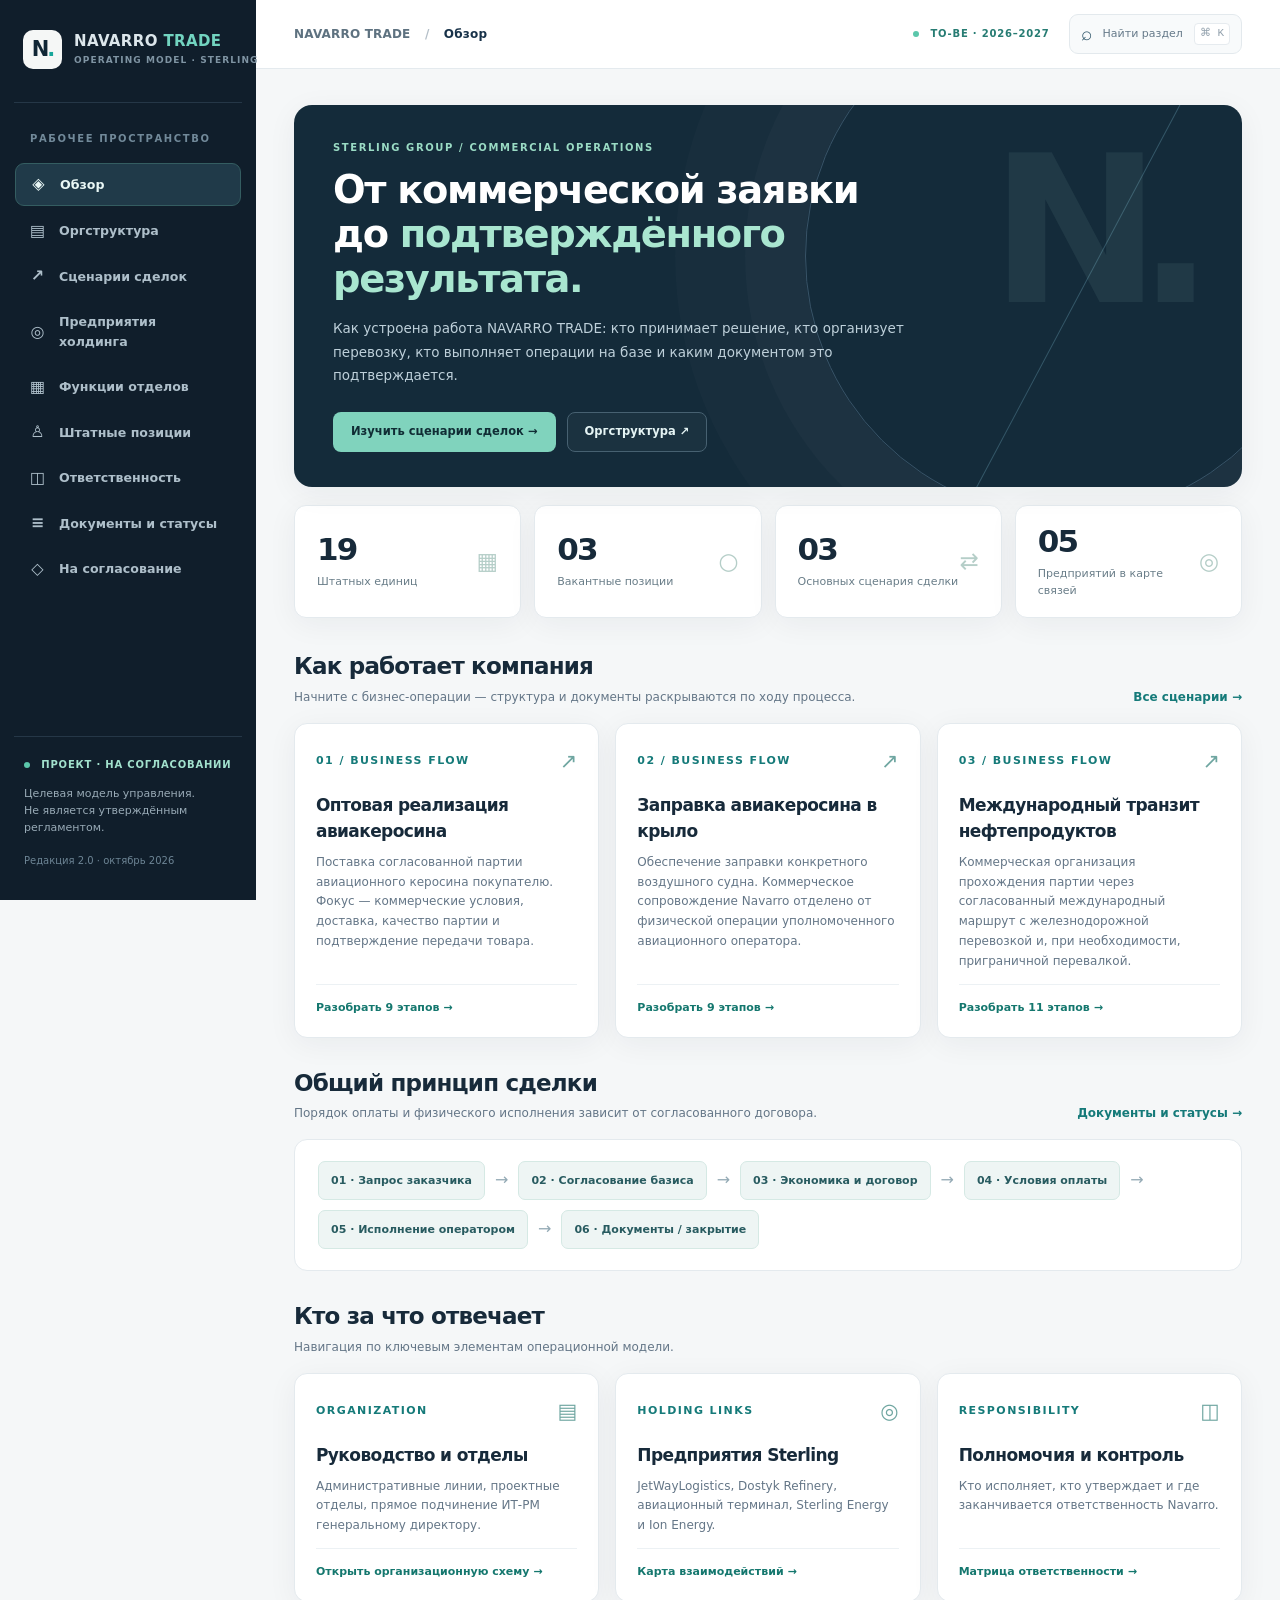
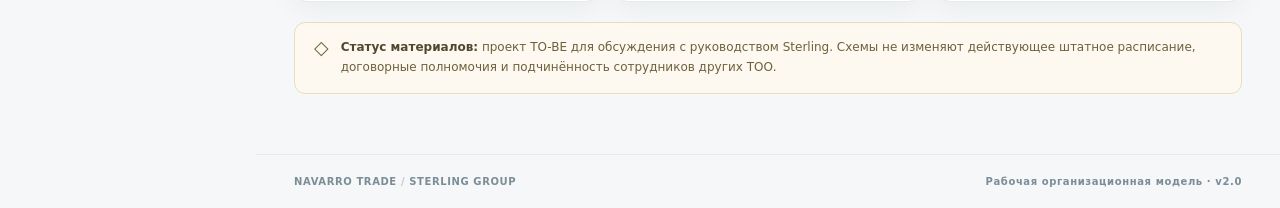
<file: index.html>
<!doctype html>
<html lang="ru">
<head>
<meta charset="utf-8"><meta name="viewport" content="width=device-width,initial-scale=1">
<meta name="theme-color" content="#101e2b"><meta name="description" content="NAVARRO TRADE — проект операционной модели: оргструктура, реальные сценарии сделок, межфирменные процессы и ответственность.">
<title>NAVARRO TRADE — Operating Model</title>
<link rel="icon" href="assets/favicon.svg" type="image/svg+xml">
<link rel="stylesheet" href="assets/style.css?v=20261020-org21">
</head>
<body>
<div class="app" id="app">
 <aside class="sidebar" id="sidebar">
   <a class="brand" href="#/"><span class="brand-icon">N<span>.</span></span><span class="brand-lockup">NAVARRO <strong>TRADE</strong><small>OPERATING MODEL · STERLING</small></span></a>
   <div class="nav-label">РАБОЧЕЕ ПРОСТРАНСТВО</div>
   <nav id="nav" aria-label="Разделы сайта"></nav>
   <div class="sidebar-foot"><div class="side-label"><i></i> ПРОЕКТ · НА СОГЛАСОВАНИИ</div><p>Целевая модель управления.<br>Не является утверждённым регламентом.</p><small>Редакция 2.0 · октябрь 2026</small></div>
 </aside>
 <div class="sidebar-shade" id="sidebar-shade" hidden></div>
 <div class="main-wrap">
   <header class="topbar">
     <div class="top-left"><button id="menu-toggle" class="icon-btn only-mobile" aria-label="Открыть меню">☰</button><span class="breadcrumb">NAVARRO TRADE <span class="crumb-sep">/</span> <span id="crumb">Обзор</span></span></div>
     <div class="top-right"><span class="draft-tag"><span class="draft-dot"></span> TO-BE · 2026–2027</span><button class="search-trigger" id="search-toggle" aria-label="Поиск по сайту"><span class="search-icon">⌕</span><span>Найти раздел</span><kbd>⌘ K</kbd></button></div>
   </header>
   <main id="page" tabindex="-1"></main>
   <footer class="footer"><span>NAVARRO TRADE <span class="muted">/</span> STERLING GROUP</span><span>Рабочая организационная модель · <strong>v2.0</strong></span></footer>
 </div>
</div>
<div class="search-modal" id="search-modal" hidden><div class="search-box" role="dialog" aria-modal="true" aria-label="Поиск"><div class="search-head"><span>⌕</span><input id="search-input" type="search" placeholder="Поиск по отделам, процессам, компаниям…" autocomplete="off"><button id="search-close" aria-label="Закрыть поиск">ESC</button></div><div id="search-results" class="search-results"></div><div class="search-bottom">Enter — открыть первый результат · Esc — закрыть</div></div></div>
<script src="assets/data.js"></script><script src="assets/app.js?v=20261020-org21"></script>
</body>
</html>
</file>
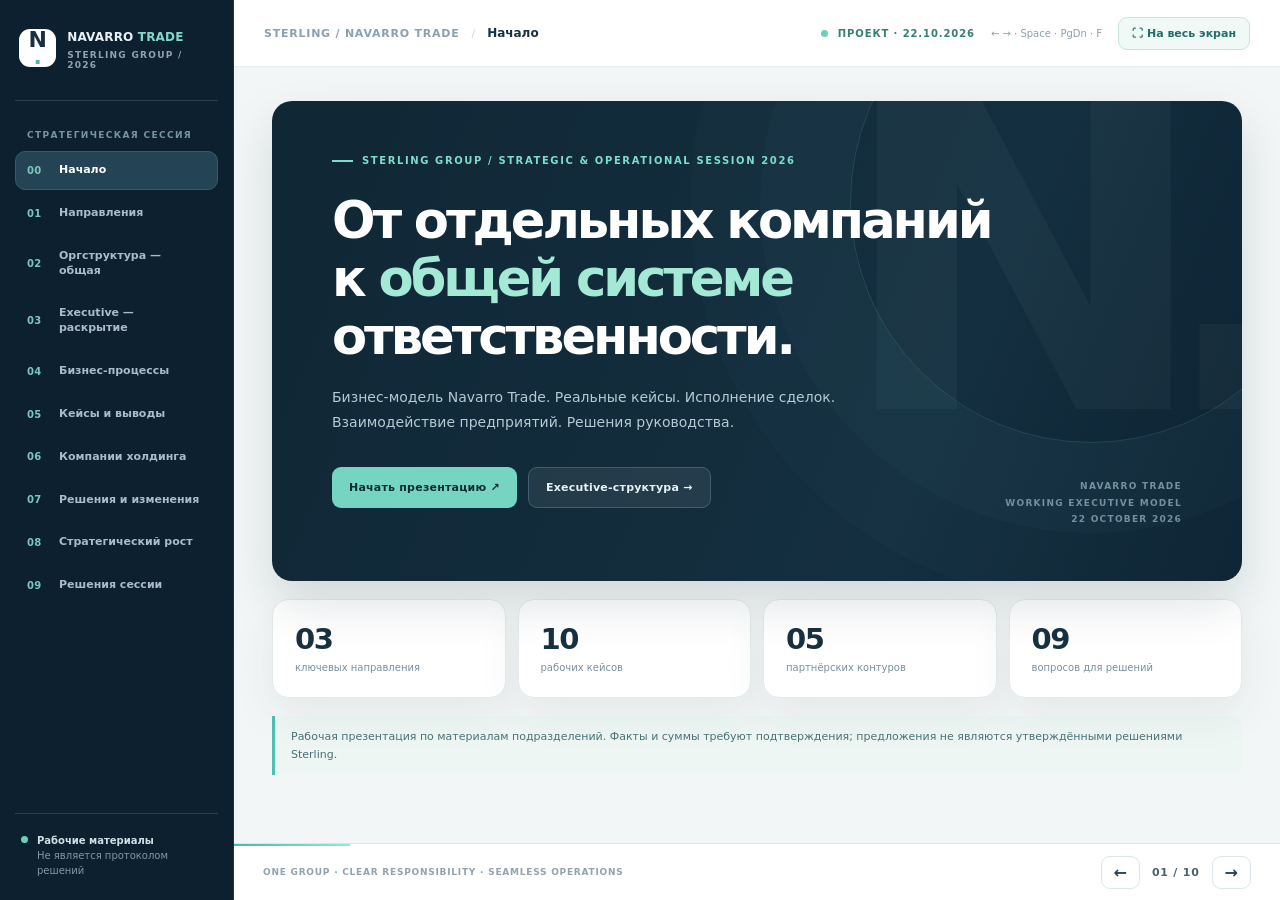
<file: session-v5/index.html>
<!doctype html>
<html lang="ru">
<head>
  <meta charset="utf-8">
  <meta name="viewport" content="width=device-width, initial-scale=1">
  <meta name="theme-color" content="#102333">
  <meta name="description" content="NAVARRO TRADE — интерактивная презентация к стратегической и операционной сессии Sterling Group. Рабочий проект.">
  <title>NAVARRO TRADE / Sterling Strategy Session · v5.0</title>
  <link rel="icon" href="assets/favicon.svg" type="image/svg+xml">
  <link rel="stylesheet" href="assets/style.css?v=5.0">
</head>
<body>
  <div class="shell">
    <aside class="side" id="side">
      <div class="brand"><span class="logo">N<span>·</span></span><span><b>NAVARRO <em>TRADE</em></b><small>STERLING GROUP / 2026</small></span></div>
      <div class="sidecaption">СТРАТЕГИЧЕСКАЯ СЕССИЯ</div>
      <nav class="sidenav" id="sidenav" aria-label="Разделы презентации"></nav>
      <div class="sidefooter"><div class="live-dot"></div><span>Рабочие материалы<br><small>Не является протоколом решений</small></span></div>
    </aside>
    <main class="work">
      <header class="top">
        <div class="top-title"><button id="mobile-nav" class="mobile-nav" aria-label="Открыть меню">☰</button><span class="path">STERLING / NAVARRO TRADE</span><span class="bar">/</span><b id="chapter">Обзор</b></div>
        <div class="top-right"><span class="top-status"><i></i> ПРОЕКТ · 22.10.2026</span><span class="keyhint">← → · Space · PgDn · F</span><button id="fullscreen" class="full-button" type="button" aria-label="Полноэкранный режим" aria-pressed="false">⛶  На весь экран</button></div>
      </header>
      <div id="page" class="page"></div>
      <footer class="footbar"><span class="footmark">ONE GROUP <i>·</i> CLEAR RESPONSIBILITY <i>·</i> SEAMLESS OPERATIONS</span><div class="stepbar"><button id="prev" aria-label="Предыдущий раздел">←</button><span id="count">01 / 10</span><button id="next" aria-label="Следующий раздел">→</button></div></footer>
    </main>
  </div>
  <!-- v5.0: enlarged case-inspection window, independent from bottom slide navigation -->
  <div class="detail-zoom" id="detail-zoom" role="dialog" aria-modal="true" aria-label="Подробный разбор" hidden>
    <div class="detail-backdrop" data-detail-close></div>
    <section class="detail-window" aria-labelledby="detail-title">
      <div class="detail-tools"><span class="focus-mark">N. / EXECUTIVE INSIGHTS</span><span class="focus-hint">РАЗБОР НА ОДНОМ ЭКРАНЕ</span><button type="button" class="detail-close" data-detail-close aria-label="Закрыть подробности">✕ <span>К схеме</span></button></div>
      <div class="detail-mainhead"><div class="detail-kicker" id="detail-topic"></div><h2 id="detail-title"></h2><p id="detail-subtitle"></p></div>
      <div class="detail-content"><div class="detail-columns"></div></div>
      <div class="detail-source" hidden></div>
      <div class="detail-bottom"><span>STERLING GROUP / NAVARRO TRADE · РАБОЧИЕ МАТЕРИАЛЫ</span><span>Esc — вернуться к слайду</span></div>
    </section>
  </div>
  <div class="toast" id="toast" role="status"></div>
  <script src="assets/data.js?v=5.0"></script>
  <script src="assets/app.js?v=5.0"></script>
</body>
</html>
</file>
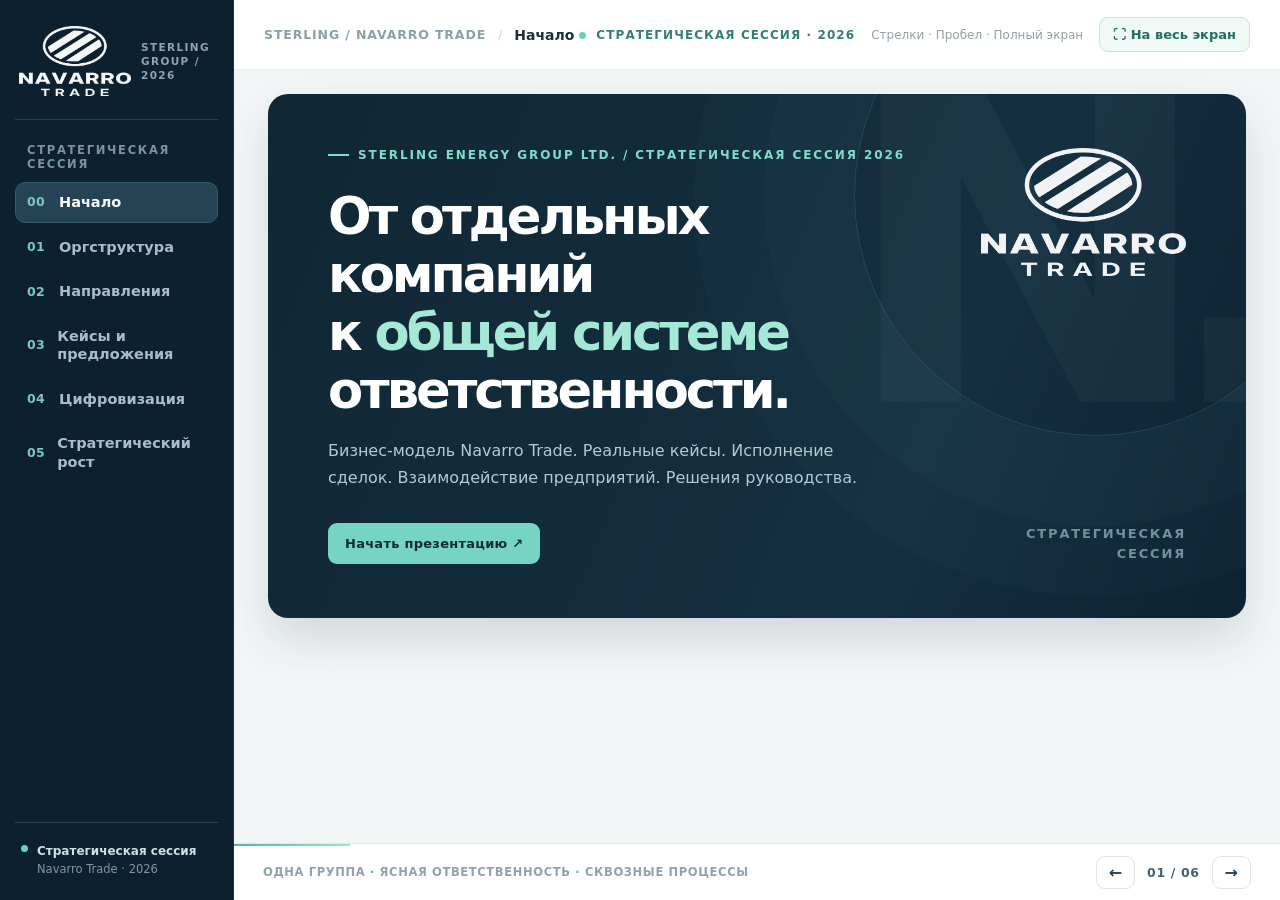
<file: session-v6/index.html>
<!doctype html>
<html lang="ru">
<head>
  <meta charset="utf-8">
  <meta name="viewport" content="width=device-width, initial-scale=1">
  <meta name="theme-color" content="#102333">
  <meta name="description" content="NAVARRO TRADE — интерактивная презентация к стратегической и операционной сессии Sterling Group.">
  <title>NAVARRO TRADE / Стратегическая сессия Sterling · v6.9</title>
  <link rel="icon" href="assets/favicon.svg" type="image/svg+xml">
  <link rel="stylesheet" href="assets/style.css?v=6.9-session70">
</head>
<body>
  <div class="shell">
    <aside class="side" id="side">
      <div class="brand"><img class="brand-logo" src="../session/assets/navarro-logo.png" alt="NAVARRO TRADE"><span><small>STERLING GROUP / 2026</small></span></div>
      <div class="sidecaption">СТРАТЕГИЧЕСКАЯ СЕССИЯ</div>
      <nav class="sidenav" id="sidenav" aria-label="Разделы презентации"></nav>
      <div class="sidefooter"><div class="live-dot"></div><span>Стратегическая сессия<br><small>Navarro Trade · 2026</small></span></div>
    </aside>
    <main class="work">
      <header class="top">
        <div class="top-title"><button id="mobile-nav" class="mobile-nav" aria-label="Открыть меню">☰</button><span class="path">STERLING / NAVARRO TRADE</span><span class="bar">/</span><b id="chapter">Обзор</b></div>
        <div class="top-right"><span class="top-status"><i></i> СТРАТЕГИЧЕСКАЯ СЕССИЯ · 2026</span><span class="keyhint">Стрелки · Пробел · Полный экран</span><button id="fullscreen" class="full-button" type="button" aria-label="Полноэкранный режим" aria-pressed="false">⛶  На весь экран</button></div>
      </header>
      <div id="page" class="page"></div>
      <footer class="footbar"><span class="footmark">ОДНА ГРУППА <i>·</i> ЯСНАЯ ОТВЕТСТВЕННОСТЬ <i>·</i> СКВОЗНЫЕ ПРОЦЕССЫ</span><div class="stepbar"><button id="prev" aria-label="Предыдущий раздел">←</button><span id="count">01 / 06</span><button id="next" aria-label="Следующий раздел">→</button></div></footer>
    </main>
  </div>
  <!-- v6.1: full-height modal layouts with presentation-scale typography -->
  <div class="detail-zoom" id="detail-zoom" role="dialog" aria-modal="true" aria-label="Подробный разбор" hidden>
    <div class="detail-backdrop" data-detail-close></div>
    <section class="detail-window" aria-labelledby="detail-title">
      <div class="detail-tools"><span class="focus-mark">N. / УПРАВЛЕНЧЕСКИЙ РАЗБОР</span><span class="focus-hint">РАЗБОР НА ОДНОМ ЭКРАНЕ</span><button type="button" class="detail-close" data-detail-close aria-label="Закрыть подробности">✕ <span>К схеме</span></button></div>
      <div class="detail-mainhead"><div class="detail-kicker" id="detail-topic"></div><h2 id="detail-title"></h2><p id="detail-subtitle"></p></div>
      <div class="detail-content"><div class="detail-columns"></div></div>
      <div class="detail-source" hidden></div>
      <div class="detail-bottom"><span>STERLING GROUP / NAVARRO TRADE</span><span>КЕЙС · ПОСЛЕДСТВИЯ · РЕШЕНИЕ · ОТВЕТСТВЕННЫЙ</span></div>
    </section>
  </div>
  <div class="toast" id="toast" role="status"></div>
  <script src="assets/data.js?v=6.9-session70"></script>
  <script src="assets/app.js?v=6.9-session70"></script>
</body>
</html>
</file>
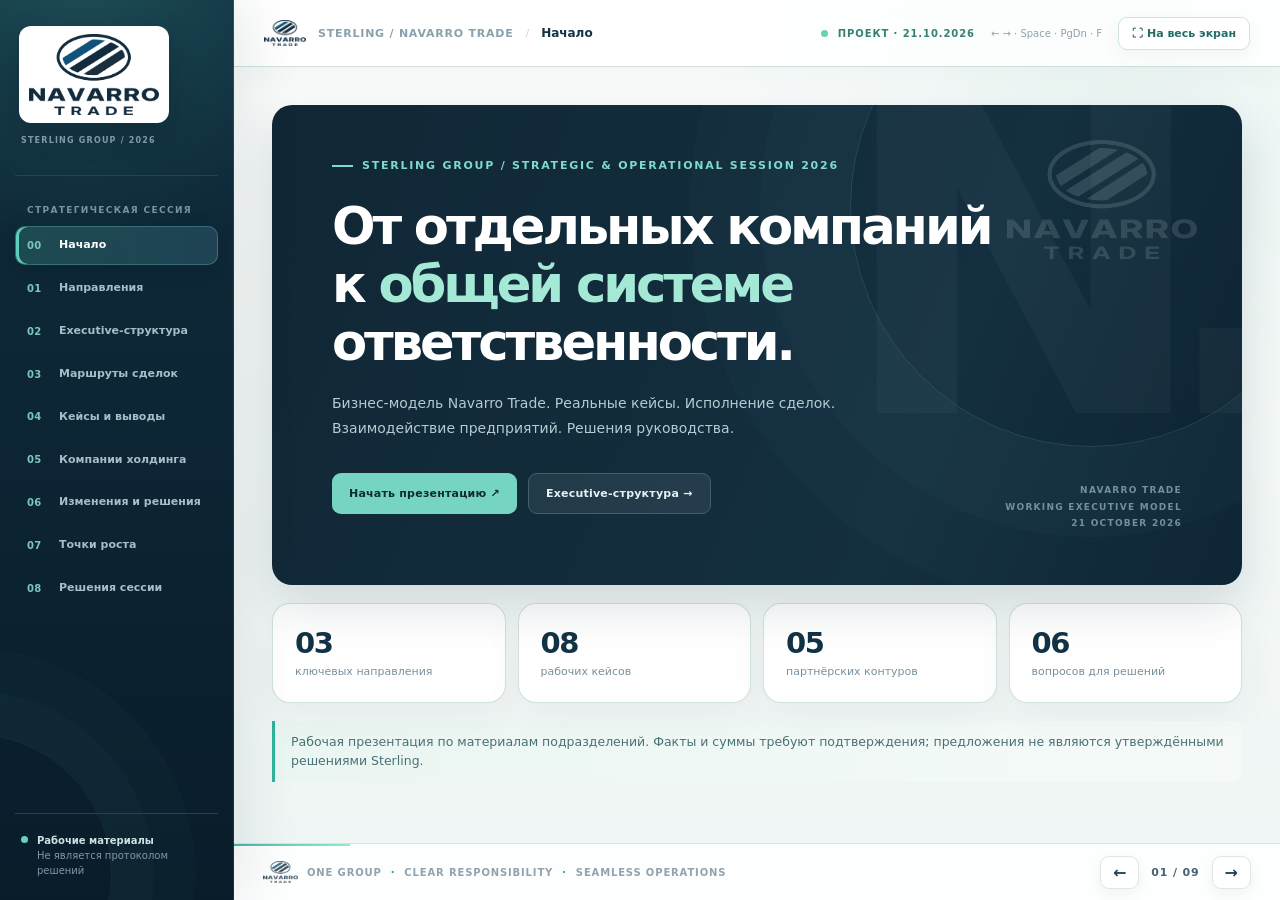
<file: session/index.html>
<!doctype html>
<html lang="ru">
<head>
  <meta charset="utf-8">
  <meta name="viewport" content="width=device-width, initial-scale=1">
  <meta name="theme-color" content="#102333">
  <meta name="description" content="NAVARRO TRADE — интерактивная презентация к стратегической и операционной сессии Sterling Group. Рабочий проект.">
  <title>NAVARRO TRADE / Sterling Strategy Session · v4.7</title>
  <link rel="icon" href="assets/favicon.svg" type="image/svg+xml">
  <link rel="stylesheet" href="assets/style.css?v=4.7">
</head>
<body>
  <div class="shell">
    <aside class="side" id="side">
      <div class="brand"><img class="brand-logo" src="assets/navarro-logo.png" alt="NAVARRO TRADE"><small>STERLING GROUP / 2026</small></div>
      <div class="sidecaption">СТРАТЕГИЧЕСКАЯ СЕССИЯ</div>
      <nav class="sidenav" id="sidenav" aria-label="Разделы презентации"></nav>
      <div class="sidefooter"><div class="live-dot"></div><span>Рабочие материалы<br><small>Не является протоколом решений</small></span></div>
    </aside>
    <main class="work">
      <header class="top">
        <div class="top-title"><button id="mobile-nav" class="mobile-nav" aria-label="Открыть меню" aria-expanded="false">☰</button><img class="top-logo" src="assets/navarro-logo.png" alt=""><span class="path">STERLING / NAVARRO TRADE</span><span class="bar">/</span><b id="chapter">Обзор</b></div>
        <div class="top-right"><span class="top-status"><i></i> ПРОЕКТ · 21.10.2026</span><span class="keyhint">← → · Space · PgDn · F</span><button id="fullscreen" class="full-button" type="button" aria-label="Полноэкранный режим" aria-pressed="false">⛶  На весь экран</button></div>
      </header>
      <div id="page" class="page"></div>
      <footer class="footbar"><span class="footmark"><img class="foot-logo" src="assets/navarro-logo.png" alt="">ONE GROUP <i>·</i> CLEAR RESPONSIBILITY <i>·</i> SEAMLESS OPERATIONS</span><div class="stepbar"><button id="prev" aria-label="Предыдущий раздел">←</button><span id="count">01 / 09</span><button id="next" aria-label="Следующий раздел">→</button></div></footer>
    </main>
  </div>
  <!-- v4.3: accessible executive insight window, independent from bottom slide navigation -->
  <div class="detail-zoom" id="detail-zoom" hidden>
    <div class="detail-backdrop" data-detail-close></div>
    <section class="detail-window" role="dialog" aria-modal="true" aria-labelledby="detail-title" aria-describedby="detail-subtitle" tabindex="-1">
      <aside class="detail-rail" aria-hidden="true">
        <img class="detail-rail-logo" src="assets/navarro-logo.png" alt="">
        <span class="detail-rail-mark">N.</span>
        <span class="detail-rail-line"></span>
        <span class="detail-rail-context" id="detail-context-mark">INSIGHT</span>
      </aside>
      <div class="detail-stage">
        <div class="detail-tools"><span class="focus-mark"><i></i> EXECUTIVE INSIGHT</span><span class="focus-hint">РАЗБОР КЕЙСА</span><button type="button" class="detail-close" data-detail-close aria-label="Закрыть подробный разбор"><span aria-hidden="true">←</span><span>Вернуться к схеме</span></button></div>
        <div class="detail-mainhead"><div class="detail-meta"><div class="detail-kicker" id="detail-topic"></div><span class="detail-metric" id="detail-metric" hidden></span></div><h2 id="detail-title"></h2><p id="detail-subtitle"></p></div>
        <div class="detail-content"><div class="detail-columns"></div></div>
        <div class="detail-source" hidden></div>
        <div class="detail-bottom"><span>STERLING GROUP / NAVARRO TRADE · РАБОЧИЕ МАТЕРИАЛЫ</span><span>Esc — закрыть · Tab — навигация</span></div>
      </div>
    </section>
  </div>
  <div class="toast" id="toast" role="status"></div>
  <script src="assets/data.js?v=4.7"></script>
  <script src="assets/app.js?v=4.7"></script>
</body>
</html>
</file>
<file: assets/style.css>
:root{--ink:#172a3a;--muted:#647687;--paper:#f5f7f8;--white:#fff;--nav:#101e2b;--nav2:#192c3d;--line:#e4eaee;--aqua:#157a79;--mint:#bde9dc;--sun:#edba73;--blue:#39799f;--rad:14px;--shadow:0 6px 30px rgba(22,39,50,.055);font-family:Inter,ui-sans-serif,system-ui,-apple-system,'Segoe UI',Arial,sans-serif;font-synthesis:none;color:var(--ink);background:var(--paper)}*{box-sizing:border-box}html{scroll-behavior:smooth}body{margin:0;font-size:14px;line-height:1.55}a{color:inherit;text-decoration:none}button,input,select{font:inherit}button{cursor:pointer}button:focus-visible,a:focus-visible,input:focus-visible{outline:3px solid #74d1ca;outline-offset:2px}h1,h2,h3,h4,p{margin-top:0}h1,h2,h3{letter-spacing:-.035em}h1{font-size:clamp(28px,3vw,41px);line-height:1.18;margin-bottom:16px;font-weight:750}h2{font-size:23px;line-height:1.3}h3{font-size:17px}.app{display:flex;min-height:100vh}.sidebar{width:256px;flex:0 0 256px;background:var(--nav);color:#dce6eb;height:100vh;position:sticky;top:0;display:flex;flex-direction:column;padding:25px 14px;z-index:40}.brand{display:flex;gap:12px;align-items:center;padding:5px 9px 33px;border-bottom:1px solid #253747}.brand-icon{background:#f5f7f6;color:#102635;width:39px;height:39px;border-radius:10px;display:flex;align-items:center;justify-content:center;font-size:21px;font-weight:900;letter-spacing:-.1em;flex-shrink:0}.brand-icon span{color:#18a69a}.brand-lockup{font-size:15px;font-weight:780;white-space:nowrap;line-height:1.1;letter-spacing:.025em}.brand-lockup strong{color:#72d4c0}.brand-lockup small{display:block;color:#7f94a3;font-size:9px;letter-spacing:.12em;margin-top:6px;font-weight:600}.nav-label{padding:28px 16px 12px;color:#718999;font-size:10px;letter-spacing:.16em;font-weight:750}.nav-item{display:flex;align-items:center;gap:12px;color:#aebfca;padding:11px 13px;margin:4px 1px;border-radius:9px;transition:.2s;font-size:12.6px;font-weight:570}.nav-item:hover{background:#1a3042;color:#fff}.nav-item.active{background:#203a49;color:#e9f7f5;border:1px solid #345d61}.nav-icon{width:19px;text-align:center;font-size:16px;line-height:1}.sidebar-foot{margin-top:auto;border-top:1px solid #253747;padding:20px 10px 4px}.side-label{font-size:10px;letter-spacing:.08em;font-weight:760;color:#a2e1cd}.side-label i,.draft-dot{display:inline-block;width:6px;height:6px;border-radius:50%;background:#5bc7ab;margin-right:7px}.sidebar-foot p{font-size:11px;color:#98aab6;margin:13px 0}.sidebar-foot small{color:#6d8595;font-size:10px}.main-wrap{min-width:0;flex:1;display:flex;flex-direction:column}.topbar{height:69px;background:rgba(255,255,255,.96);border-bottom:1px solid var(--line);display:flex;justify-content:space-between;align-items:center;padding:0 38px;position:sticky;top:0;z-index:25;backdrop-filter:blur(12px)}.breadcrumb{font-size:12px;font-weight:650;letter-spacing:.016em;color:#5e7280}.crumb-sep{margin:0 10px;color:#b4bfc8}#crumb{color:#183249}.top-right{display:flex;gap:19px;align-items:center}.draft-tag{font-size:10px;font-weight:760;letter-spacing:.08em;color:#277c73;white-space:nowrap}.search-trigger{border:1px solid #e3e9ed;background:#f8fafb;color:#657989;padding:8px 11px;display:flex;align-items:center;gap:11px;border-radius:9px;font-size:11px}.search-icon{font-size:19px;line-height:1;color:#31576b}.search-trigger kbd{color:#91a0ac;background:white;border:1px solid #e6ebef;padding:1px 5px;border-radius:4px}.only-mobile{display:none}.icon-btn{border:0;background:transparent;font-size:21px}#page{padding:36px 38px 60px;max-width:1620px;width:100%;margin:0 auto;flex:1}.footer{padding:19px 38px;border-top:1px solid var(--line);color:#7c8d98;display:flex;justify-content:space-between;font-size:10px;letter-spacing:.06em;font-weight:650}.footer .muted{color:#bcc6ce}.eyebrow{font-size:10px;font-weight:780;letter-spacing:.16em;color:var(--aqua);margin-bottom:12px}.page-heading{display:flex;align-items:flex-end;justify-content:space-between;gap:20px;margin-bottom:26px}.page-heading p{max-width:770px;color:var(--muted);line-height:1.75;font-size:13px;margin-bottom:0}.page-heading h1{margin-bottom:10px}.ghost-link{color:var(--aqua);font-size:12px;font-weight:700;white-space:nowrap}.ghost-link:hover{text-decoration:underline}.hero{background:#142b3a;color:white;min-height:292px;border-radius:18px;padding:35px 39px;position:relative;overflow:hidden;display:flex;align-items:center;box-shadow:var(--shadow)}.hero:after{content:"";width:520px;height:520px;position:absolute;right:-85px;top:-110px;border:1px solid #385367;border-radius:50%;box-shadow:0 0 0 60px rgba(255,255,255,.02),0 0 0 130px rgba(255,255,255,.014);pointer-events:none}.hero:before{content:"";position:absolute;right:152px;top:-80px;width:1px;height:500px;transform:rotate(28deg);background:#345768}.hero-content{position:relative;z-index:2;max-width:660px}.hero .eyebrow{color:#9adbc4}.hero h1{font-size:clamp(31px,3vw,47px);line-height:1.16;margin-bottom:16px}.hero h1 em{font-style:normal;color:#a9e6d0}.hero p{font-size:13.5px;color:#bed0da;max-width:580px;line-height:1.75;margin-bottom:24px}.btns{display:flex;gap:11px;flex-wrap:wrap}.btn{display:inline-flex;align-items:center;gap:12px;padding:10px 17px;border:1px solid transparent;border-radius:8px;font-size:11.5px;font-weight:740;transition:.16s}.btn.primary{background:#80d3bd;color:#102d35}.btn.primary:hover{background:#a6e5d5}.btn.outline{border-color:#476171;color:#e5f4f4;background:rgba(255,255,255,.03)}.btn.outline:hover{background:#284656}.hero-mark{font-size:clamp(130px,16vw,240px);line-height:1;position:absolute;right:52px;top:24px;color:rgba(178,224,218,.08);font-weight:950;letter-spacing:-.12em;user-select:none}.stats{display:grid;grid-template-columns:repeat(4,minmax(0,1fr));gap:13px;margin:18px 0 34px}.stat{border:1px solid var(--line);background:white;padding:18px 22px;border-radius:12px;display:flex;justify-content:space-between;align-items:center;min-height:95px;box-shadow:var(--shadow)}.stat strong{font-size:31px;display:block;font-weight:780;line-height:1.1;letter-spacing:-.06em}.stat small{color:#697d88;display:block;font-size:11px;margin-top:7px}.stat i{font-style:normal;font-size:23px;color:#b5cec8}.section-label{display:flex;align-items:flex-end;justify-content:space-between;gap:14px;margin:31px 0 16px}.section-label h2{margin:0}.section-label p{color:var(--muted);font-size:12px;margin:6px 0 0}.card-grid{display:grid;gap:16px}.cols-3{grid-template-columns:repeat(3,minmax(0,1fr))}.cols-2{grid-template-columns:repeat(2,minmax(0,1fr))}.feature{background:#fff;border:1px solid var(--line);border-radius:13px;padding:21px;box-shadow:var(--shadow);transition:.18s;display:flex;flex-direction:column;min-height:195px}.feature:hover,.hoverable:hover{box-shadow:0 14px 36px rgba(18,46,61,.1);border-color:#b8d3d0;transform:translateY(-1px)}.feature-top{display:flex;align-items:center;justify-content:space-between}.feature-num{font-size:11px;font-weight:800;color:var(--aqua);letter-spacing:.13em}.feature-ico{font-size:21px;color:#6fa6a1}.feature h3{margin:15px 0 8px;font-size:17px}.feature p{font-size:12px;color:var(--muted);line-height:1.65;flex:1}.feature-footer{border-top:1px solid #ecf1f4;padding-top:14px;font-size:11px;font-weight:750;color:#14776e}.mini-process{background:#fff;border:1px solid var(--line);border-radius:13px;padding:21px 23px;display:flex;align-items:center;gap:10px;flex-wrap:wrap}.mini-pill{background:#eef5f4;border:1px solid #d5e9e4;padding:10px 12px;color:#285b60;font-weight:700;border-radius:7px;font-size:11px}.mini-arrow{color:#94aab5;font-size:16px}.muted{color:var(--muted)}.notice{display:flex;gap:12px;border:1px solid #ecdcc0;background:#fdf9f0;color:#6e603c;border-radius:11px;padding:15px 19px;font-size:12px;line-height:1.65;margin-top:20px}.notice strong{color:#51472f}.notice.blue{border-color:#d1e4ea;background:#f3f8fa;color:#476b7c}.notice .notice-symbol{font-size:19px;line-height:1}.pane{background:white;border:1px solid var(--line);border-radius:13px;padding:22px;box-shadow:var(--shadow)}.pane h3{margin-bottom:12px}.chip{display:inline-flex;border:1px solid #dce9e6;background:#f4faf8;color:#267469;border-radius:7px;padding:4px 9px;font-size:10px;letter-spacing:.02em;font-weight:750}.chip.gold{background:#fff8e9;border-color:#f0e0bc;color:#99621f}.chip.gray{background:#f4f7f9;border-color:#e0e7eb;color:#58707c}.chip.red{background:#fdf2f1;border-color:#f2d9d5;color:#a15044}.chips{display:flex;gap:7px;flex-wrap:wrap}.split{display:grid;grid-template-columns:minmax(0,1.65fr) minmax(270px,.85fr);gap:17px}.section-tabs{display:flex;gap:7px;flex-wrap:wrap;margin:0 0 19px}.tab{border:1px solid #dce6e8;background:#fff;padding:9px 13px;border-radius:8px;color:#5a7381;font-weight:690;font-size:11px}.tab:hover{border-color:#7bb9ac}.tab.active{border-color:#1b8075;color:#fff;background:#1f7e75}.metric-line{display:flex;gap:25px;align-items:center;flex-wrap:wrap;border-top:1px solid var(--line);padding-top:14px;margin-top:19px;font-size:11px;color:#64808a}.metric-line b{color:#183847}.inspector{position:sticky;top:89px;align-self:start}.inspector .subhead{color:var(--aqua);font-size:10px;letter-spacing:.14em;font-weight:800}.inspector h2{font-size:19px;margin:11px 0}.inspector p{color:#59727d;font-size:12px;line-height:1.75}.duty-list{padding:0;list-style:none;margin:16px 0}.duty-list li{position:relative;padding:8px 0 8px 22px;border-bottom:1px solid #eef2f4;font-size:12px;line-height:1.55}.duty-list li:before{position:absolute;left:1px;top:14px;content:"✓";color:#168578;font-weight:800;font-size:12px}.divider{height:1px;background:var(--line);margin:20px 0}.detail-label{font-size:10px;text-transform:uppercase;letter-spacing:.1em;color:#8ca0ac;font-weight:750;margin:17px 0 6px}.detail-val{font-size:12px;color:#345364;line-height:1.65}.org-wrap{position:relative;background:radial-gradient(#e7efee 1px, transparent 1px);background-size:19px 19px;border:1px solid var(--line);border-radius:13px;overflow:hidden;height:570px;box-shadow:var(--shadow);touch-action:none;cursor:grab}.org-wrap:active{cursor:grabbing}.org-svg{width:100%;height:100%;display:block;user-select:none}.org-toolbar{position:absolute;top:13px;left:13px;right:13px;display:flex;gap:7px;align-items:center;flex-wrap:wrap;pointer-events:none;z-index:4}.org-toolbar>*{pointer-events:auto}.org-toolbar button{background:white;border:1px solid #dce6e9;box-shadow:0 2px 9px #243c4514;color:#4c6574;border-radius:8px;padding:8px 11px;font-size:11px;font-weight:750}.org-toolbar button:hover{color:#117d75;border-color:#93c6bb}.org-toolbar .space{flex:1}.org-node{cursor:pointer}.org-node rect{fill:white;stroke:#cddde1;stroke-width:1.5}.org-node:hover rect,.org-node.selected rect{stroke:#168477;stroke-width:2.5}.org-node.level0 rect{fill:#173449;stroke:#173449}.org-node.level0 text{fill:#fff}.org-node.level1 rect{fill:#e4f2ef;stroke:#badbd3}.org-node.level1 text{fill:#22596a}.org-node.proposed rect{stroke-dasharray:5 4}.org-node tspan,.org-node text{pointer-events:none}.org-edge{fill:none;stroke:#a8bac4;stroke-width:2}.org-edge.function{stroke:#179386;stroke-dasharray:8 6;stroke-width:2.5}.org-legend{display:flex;gap:20px;flex-wrap:wrap;font-size:10.5px;color:#70818c;margin-top:10px}.legend-line{display:inline-block;vertical-align:middle;width:24px;border-top:2px solid #9bafba;margin-right:7px}.legend-line.dashed{border-top:2px dashed #168e82}.org-hint{position:absolute;bottom:12px;left:13px;background:#fffffff0;border:1px solid #edf0f1;border-radius:7px;padding:6px 10px;font-size:10px;color:#6c8490;z-index:4}.big-list{display:grid;gap:11px}.dept-item{width:100%;text-align:left;display:flex;align-items:center;gap:16px;background:#fff;border:1px solid var(--line);border-radius:10px;padding:15px 17px}.dept-item:hover,.dept-item.selected{border-color:#84c9bb;background:#f5fbf9}.dept-icon{display:flex;align-items:center;justify-content:center;background:#ecf5f2;color:#257f74;border-radius:8px;width:41px;height:41px;flex-shrink:0;font-weight:800;font-size:14px}.dept-item h3{font-size:13px;margin:0 0 3px}.dept-item p{font-size:11px;color:#7b8e9a;margin:0}.dept-item .tail{margin-left:auto;color:#89a0ab;font-size:19px}.block-top{display:flex;align-items:center;justify-content:space-between;gap:12px;margin-bottom:14px}.block-top h2{margin:0;font-size:19px}.process-top{background:#162e40;color:white;border-radius:13px;padding:26px 29px;position:relative;overflow:hidden;margin-bottom:15px}.process-top:after{content:attr(data-mark);font-size:110px;line-height:1;position:absolute;right:30px;top:12px;font-weight:900;color:#ffffff10}.process-top .eyebrow{color:#9adfce}.process-top h2{color:white;font-size:27px;margin:0 0 8px;position:relative;z-index:2}.process-top p{font-size:12.5px;color:#bcd2dd;max-width:770px;line-height:1.7;margin-bottom:0;position:relative;z-index:2}.process-facts{display:grid;grid-template-columns:repeat(2,minmax(0,1fr));gap:12px;margin-bottom:22px}.fact{background:#fff;border:1px solid var(--line);border-radius:10px;padding:16px 18px}.fact b{font-size:11px;color:#87a0aa;text-transform:uppercase;letter-spacing:.075em;display:block;margin-bottom:7px}.fact span{font-weight:600;font-size:12px;line-height:1.6}.timeline{display:grid;grid-template-columns:260px minmax(0,1fr);gap:16px}.step-nav{display:flex;flex-direction:column;gap:7px}.step-btn{position:relative;display:flex;align-items:center;gap:12px;text-align:left;padding:13px 12px;background:white;border:1px solid var(--line);border-radius:10px;color:#355566;line-height:1.4;font-size:11.5px;font-weight:690}.step-btn span{background:#edf5f2;color:#267d71;border-radius:6px;padding:5px 6px;font-size:10px;font-weight:800;min-width:30px;text-align:center}.step-btn.active{border-color:#378f84;background:#eaf5f0}.step-btn:hover{border-color:#8cc7bd}.step-detail{min-height:390px}.step-detail .step-counter{font-size:11px;color:#137969;font-weight:800;letter-spacing:.08em}.step-detail h2{font-size:25px;margin:9px 0 17px}.fieldgrid{display:grid;grid-template-columns:repeat(2,minmax(0,1fr));gap:12px;margin:22px 0}.field{background:#f5f9fa;border:1px solid #e4eff0;border-radius:9px;padding:15px}.field b{display:block;font-size:10px;color:#718995;text-transform:uppercase;letter-spacing:.08em;margin-bottom:7px}.field span{font-size:12px;color:#34576a;line-height:1.7}.nextstep{border-top:1px solid var(--line);padding-top:15px;display:flex;justify-content:space-between;align-items:center;gap:8px}.nextstep button{border:1px solid #d3e6e2;border-radius:8px;background:#eaf6f3;color:#1f776a;font-size:11px;font-weight:800;padding:9px 15px}.payment-row{background:#fff;border:1px solid #dae7e5;border-radius:11px;margin-top:19px;padding:19px}.payment-row h3{margin-bottom:7px}.payment-options{display:flex;gap:8px;flex-wrap:wrap}.payment-opt{border:1px solid #d6e4e2;background:#f7faf9;color:#3e6c69;border-radius:7px;padding:9px 12px;font-size:11px;font-weight:700}.payment-opt.active{color:white;background:#227e74;border-color:#227e74}.payment-explain{color:#4c6b75;font-size:12px;margin-top:13px}.company-layout{display:grid;grid-template-columns:minmax(0,1.15fr) minmax(300px,1fr);gap:18px}.holding-view{background:#fff;border:1px solid var(--line);border-radius:13px;padding:22px}.holding-top{display:flex;align-items:center;justify-content:space-between;flex-wrap:wrap;gap:7px;margin-bottom:20px}.holding-ring{position:relative;min-height:490px;display:grid;grid-template-columns:1fr 1fr;gap:14px;align-items:stretch}.holding-ring:before{content:"";position:absolute;z-index:0;top:50%;bottom:0;left:50%;height:2px;transform:translate(-50%,-50%);width:70%;background:#ccdedf}.holding-center{grid-column:1/-1;background:#173b47;border-radius:11px;color:white;padding:20px;text-align:center;position:relative;z-index:1;max-width:350px;width:100%;margin:3px auto}.holding-center strong{font-size:19px;display:block}.holding-center small{color:#9dcec5;letter-spacing:.12em;font-weight:750}.company-tile{background:#f9fbfb;border:1px solid #e1ebed;border-radius:10px;padding:15px;text-align:left;position:relative;z-index:1;display:flex;align-items:center;gap:12px;min-height:75px}.company-tile:hover,.company-tile.selected{border-color:#258b7d;background:#eaf6f2}.company-tile .org-symbol{display:flex;align-items:center;justify-content:center;background:#e4f0ed;width:32px;height:32px;border-radius:8px;font-weight:800;color:#2e7972;flex-shrink:0}.company-tile strong{font-size:12px;line-height:1.3;display:block}.company-tile small{font-size:10px;color:#718a94;display:block;line-height:1.4;margin-top:3px}.matrix{border:1px solid var(--line);border-radius:12px;overflow:hidden;background:#fff}.matrix table{width:100%;border-collapse:collapse;font-size:11.5px;text-align:left}.matrix th{background:#f2f7f8;color:#5d7581;font-size:10px;text-transform:uppercase;letter-spacing:.08em;padding:13px}.matrix td{padding:14px 13px;line-height:1.55;border-top:1px solid #eaf0f3;vertical-align:top;color:#345363}.matrix tr:hover td{background:#fbfdfd}.stack{display:grid;gap:15px}.staff-filters{display:flex;gap:8px;flex-wrap:wrap;margin-bottom:16px}.staff-table-card{background:white;border:1px solid var(--line);border-radius:13px;overflow:hidden}.staff-row{display:grid;grid-template-columns:34px minmax(180px,1.3fr) minmax(140px,1fr) minmax(200px,2fr) 80px;gap:12px;align-items:center;padding:13px 19px;border-bottom:1px solid #eef2f5;font-size:11.5px}.staff-row:last-child{border-bottom:0}.staff-row.header{background:#f3f7f8;font-size:10px;text-transform:uppercase;letter-spacing:.09em;font-weight:800;color:#7c919b}.staff-row .idx{color:#92a4ac;font-size:10px;font-weight:700}.staff-row strong{font-size:12px}.staff-row small{color:#66808d;font-size:11px}.staff-row .state{color:#26786c;font-weight:800;font-size:10px}.staff-row .state.vacant{color:#a57429}.simple-list{display:grid;gap:10px}.doc-card{display:grid;grid-template-columns:1.2fr .9fr 1.4fr;gap:13px;background:#fff;border:1px solid var(--line);border-radius:9px;padding:15px;align-items:center;font-size:12px}.doc-card .doc-owner{color:#568193}.doc-card .doc-hint{color:#6c8290;font-size:11px}.doc-card strong{color:#223f50}.status-lanes{display:grid;grid-template-columns:repeat(5,minmax(0,1fr));gap:9px}.status-card{background:#fff;border:1px solid var(--line);border-radius:10px;padding:16px;position:relative}.status-card b{color:#168578;font-size:11px}.status-card h4{font-size:12px;margin:11px 0 7px}.status-card p{font-size:10.5px;color:#728b96;line-height:1.6;margin:0}.status-card small{display:block;color:#32687a;margin-top:12px;font-size:10px}.question{display:flex;align-items:flex-start;gap:14px;background:#fff;border:1px solid var(--line);padding:17px;border-radius:10px}.question .qno{font-size:12px;font-weight:800;color:#6f9395;border-radius:7px;background:#ecf4f3;padding:7px 10px}.question h3{font-size:13px;margin:0 0 6px;line-height:1.5}.question p{font-size:11px;color:#748993;margin:0}.linklike{border:0;background:none;color:var(--aqua);text-decoration:none;padding:0;font-weight:750}.linklike:hover{text-decoration:underline}.search-modal{position:fixed;inset:0;background:#0e2435af;z-index:90;display:flex;justify-content:center;align-items:flex-start;padding:12vh 16px 20px;backdrop-filter:blur(3px)}.search-modal[hidden]{display:none}.search-box{width:min(600px,100%);max-height:77vh;display:flex;flex-direction:column;border-radius:13px;overflow:hidden;box-shadow:0 30px 90px #07192366;background:white}.search-head{display:flex;align-items:center;gap:13px;padding:17px 20px;border-bottom:1px solid var(--line);color:#4e7889}.search-head span{font-size:24px}.search-head input{flex:1;min-width:0;font-size:14px;border:0;outline:0}.search-head button{border:1px solid var(--line);background:#f4f6f7;color:#91a0a8;border-radius:5px;font-size:10px;padding:5px}.search-results{overflow-y:auto;padding:9px}.search-result{display:block;width:100%;padding:12px 14px;text-align:left;border:0;border-radius:8px;background:transparent}.search-result:hover,.search-result:focus{background:#eef7f5}.search-result b{font-size:12px;color:#294e5c;display:block}.search-result small{color:#7e949c;font-size:10px}.search-bottom{border-top:1px solid var(--line);font-size:10px;color:#9daeb8;padding:10px 20px}.empty{color:#82949c;text-align:center;padding:26px;font-size:12px}.source-hint{font-size:11px;color:#7a929d}.small-head{font-size:13px;margin:0 0 13px}.separation{margin:24px 0;border:0;border-top:1px solid var(--line)}
@media(max-width:1250px){.sidebar{width:228px;flex-basis:228px}.topbar{padding:0 24px}#page{padding:28px 25px 50px}.cols-3{gap:11px}.company-layout{grid-template-columns:1fr}.holding-ring{min-height:310px}.holding-ring:before{width:65%}.stat{padding:17px 14px}.staff-row{grid-template-columns:28px minmax(150px,1.2fr) minmax(110px,1fr) minmax(160px,1.6fr) 65px}}
@media(max-width:920px){.sidebar{position:fixed;left:0;top:0;transform:translateX(-102%);transition:transform .2s;width:256px;height:100dvh}.sidebar.open{transform:translateX(0)}.sidebar-shade:not([hidden]){position:fixed;inset:0;background:#08213296;z-index:35}.only-mobile{display:inline-flex}.top-left{display:flex;gap:12px;align-items:center}.split{grid-template-columns:1fr}.inspector{position:static}.cols-3{grid-template-columns:repeat(2,minmax(0,1fr))}.stats{grid-template-columns:repeat(2,minmax(0,1fr))}.timeline{grid-template-columns:1fr}.step-nav{display:flex;overflow-x:auto;flex-direction:row;padding-bottom:8px}.step-btn{min-width:178px}.fieldgrid{grid-template-columns:repeat(2,minmax(0,1fr))}.status-lanes{grid-template-columns:repeat(3,minmax(0,1fr))}}
@media(max-width:620px){.topbar{height:60px;padding:0 16px}.top-right{gap:6px}.draft-tag{display:none}.search-trigger span:not(.search-icon),.search-trigger kbd{display:none}.search-trigger{padding:7px 12px}.breadcrumb{font-size:11px}#page{padding:20px 14px 40px}.footer{padding:17px 15px;flex-direction:column;gap:4px}.hero{padding:28px 23px;min-height:325px}.hero h1{font-size:29px}.hero p{font-size:12px}.hero-mark{right:20px;top:150px;font-size:180px}.stats{gap:9px;margin:12px 0 23px}.stat{padding:15px 13px;min-height:81px}.stat strong{font-size:26px}.stat small{font-size:10px}.cols-3,.cols-2,.process-facts{grid-template-columns:1fr}.page-heading{display:block}.page-heading h1{font-size:30px}.feature{min-height:160px}.process-top{padding:23px}.process-top h2{font-size:23px}.timeline{gap:12px}.step-detail{min-height:0}.step-detail h2{font-size:22px}.fieldgrid{grid-template-columns:1fr;gap:8px}.company-layout{display:block}.holding-view{margin-bottom:15px;padding:15px}.holding-ring{grid-template-columns:1fr 1fr;gap:8px;min-height:0}.holding-center{padding:15px}.holding-center strong{font-size:14px}.company-tile{padding:11px 9px;min-height:73px;gap:7px}.company-tile strong{font-size:10px}.company-tile small{font-size:9px}.company-tile .org-symbol{width:25px;height:25px;font-size:10px}.status-lanes{grid-template-columns:repeat(2,minmax(0,1fr))}.staff-row{grid-template-columns:22px 1fr 74px;padding:13px 12px;gap:8px}.staff-row .unit-col,.staff-row .purpose-col{display:none}.doc-card{grid-template-columns:1fr;gap:5px}.matrix{overflow-x:auto}.matrix table{min-width:650px}.org-wrap{height:530px}.org-toolbar{top:8px;left:8px;right:8px}.org-toolbar button{padding:7px 8px}.mini-process{gap:7px}.mini-pill{font-size:10px;padding:7px}.notice{padding:13px}}
/* Readable top-level hierarchy, with detailed interactive canvas below. */
.org-summary{border:1px solid #dbe8e8;border-radius:13px;background:#fff;padding:16px 19px 15px;margin-bottom:17px;box-shadow:var(--shadow)}.org-ceo{display:flex;flex-direction:column;align-items:center;justify-content:center;text-align:center;gap:3px;width:min(350px,100%);margin:0 auto 18px;border:0;border-radius:10px;background:#173b4e;color:white;padding:13px 18px;position:relative}.org-ceo:after{content:"";position:absolute;width:2px;height:18px;background:#a9bfcc;bottom:-18px}.org-ceo small{font-size:9px;letter-spacing:.12em;color:#a2d4ce}.org-ceo strong{font-size:14px}.org-summary-row{display:grid;grid-template-columns:repeat(6,minmax(0,1fr));gap:9px}.org-summary-card{background:#f7faf9;border:1px solid #ddeae7;border-radius:8px;text-align:center;min-width:0;padding:13px 7px;min-height:85px}.org-summary-card:hover,.org-summary-card.selected{border-color:#48a393;background:#eaf6f0}.org-summary-card b{display:block;font-size:11px;line-height:1.45;color:#224a56}.org-summary-card span{display:block;color:#728b96;font-size:10px;line-height:1.4;margin-top:4px}.org-summary-note{display:flex;gap:14px;flex-wrap:wrap;margin-top:12px;border-top:1px solid #ecf1f1;padding-top:11px;font-size:10.8px;color:#5d7c86}.org-summary-note b{color:#1f5b60}@media(max-width:1150px){.org-summary-row{grid-template-columns:repeat(3,minmax(0,1fr))}}@media(max-width:620px){.org-summary-row{grid-template-columns:repeat(2,minmax(0,1fr))}.org-summary{padding:13px}.org-summary-card{min-height:75px}.org-summary-note{flex-direction:column;gap:6px}}
.staff-btn{font-family:inherit;color:inherit;border:0;border-bottom:1px solid #eef2f5;background:#fff;width:100%;text-align:left;cursor:pointer}.staff-btn:hover,.staff-btn.selected{background:#f0f8f5}.staff-btn.selected{box-shadow:inset 3px 0 #168676}.role-profile{scroll-margin-top:90px}.role-profile h2{font-size:21px;margin:3px 0 14px}

/* Clear reporting lanes (organization hierarchy v2.1). */
.org-zone rect{stroke-width:2;fill-opacity:.93}
.org-zone.zone-commercial rect{fill:#eff9f6;stroke:#b4dbd0}
.org-zone.zone-logistics rect{fill:#f2f7fb;stroke:#c4d8e8}
.org-zone.zone-finance rect{fill:#fff8ed;stroke:#ead7ad}
.org-zone-title{font-size:15px;font-weight:800;letter-spacing:.045em;fill:#27596a}
.zone-finance .org-zone-title{fill:#8c622c}
.org-zone-note{font-size:11.5px;fill:#577987}
.zone-finance .org-zone-note{fill:#8e7458}
.org-edge-commerce{stroke:#62a89a;stroke-width:2.2}
.org-edge-finance{stroke:#b9995b;stroke-width:2.2}
.org-edge-management{stroke:#9bafbb;stroke-width:2.1}
.org-function-caption{fill:#18867d;font-size:10.2px;font-weight:700}
.org-toolbar button{white-space:nowrap}
</file>
<file: session-v5/assets/style.css>
:root{--navy:#102332;--navy2:#192f40;--teal:#48bca9;--mint:#b1efe1;--ink:#183141;--muted:#657989;--line:#dce5e6;--paper:#f3f6f6;--white:#fff;--gold:#b9a377;--shadow:0 16px 44px rgba(25,51,67,.07);--rad:16px}
*{box-sizing:border-box}html,body{margin:0;height:100%;overflow:hidden;font-family:'Manrope','DM Sans',system-ui,-apple-system,sans-serif;color:var(--ink);background:var(--paper)}button,input,textarea{font:inherit}button{cursor:pointer}a{text-decoration:none;color:inherit}button:focus-visible,a:focus-visible{outline:3px solid #39bba6;outline-offset:3px}
.shell{height:100dvh;display:flex}.side{width:234px;min-width:234px;background:#0c2030;color:#eaf1f4;display:flex;flex-direction:column;padding:26px 15px 22px;z-index:20;border-right:1px solid rgba(255,255,255,.08)}.brand{display:flex;align-items:center;gap:11px;padding:0 4px 30px;border-bottom:1px solid #2a414f}.logo{font-size:22px;font-weight:800;display:grid;place-items:center;background:#fff;border-radius:11px;width:38px;height:38px;color:#173044;line-height:1}.logo span{color:#47baa9}.brand b{font-size:12px;letter-spacing:.015em}.brand em{font-style:normal;color:#81d9ca}.brand small{display:block;font-size:9px;font-weight:700;color:#8ca5b3;letter-spacing:.14em;margin-top:5px}.sidecaption{font-weight:800;color:#7794a6;font-size:9px;letter-spacing:.15em;margin:29px 12px 11px}.sidenav{display:flex;flex-direction:column;gap:4px}.navlink{background:none;border:1px solid transparent;border-radius:10px;color:#a8bdc9;display:flex;align-items:center;gap:12px;text-align:left;padding:11px 11px;font-size:11px;line-height:1.35;font-weight:700;width:100%}.navlink:hover{color:#fff;background:#223b4c}.navlink.active{background:#244355;border-color:#365c69;color:#fff}.navno{font-weight:800;letter-spacing:.03em;color:#7bc7bd;font-size:10px;width:20px}.sidefooter{margin-top:auto;border-top:1px solid #2a4151;padding:19px 6px 0;display:flex;align-items:flex-start;gap:9px;color:#cee2e3;font-size:10px;font-weight:800;line-height:1.5}.sidefooter small{color:#8098a8;font-size:10px;font-weight:500}.live-dot,.top-status i{display:inline-block;width:7px;height:7px;background:#67d2b7;border-radius:50%;margin-top:3px;flex-shrink:0}.work{min-width:0;flex:1;display:flex;flex-direction:column}.top{height:67px;min-height:67px;background:#fff;display:flex;align-items:center;justify-content:space-between;border-bottom:1px solid #e7eeee;padding:0 30px}.top-title{display:flex;align-items:center;gap:12px;font-size:11px}.path{color:#8aa0ad;font-weight:800;letter-spacing:.07em}.bar{color:#cbd6dc}.top-title b{font-size:12px}.top-right{display:flex;gap:25px;align-items:center}.top-status{font-size:10px;color:#367f75;font-weight:800;letter-spacing:.09em}.top-status i{margin-right:5px}.keyhint{font-size:10px;color:#8da0ab}.page{flex:1;overflow-y:auto;overflow-x:hidden;scroll-behavior:smooth}.page-inner{max-width:1720px;margin:0 auto;padding:34px 38px 34px;min-height:100%;animation:appear .35s ease both}.footbar{height:57px;min-height:57px;display:flex;align-items:center;justify-content:space-between;border-top:1px solid #dde7e8;padding:0 29px;color:#90a3ae;font-size:9px;font-weight:800;letter-spacing:.085em;background:#fff}.footbar i{color:var(--teal);font-style:normal}.stepbar{display:flex;align-items:center;gap:12px;font-size:11px;color:#456275}.stepbar button{border:1px solid #dce5e9;border-radius:9px;background:#fff;color:#254358;padding:6px 12px;font-size:16px;font-weight:700}.stepbar button:hover{background:#eaf6f2}
.eyebrow{font-size:10px;font-weight:800;letter-spacing:.16em;color:#2f988d;text-transform:uppercase;display:flex;gap:9px;align-items:center}.eyebrow::before{content:'';width:21px;height:2px;background:currentColor}.headline{font-size:clamp(25px,2.8vw,46px);line-height:1.17;font-weight:800;letter-spacing:-.045em;margin:10px 0 8px;max-width:850px}.head-desc{font-size:12px;color:#718493;line-height:1.75;margin:0;max-width:760px}.slide-heading{margin-bottom:24px;display:flex;justify-content:space-between;align-items:end;gap:20px}.slide-no{color:#b9c8d1;font-size:66px;letter-spacing:-.08em;font-weight:800;line-height:1}.slide-grid{display:grid;grid-template-columns:minmax(0,1.6fr) minmax(300px,.85fr);gap:19px;align-items:stretch;min-height:480px}.left-area{min-width:0}.whitecard,.inspector,.feature,.tile,.stat,.panel{border-radius:var(--rad);border:1px solid #e3eaea;background:#fff;box-shadow:var(--shadow)}.inspector{min-width:0;position:sticky;top:0;align-self:start;min-height:430px;padding:27px 27px;animation:reveal .28s ease both}.inspector-header{display:flex;align-items:center;justify-content:space-between;margin-bottom:16px}.inspector-tag{color:#198579;font-size:10px;letter-spacing:.13em;font-weight:800}.inspector-index{color:#cfdbde;font-size:26px;font-weight:800}.inspector h2{font-size:23px;line-height:1.28;letter-spacing:-.04em;margin:2px 0 9px}.inspector .sub{font-size:12px;line-height:1.75;color:#677e8c;margin-bottom:20px}.inspector .section{border-top:1px solid #edf0f0;padding-top:15px;margin-top:15px}.inspector .section h4{font-size:9px;letter-spacing:.14em;color:#8499a4;text-transform:uppercase;margin:0 0 8px}.inspector .section p{font-size:12px;line-height:1.7;margin:0;color:#334e5c}.inspector .section ul{padding-left:16px;margin:0;color:#354f5b;font-size:11px;line-height:1.75}.inspector .section li{margin-bottom:6px}.inspector .pill{display:inline-block;background:#e9f7f2;color:#218778;padding:7px 10px;border-radius:8px;font-size:10px;font-weight:800;margin:0 0 12px}.selecthint{color:#90a4ac;font-size:11px;line-height:1.7}.cut{white-space:nowrap;overflow:hidden;text-overflow:ellipsis}.smallnote{font-size:10px;color:#889ca6;line-height:1.65}.accent-label{font-size:9px;color:#338f82;font-weight:800;letter-spacing:.11em;margin-bottom:11px}.tile-grid{display:grid;grid-template-columns:repeat(3,minmax(0,1fr));gap:16px}.tile{padding:25px;min-height:280px;text-align:left;position:relative;display:flex;flex-direction:column;align-items:start;transition:transform .2s,border-color .2s,box-shadow .2s}.tile:hover,.tile.active,.clickcard:hover,.clickcard.active{border-color:#5fc5b7;box-shadow:0 15px 34px rgba(21,112,110,.12);transform:translateY(-2px)}.tile .big-number{font-size:51px;font-weight:800;letter-spacing:-.08em;color:#d1eae4;margin-top:1px}.tile h3{font-size:18px;line-height:1.38;letter-spacing:-.025em;margin:30px 0 13px}.tile .tile-desc{font-size:11px;line-height:1.65;color:#718896}.tile .arrow{font-size:21px;color:#2c9f8f;margin-top:auto;align-self:flex-end}.tile .tag{font-size:9px;font-weight:800;letter-spacing:.13em;color:#2b9285}.clickcard{border:1px solid #e0e9ea;background:white;border-radius:12px;padding:18px;text-align:left;transition:all .18s;color:var(--ink);position:relative;min-width:0}.clickcard b{font-size:13px;line-height:1.42;display:block}.clickcard small{display:block;color:#8ba1ac;font-size:10px;line-height:1.55;margin-top:9px}.clickcard .meta{font-size:9px;color:#30998b;font-weight:800;letter-spacing:.12em;margin-bottom:10px}.clickcard .corner{position:absolute;top:16px;right:17px;color:#319d8f;font-size:17px}.clickcard.active{background:#f0f9f6}.cards-2{display:grid;grid-template-columns:repeat(2,minmax(0,1fr));gap:12px}.cards-3{display:grid;grid-template-columns:repeat(3,minmax(0,1fr));gap:12px}.cards-4{display:grid;grid-template-columns:repeat(4,minmax(0,1fr));gap:12px}
.cover{position:relative;background:linear-gradient(112deg,#102735 1%,#142f40 68%,#0c2232 100%);border-radius:20px;padding:54px 60px;color:white;min-height:480px;display:flex;justify-content:space-between;overflow:hidden;box-shadow:0 22px 48px rgba(15,39,54,.14)}.cover::before{content:'N.';position:absolute;right:-24px;top:-110px;font-size:450px;font-weight:800;color:rgba(255,255,255,.03);letter-spacing:-.13em}.cover::after{content:'';position:absolute;width:480px;height:480px;border:1px solid rgba(139,226,209,.15);border-radius:50%;right:-90px;top:-140px;box-shadow:0 0 0 90px rgba(124,211,192,.025),0 0 0 160px rgba(124,211,192,.019)}.covercopy{max-width:660px;position:relative;z-index:1}.cover .eyebrow{color:#7fdbca}.cover h1{font-size:clamp(35px,4vw,67px);line-height:1.13;letter-spacing:-.06em;margin:26px 0 19px}.cover h1 em{color:#a4e8d6;font-style:normal}.cover p{font-size:14px;color:#b6cad3;line-height:1.8;max-width:565px}.cover-actions{display:flex;gap:11px;margin-top:32px}.primary,.secondary{border:none;border-radius:9px;padding:13px 17px;font-size:11px;font-weight:800;letter-spacing:.02em}.primary{background:#75d4c2;color:#102c33}.primary:hover{background:#a0e9d9}.secondary{background:rgba(255,255,255,.07);color:#e5f2f5;border:1px solid #406072}.secondary:hover{background:rgba(255,255,255,.15)}.coverstamp{position:relative;z-index:1;align-self:end;text-align:right;color:#74909e;font-size:9px;font-weight:800;letter-spacing:.14em;line-height:1.8}.quickstats{display:grid;grid-template-columns:repeat(4,1fr);gap:12px;margin-top:18px}.stat{padding:22px}.stat strong{display:block;font-size:29px;letter-spacing:-.05em}.stat span{color:#78909d;font-size:10px}.business-note{border-left:3px solid #4fbfaf;padding:12px 16px;background:#edf6f3;border-radius:0 9px 9px 0;font-size:11px;line-height:1.6;color:#487176;margin-top:18px}
.orgstage{padding:22px 22px 27px;background:#fff;border:1px solid #dfe9e9;border-radius:16px;min-height:470px;overflow:hidden}.orgintro{display:flex;align-items:center;justify-content:space-between;margin-bottom:21px}.orgintro .thin{font-size:10px;color:#8ca1a9}.org-ceo{background:#152f41;color:white;border:none;border-radius:11px;padding:14px 23px;display:block;margin:0 auto;width:210px;text-align:center;position:relative}.org-ceo span{display:block;color:#92e3d0;font-size:9px;letter-spacing:.1em}.org-ceo b{font-size:14px;display:block;margin-top:6px}.org-ceo:after{content:'';position:absolute;top:100%;left:50%;height:22px;border-left:1px solid #bed0d6}.orgbar{height:1px;background:#b7ced1;margin:21px 7.9% 0}.org-execs{display:grid;grid-template-columns:repeat(6,minmax(0,1fr));gap:7px;margin-top:0}.orgexec{padding:15px 5px 14px;border:1px solid #d9e6e7;background:#f8fbfa;border-radius:10px;text-align:center;min-height:86px;position:relative;transition:.2s}.orgexec::before{content:'';height:13px;border-left:1px solid #b7ced1;position:absolute;top:-13px;left:50%}.orgexec b{font-size:10px;line-height:1.4;display:block}.orgexec small{font-size:9px;color:#4a948b;display:block;margin-top:9px;letter-spacing:.06em;font-weight:800}.orgexec.active{background:#e5f5ee;border-color:#53c1ae}.orgexec:hover{border-color:#49c1ac}.org-detail{margin-top:24px;border-top:1px dashed #d4e1e0;padding-top:18px;animation:branch .36s ease both}.orgsubtop{display:flex;justify-content:space-between;align-items:center;margin-bottom:12px}.orgsubtop b{font-size:13px}.orgsubtop span{font-size:9px;color:#7594a1}.orgchildren{display:grid;grid-template-columns:repeat(auto-fit,minmax(150px,1fr));gap:9px}.orgchild{min-height:85px;animation:branch .34s ease both}.orgchild b{font-size:11px}.orgback{border:1px solid #dce7e8;background:#f6fbf9;color:#2f7774;padding:7px 10px;border-radius:8px;font-weight:800;font-size:10px}.org-empty{font-size:12px;line-height:1.6;color:#8da2ad;padding:15px}
.flow-switch{display:flex;flex-wrap:wrap;gap:7px;margin-bottom:17px}.switch-btn{background:#fff;border:1px solid #dce7e7;color:#607985;font-weight:800;font-size:10px;padding:12px 13px;border-radius:9px}.switch-btn.active{background:#18374a;border-color:#18374a;color:#fff}.flowcards{display:grid;grid-template-columns:repeat(3,1fr);gap:10px}.flowcard{min-height:122px}.flowcard::before{content:attr(data-no);position:absolute;right:15px;bottom:10px;color:#d3e4e2;font-size:34px;font-weight:800}.flowcard b{max-width:85%}.flowcard small{max-width:89%}
.case-grid{display:grid;grid-template-columns:repeat(2,minmax(0,1fr));gap:12px}.casecard{min-height:148px}.case-metric{display:block;font-size:24px;letter-spacing:-.04em;font-weight:800;color:#327f77;margin:11px 0 8px}.casecard b{font-size:12px}.casecard small{font-size:10px}.partner-grid{display:grid;grid-template-columns:repeat(2,minmax(0,1fr));gap:12px}.partner{min-height:148px;display:flex;gap:14px;align-items:flex-start}.partner .badge{background:#e9f5f2;min-width:38px;width:38px;height:38px;display:grid;place-items:center;border-radius:10px;color:#248f84;font-size:15px;font-weight:800}.partner.active .badge{background:#c5eae0}.partner b{font-size:12px}.minirow{font-size:10px;line-height:1.6;color:#627d89}.nudge{font-size:11px;color:#9e8453;background:#f8f4eb;border:1px solid #e8d7b9;padding:12px 14px;border-radius:9px;margin-top:14px}.growth-grid{display:grid;grid-template-columns:repeat(2,minmax(0,1fr));gap:12px}.growth{min-height:142px}.decision-row{display:flex;gap:10px;align-items:flex-start;justify-content:space-between}.decision-row strong{display:block;font-size:12px}.decision-row span{font-size:10px;color:#8296a2;display:block;margin-top:7px}.decision-controls{display:flex;gap:5px;margin-top:15px;flex-wrap:wrap}.decision-controls button{font-size:9px;font-weight:800;padding:7px 8px;border:1px solid #dce7e7;background:#f9fbfb;border-radius:6px;color:#617d87}.decision-controls button.selected{background:#d7f1e8;color:#166e60;border-color:#8ed2c1}.decision-controls button[data-status="review"].selected{background:#f8eddf;color:#88662f;border-color:#e5cea7}.decision-controls button[data-status="hold"].selected{background:#eef1f3;color:#687b86;border-color:#b8c5ca}.exportbar{display:flex;align-items:center;justify-content:space-between;margin-bottom:15px;gap:12px}.exportbar .primary{font-size:10px;padding:11px 14px}.status-chip{background:#edf5f3;color:#368c7e;border-radius:8px;padding:7px 10px;font-size:10px;font-weight:800}
@keyframes appear{from{opacity:0;transform:translateY(13px)}to{opacity:1;transform:translateY(0)}}@keyframes reveal{from{opacity:0;transform:translateX(9px)}to{opacity:1;transform:translateX(0)}}@keyframes branch{from{opacity:0;transform:translateY(-10px) scale(.985)}to{opacity:1;transform:translateY(0) scale(1)}}
@media(min-width:1500px){.page-inner{padding:42px 55px}.tile{min-height:310px}.tile h3{font-size:20px}.cover{min-height:505px}}
@media(max-width:1250px){.side{width:207px;min-width:207px}.page-inner{padding:25px 23px}.org-execs{gap:5px}.orgexec b{font-size:9px}.orgstage{padding:18px}.slide-grid{grid-template-columns:minmax(0,1.4fr) minmax(250px,.85fr)}.inspector{padding:20px}.tile h3{font-size:15px}.tile{padding:18px}}
@media(max-width:970px){.side{width:65px;min-width:65px;padding:20px 8px}.brand{padding:0 4px 25px}.brand>span:last-child,.sidecaption,.navlink span:nth-child(2),.sidefooter span{display:none}.navlink{justify-content:center;padding:13px 2px}.sidefooter{justify-content:center}.navno{width:auto}.slide-grid{grid-template-columns:1fr}.inspector{position:static;min-height:0}.org-execs{grid-template-columns:repeat(3,1fr);gap:9px}.orgbar,.orgexec:before{display:none}.cover{padding:36px}.quickstats{grid-template-columns:repeat(2,1fr)}}
@media(max-width:680px){html,body{overflow:hidden}.side{display:none;position:fixed;left:0;top:0;bottom:0;width:230px;z-index:50;padding:23px 15px}.side.open{display:flex}.side.open .brand>span:last-child,.side.open .sidecaption,.side.open .navlink span:nth-child(2),.side.open .sidefooter span{display:block}.side.open .navlink{justify-content:start;padding:12px}.side.open .navno{width:20px}.top{height:55px;min-height:55px;padding:0 13px}.top-title{gap:7px}.path{font-size:9px}.top-title b{font-size:10px}.top-right .keyhint{display:none}.top-status{font-size:9px}.page-inner{padding:18px 13px}.slide-heading{align-items:start}.slide-no{display:none}.headline{font-size:28px}.slide-grid{min-height:0}.tile-grid{grid-template-columns:1fr}.tile{min-height:150px}.tile h3{margin:5px 0 8px}.tile .big-number{display:none}.tile .arrow{position:absolute;right:20px;top:19px}.cards-3,.cards-4,.flowcards{grid-template-columns:repeat(2,1fr)}.case-grid,.partner-grid,.growth-grid{grid-template-columns:1fr}.cover{min-height:500px;padding:27px}.cover h1{font-size:37px}.coverstamp{display:none}.quickstats{gap:8px}.stat{padding:15px}.stat strong{font-size:23px}.org-execs{grid-template-columns:repeat(2,1fr)}.orgchildren{grid-template-columns:repeat(2,1fr)}.orgstage{padding:13px}.org-ceo{width:170px}.footbar{padding:0 12px}.footbar>span{font-size:8px;max-width:180px}.mobile-nav{display:inline-block!important}.flowcard{min-height:130px}}
.mobile-nav{display:none;background:#eef7f4;border:1px solid #d7eae5;border-radius:7px;padding:6px;font-size:15px;color:#1b6058;margin-right:6px}
@media(prefers-reduced-motion:reduce){*,*:before,*:after{animation-duration:.01ms!important;transition-duration:.01ms!important;scroll-behavior:auto!important}}
/* Keep case grids compact for 16:9 projection. */
.casecard{min-height:128px;padding:14px 16px}
.casecard .case-metric{margin:7px 0 5px}

/* NAVARRO / EXECUTIVE SESSION v3.0 — stage interactions */
.full-button{border:1px solid #cbe4dd;color:#226d68;background:#f0f9f6;border-radius:9px;padding:9px 13px;font-size:11px;font-weight:800;white-space:nowrap;transition:background .22s,transform .22s,box-shadow .22s}
.full-button:hover{transform:translateY(-2px);background:#dff7ec;box-shadow:0 8px 18px rgba(58,149,126,.15)}
.top-right{gap:16px}
.inspector{max-height:calc(100dvh - 268px);overflow-y:auto;overscroll-behavior:contain;scrollbar-width:thin;scrollbar-color:#b5d6d2 transparent;background:linear-gradient(145deg,#fff 0%,#fff 78%,#f7fbfa 100%)}
.inspector::-webkit-scrollbar{width:7px}.inspector::-webkit-scrollbar-thumb{border-radius:8px;background:#bad9d1}
.inspector .section h4{font-size:10px;color:#348d85;letter-spacing:.105em}
.inspector .section p,.inspector .section ul{font-size:12px;line-height:1.72}
.inspector .section{margin-top:16px;padding-top:14px}
.inspector .section li{margin-bottom:7px}
.inspector .sub{font-size:12px;margin-bottom:17px}
.inspector h2{font-size:clamp(21px,2vw,28px)}
.inspector .pill{font-size:10px}
.empty-hint{border:1px dashed #bbd7d1;background:#eff8f5;border-radius:12px;margin-top:22px;color:#5c8b85;font-size:11px;line-height:2;padding:17px;font-weight:650}
.data-flag{display:inline-block;padding:8px 10px;background:#fff4e7;color:#8d6835;border:1px solid #f0dbc0;border-radius:8px;font-size:10px;font-weight:800}
.source-caption{border-top:1px solid #e0e9e7;color:#7a9399;font-size:10px;line-height:1.65;margin-top:22px;padding-top:13px}
.case-references{display:grid;gap:7px}.case-reference{border:1px solid #dcebe8;border-radius:10px;background:#f5faf9;text-align:left;display:flex;align-items:flex-start;gap:11px;padding:10px;color:#244351;width:100%;transition:all .23s}
.case-reference:hover{border-color:#54bdad;background:#eaf8f2;transform:translateX(3px)}
.case-reference .ref-number{display:inline-flex;white-space:nowrap;align-items:center;color:#287e72;font-weight:900;font-size:10px;min-width:58px;margin-top:1px}
.case-reference b{font-size:11px;display:block;line-height:1.4}.case-reference small{font-size:10px;color:#6c8490;display:block;line-height:1.4;margin-top:4px}.case-reference>span:last-child{margin-left:auto;color:#2e9b88}
.page-inner.slide-enter{animation:slideReveal .52s cubic-bezier(.18,.78,.18,1) both}
.slide-enter .slide-heading{animation:riseIn .58s .04s cubic-bezier(.19,.8,.2,1) both}
.slide-enter .inspector{animation:inspectorIn .55s .18s cubic-bezier(.19,.8,.2,1) both}
.slide-enter .left-area>.tile-grid>.tile,.slide-enter .left-area>.case-grid>.clickcard,.slide-enter .left-area>.partner-grid>.clickcard,.slide-enter .left-area>.cards-2>.clickcard,.slide-enter .left-area>.growth-grid>.clickcard,.slide-enter .left-area>.flowcards>.flowcard{
 animation:cardUp .46s cubic-bezier(.15,.8,.2,1) both
}
.slide-enter .left-area .tile:nth-child(2),.slide-enter .left-area .flowcard:nth-child(2),.slide-enter .left-area .casecard:nth-child(2){animation-delay:.075s}
.slide-enter .left-area .tile:nth-child(3),.slide-enter .left-area .flowcard:nth-child(3),.slide-enter .left-area .casecard:nth-child(3){animation-delay:.14s}
.slide-enter .left-area .flowcard:nth-child(4),.slide-enter .left-area .casecard:nth-child(4){animation-delay:.18s}
.slide-enter .left-area .flowcard:nth-child(5){animation-delay:.22s}.slide-enter .left-area .flowcard:nth-child(6){animation-delay:.28s}
.org-execs>.orgexec{animation:cardUp .42s ease both}
.org-execs>.orgexec:nth-child(2){animation-delay:.045s}.org-execs>.orgexec:nth-child(3){animation-delay:.09s}.org-execs>.orgexec:nth-child(4){animation-delay:.135s}.org-execs>.orgexec:nth-child(5){animation-delay:.18s}.org-execs>.orgexec:nth-child(6){animation-delay:.225s}
.orgchildren>.orgchild{animation:orgSpring .47s cubic-bezier(.16,1.3,.2,1) both}
.orgchildren>.orgchild:nth-child(2){animation-delay:.07s}.orgchildren>.orgchild:nth-child(3){animation-delay:.14s}.orgchildren>.orgchild:nth-child(4){animation-delay:.21s}
.clickcard:active,.tile:active,.orgexec:active{transform:scale(.986)}
.clickcard.active::after{content:'';position:absolute;inset:-1px;border:1px solid #4abca9;border-radius:inherit;pointer-events:none;animation:pulseOutline .6s ease both}
.footbar{position:relative}.footbar::before{content:'';height:2px;position:absolute;top:0;left:0;width:calc((var(--slide-progress,1) / 9) * 100%);background:linear-gradient(90deg,#49b7a9,#92edc7);transition:width .5s ease}
@keyframes slideReveal{from{opacity:0;filter:blur(7px);transform:translateY(15px)}to{opacity:1;filter:blur(0);transform:translateY(0)}}
@keyframes riseIn{from{opacity:0;transform:translateY(14px)}to{opacity:1;transform:translateY(0)}}
@keyframes inspectorIn{from{opacity:0;transform:translateX(26px);filter:blur(3px)}to{opacity:1;transform:translateX(0);filter:blur(0)}}
@keyframes cardUp{from{opacity:0;transform:translateY(20px) scale(.975)}to{opacity:1;transform:translateY(0) scale(1)}}
@keyframes orgSpring{from{opacity:0;transform:translateY(-24px) scale(.94)}to{opacity:1;transform:translateY(0) scale(1)}}
@keyframes pulseOutline{from{opacity:0;box-shadow:0 0 0 0 rgba(48,162,147,.25)}to{opacity:1;box-shadow:0 0 0 7px rgba(48,162,147,0)}}
body.presentation-mode .side{width:0;min-width:0;max-width:0;padding:0;overflow:hidden;opacity:0;border:0;transition:all .35s}
body.presentation-mode .top{height:48px;min-height:48px;padding:0 31px;background:#f8fbfb}
body.presentation-mode .top .keyhint{font-weight:700}
body.presentation-mode .footbar{height:47px;min-height:47px}
body.presentation-mode .page-inner{max-width:2000px;padding:25px 4.5vw 22px}
body.presentation-mode .headline{font-size:clamp(35px,3.5vw,65px)}
body.presentation-mode .slide-grid{grid-template-columns:minmax(0,1.7fr) minmax(340px,.82fr);gap:22px}
body.presentation-mode .inspector{max-height:calc(100dvh - 210px);padding:29px 29px}
body.presentation-mode .tile{min-height:300px}
body.presentation-mode .orgstage{min-height:490px}
body.presentation-mode .cover{min-height:min(69vh,680px)}
body.presentation-mode .flowcards{gap:12px}
body.presentation-mode .flowcard{min-height:120px}
body.presentation-mode .tile h3{font-size:21px}
@media(max-width:1050px){.full-button{padding:9px 9px;font-size:10px}.top-right{gap:9px}.inspector{max-height:none;overflow:visible}body.presentation-mode .slide-grid{grid-template-columns:1fr}body.presentation-mode .inspector{max-height:none}}
@media(max-width:680px){.top-right .keyhint{display:none}.full-button{padding:7px;font-size:0}.full-button::first-letter{font-size:16px}.top-status{display:none}.slide-enter .slide-heading{animation-duration:.38s}}
@media(prefers-reduced-motion:reduce){.page-inner.slide-enter,.slide-enter *{animation:none!important;transition-duration:.01ms!important}}


/* v4 executive presentation: progressive reveal, hierarchy focus, projection readability */
.orgstage{min-height:535px;background:radial-gradient(circle at 70% 14%,#eff9f5 0%,#fff 46%);border-color:#cfe0df;transition:box-shadow .5s ease,background .5s ease}
.orgstage.has-focus{box-shadow:inset 0 0 0 1px rgba(78,186,162,.10),0 12px 32px rgba(34,83,74,.08)}
.org-execs{gap:10px}
.orgexec{min-height:106px;padding:17px 8px;background:#f8fbfc;border-radius:13px;transition:opacity .45s ease,transform .54s cubic-bezier(.18,.8,.2,1),background .34s,border-color .34s,box-shadow .34s}
.orgexec b{font-size:clamp(12px,.95vw,16px);line-height:1.3;letter-spacing:-.015em}
.orgexec small{font-size:clamp(10px,.68vw,12px);margin-top:9px}
.orgexec.active{background:#dff6ec;border-color:#38a891;box-shadow:0 13px 26px rgba(29,132,110,.13);transform:translateY(-5px) scale(1.03)}
.orgstage.has-focus .orgexec:not(.active){opacity:.48;transform:scale(.975)}
.orgstage.has-focus .orgexec:not(.active):hover{opacity:1;transform:scale(1.015)}
.org-ceo{width:240px;padding:16px 22px;transition:transform .4s ease,box-shadow .4s ease}
.org-ceo b{font-size:17px}
.org-ceo:hover,.org-ceo.active{box-shadow:0 10px 30px rgba(16,46,65,.15);transform:translateY(-3px)}
.org-ceo span{font-size:10px}
.org-detail{margin-top:24px;padding-top:18px;min-height:160px;transform-origin:top center}
.org-crumbs{display:flex;gap:7px;align-items:center;margin-bottom:13px;font-size:12px;color:#78919a}
.org-crumbs button{border:1px solid #d5e8e4;color:#377e76;background:#f5faf8;border-radius:8px;padding:6px 11px;font-size:11px;font-weight:800;transition:background .25s}
.org-crumbs button.current,.org-crumbs button:hover{background:#d8f3e8;border-color:#69c3b2}
.org-focus-kicker{display:block;font-size:10px;color:#44988c;font-weight:900;letter-spacing:.11em;margin-bottom:6px}
.orgsubtop b{display:block;font-size:clamp(17px,1.5vw,24px);letter-spacing:-.018em}
.org-focus-sub{display:block;font-size:12px!important;margin-top:7px;color:#5f7a83!important}
.orgchildren{grid-template-columns:repeat(auto-fit,minmax(190px,1fr));gap:13px}
.orgchild{min-height:143px;padding:17px 19px;position:relative;border:1px solid #d4e6e4;border-radius:13px;background:#f9fcfb;box-shadow:0 6px 18px rgba(48,85,90,.035);transition:background .3s,box-shadow .3s,transform .35s,border-color .3s}
.orgchild:hover{box-shadow:0 16px 29px rgba(25,101,88,.10);border-color:#45b79f;transform:translateY(-5px)}
.orgchild .meta{font-size:10px;color:#36877c;margin-bottom:11px}
.orgchild b{font-size:clamp(15px,1.08vw,19px);line-height:1.3;padding-right:9px}
.orgchild small{font-size:11px;line-height:1.5;margin-top:9px;padding-right:11px}
.org-card-chevron{position:absolute;right:13px;top:14px;color:#2c9d8e;font-size:15px}
.org-leaf-note{display:flex;align-items:center;gap:15px;padding:19px 22px;border:1px solid #cfe9df;border-radius:12px;background:#f2faf6;max-width:810px}
.org-leaf-note p{font-size:13px;line-height:1.65;color:#486a72;margin:0}
.org-leaf-icon{font-size:25px;color:#3da78d}
.org-empty{font-size:14px;line-height:1.7;color:#637e88}
.orgback{font-size:12px;padding:10px 13px;white-space:nowrap}
.org-focus-entry{animation:zoomBranch .55s cubic-bezier(.16,1,.3,1) both}
@keyframes zoomBranch{0%{opacity:0;transform:perspective(1200px) translateZ(-120px) translateY(20px);filter:blur(3px)}100%{opacity:1;transform:perspective(1200px) translateZ(0) translateY(0);filter:blur(0)}}
body.presentation-mode .orgexec{min-height:132px;padding:22px 11px}
body.presentation-mode .orgexec b{font-size:clamp(14px,1.2vw,20px)}
body.presentation-mode .orgchildren{grid-template-columns:repeat(auto-fit,minmax(210px,1fr))}
body.presentation-mode .orgchild{min-height:165px;padding:22px}
body.presentation-mode .orgchild b{font-size:clamp(18px,1.3vw,23px)}
@media(max-width:1250px){.orgexec b{font-size:12px}.orgexec small{font-size:10px}}
@media(max-width:970px){.orgstage{min-height:420px}.org-execs{grid-template-columns:repeat(3,minmax(0,1fr))}.orgchildren{grid-template-columns:repeat(2,minmax(0,1fr))}}
@media(max-width:680px){.org-execs{grid-template-columns:repeat(2,minmax(0,1fr))}.orgexec{min-height:98px}.orgexec b{font-size:12px}.orgchild{min-height:117px;padding:13px}.orgchild b{font-size:14px}.orgchildren{grid-template-columns:repeat(2,minmax(0,1fr))}.orgsubtop b{font-size:16px}}
@media(prefers-reduced-motion:reduce){.org-focus-entry{animation:none}}


/* v4.1 · readability: independent executive lanes and responsive, non-clipped copy */
.orgstage{overflow:visible;min-width:0}
.org-overview-label{font-size:10px;letter-spacing:.11em;line-height:1.5;color:#41877c;font-weight:850;text-align:center;margin:2px 0 12px;white-space:normal}
.orgbar{width:1px;height:17px;margin:15px auto 0;background:#aecfc8}
.org-ceo::after{height:16px}
.org-execs,.org-execs.branch-selected{display:grid;grid-template-columns:repeat(3,minmax(0,1fr));gap:12px;padding:15px;background:#f7faf9;border:1px solid #dceae6;border-radius:15px;min-width:0}
.org-execs>.orgexec{min-width:0;width:100%;min-height:118px;display:flex;flex-direction:column;align-items:center;justify-content:center;padding:16px 13px;border-radius:12px}
.orgexec::before{display:none!important}
.org-execs>.orgexec b{font-size:clamp(15px,1.04vw,19px)!important;line-height:1.28;font-weight:800;letter-spacing:-.018em;max-width:100%;min-width:0;white-space:normal;overflow-wrap:break-word;word-break:normal;hyphens:auto;text-wrap:balance}
.org-execs>.orgexec small{font-size:11px!important;line-height:1.3;letter-spacing:.09em;margin-top:10px;flex-shrink:0}
.orgchildren{grid-template-columns:repeat(2,minmax(0,1fr));min-width:0}
.orgchild{min-width:0;max-width:100%;overflow-wrap:break-word;word-break:normal;hyphens:auto}
.orgchild b{font-size:clamp(14px,.98vw,18px);line-height:1.35;text-wrap:balance;white-space:normal}
.orgchild small{white-space:normal;overflow-wrap:break-word;word-break:normal}
.orgsubtop{gap:12px;flex-wrap:wrap}.orgsubtop>div{min-width:0;flex:1 1 250px}.org-focus-sub{overflow-wrap:break-word}
.org-crumbs{flex-wrap:wrap;min-width:0}
.orgintro{gap:10px}.orgintro .thin{max-width:54%;text-align:right;line-height:1.5}
.inspector{min-width:0;overflow-wrap:break-word;word-break:normal}
.inspector h2,.inspector .sub,.inspector .section h4,.inspector .section p,.inspector .section li,.inspector .source-caption{white-space:normal;overflow-wrap:break-word;word-break:normal;hyphens:auto}
.inspector .section p,.inspector .section ul{font-size:13px;line-height:1.65}
.inspector .section h4{font-size:10px;line-height:1.45;letter-spacing:.085em}
.inspector .section{margin-top:14px;padding-top:13px}
body.presentation-mode .org-execs{grid-template-columns:repeat(3,minmax(0,1fr));gap:16px;padding:18px}
body.presentation-mode .org-execs>.orgexec{min-height:138px;padding:18px 14px}
body.presentation-mode .org-execs>.orgexec b{font-size:clamp(17px,1.2vw,23px)!important}
body.presentation-mode .org-execs>.orgexec small{font-size:12px!important}
@media(max-width:1250px){.org-execs,.org-execs.branch-selected{grid-template-columns:repeat(2,minmax(0,1fr))}.org-execs>.orgexec b{font-size:clamp(15px,1.5vw,19px)!important}.org-execs>.orgexec{min-height:100px}}
@media(max-width:970px){.org-execs,.org-execs.branch-selected,body.presentation-mode .org-execs{grid-template-columns:repeat(2,minmax(0,1fr))}.orgstage{min-height:0}}
@media(max-width:680px){.org-execs,.org-execs.branch-selected,body.presentation-mode .org-execs{grid-template-columns:repeat(2,minmax(0,1fr));gap:8px;padding:9px}.org-execs>.orgexec{min-height:97px;padding:11px 8px}.org-execs>.orgexec b{font-size:14px!important}.org-execs>.orgexec small{font-size:10px!important}.org-overview-label{font-size:9px}.orgchildren{grid-template-columns:1fr}}

/* Focused hierarchy: prioritize the chosen branch above the fold. */
.orgstage.has-focus .orgintro{margin-bottom:11px}
.orgstage.has-focus .org-ceo{padding:9px 14px;width:min(100%,220px)}
.orgstage.has-focus .org-ceo b{font-size:15px}
.orgstage.has-focus .orgbar{height:11px;margin-top:11px}
.orgstage.has-focus .org-overview-label{margin:0 0 8px;font-size:9px}
.orgstage.has-focus .org-execs{grid-template-columns:minmax(0,1fr);gap:0;padding:8px 12px}
.orgstage.has-focus .orgexec{min-height:68px;padding:9px 13px;max-width:100%}
.orgstage.has-focus .orgexec:not(.active){position:absolute;visibility:hidden;opacity:0;pointer-events:none;transform:scale(.93);max-height:0;padding:0;border:0;overflow:hidden}
.orgstage.has-focus .orgexec.active{opacity:1;transform:none;transition:transform .5s ease,opacity .5s ease}
.orgstage.has-focus .org-detail{margin-top:14px;padding-top:13px}
body.presentation-mode .orgstage.has-focus .org-execs>.orgexec{min-height:76px;padding:12px}
@media(max-width:680px){.orgstage.has-focus .org-execs{grid-template-columns:1fr}}


/* v4.2 — Focus-to-insight layout. No truncated case text and no footer overlap. */
.inspector-preview{min-height:250px!important;max-height:min(54vh,465px);overflow:hidden;position:relative;display:flex;flex-direction:column;align-items:stretch}
.inspector-preview .sub{max-height:6.4em;overflow:hidden;display:-webkit-box;-webkit-line-clamp:4;-webkit-box-orient:vertical}
.detail-cta{margin-top:12px;display:flex;justify-content:space-between;align-items:center;width:100%;padding:15px 17px;border:0;border-radius:11px;background:#163b4c;color:#fff;text-align:left;font-size:13px;font-weight:800;transition:transform .25s,background .25s}
.detail-cta:hover{background:#247a74;transform:translateY(-2px)}
.detail-cta span{font-size:20px}
.detail-hint{font-size:12px;line-height:1.65;color:#78929c;margin:13px 0 0}
.detail-zoom[hidden]{display:none!important}
.detail-zoom{position:fixed;inset:0;z-index:1000;isolation:isolate;display:block}
.detail-backdrop{position:absolute;inset:0;background:rgba(9,27,40,.46);backdrop-filter:blur(7px);animation:focusBackdrop .35s ease both}
.detail-window{position:absolute;top:clamp(12px,3vh,28px);right:clamp(12px,2.4vw,38px);bottom:clamp(12px,3vh,28px);left:clamp(12px,2.4vw,38px);overflow:hidden;border:1px solid rgba(167,224,211,.7);border-radius:21px;background:#fff;box-shadow:0 32px 110px rgba(4,27,39,.27);display:flex;flex-direction:column;transform-origin:78% 35%;min-width:0}
.detail-tools{height:55px;flex:none;display:flex;align-items:center;gap:20px;padding:0 26px;border-bottom:1px solid #e4edeb;background:linear-gradient(110deg,#effaf6,#f9fcfb);font-size:10px;font-weight:900;letter-spacing:.11em;color:#357d76}
.focus-mark{margin-right:auto;color:#1a6a67}.focus-hint{color:#769e9e}
.detail-close{display:flex;align-items:center;gap:8px;border:1px solid #cfe5e1;border-radius:9px;background:#fff;padding:9px 12px;color:#265868;font-size:12px;font-weight:800}
.detail-close:hover{background:#dff3ee}
.detail-mainhead{padding:17px 28px 14px;border-bottom:1px solid #e9f0ef;flex:none;min-width:0}
.detail-kicker{font-size:10px;letter-spacing:.15em;text-transform:uppercase;color:#299f90;font-weight:900;line-height:1.5}
.detail-mainhead h2{font-size:clamp(24px,2.3vw,37px);letter-spacing:-.04em;line-height:1.12;margin:5px 0 5px;color:#183548;overflow-wrap:anywhere}
.detail-mainhead p{margin:0;color:#657f8e;font-size:13px;line-height:1.43;max-width:1150px}
.detail-content{flex:1;min-height:0;overflow:hidden;padding:15px 22px 9px}
.detail-columns{height:100%;min-height:0;display:flex;gap:12px;align-items:stretch}
.detail-lane{flex:1;min-width:0;height:100%;display:flex;flex-direction:column;gap:10px}
.detail-lane .section{padding:13px 16px;background:#f6f9f9;border:1px solid #e1ece9;border-radius:11px;margin:0;overflow-wrap:anywhere;flex:none}
.detail-lane .section h4{margin:0 0 6px;font-size:10px;line-height:1.4;letter-spacing:.095em;color:#299185;text-transform:uppercase}
.detail-lane .section p,.detail-lane .section li{font-size:clamp(13px,1.06vw,16px);line-height:1.49;margin:0;color:#294d5f}
.detail-lane .section ul{margin:0;padding-left:17px}
.detail-lane .section li{margin-bottom:2px}
.detail-lane .pill,.detail-lane .data-flag{display:inline-block;align-self:flex-start;border-radius:8px;background:#e6f7f1;color:#177d70;font-size:10px;font-weight:800;line-height:1.4;padding:7px 9px}
.detail-lane .data-flag{background:#fcf4e9;color:#98652b}
.detail-lane .case-references{display:flex;flex-direction:column;gap:6px}
.detail-lane .case-reference{display:flex;gap:8px;align-items:center;text-align:left;border:1px solid #cfe5e1;padding:7px 9px;border-radius:8px;background:#fff;max-width:100%;width:100%}
.detail-lane .case-reference b{font-size:11px;line-height:1.28;display:block}
.detail-lane .case-reference small{font-size:10px;line-height:1.3;display:block;color:#6c8790}
.detail-lane .case-reference .ref-number{font-size:11px;white-space:normal;max-width:110px;color:#248d80}
.detail-lane .source-caption{font-size:10px;line-height:1.4;color:#71909e;margin:0;padding:6px 2px}
.detail-bottom{flex:none;min-height:29px;border-top:1px solid #e5efee;padding:7px 26px;display:flex;gap:20px;justify-content:space-between;font-size:9px;font-weight:800;letter-spacing:.075em;color:#8ba5ad}
/* Density follows actual viewport measurements. Labels remain legible on projector. */
.detail-zoom[data-density="1"] .detail-lane{gap:7px}.detail-zoom[data-density="1"] .section{padding:9px 12px}
.detail-zoom[data-density="2"] .detail-lane{gap:6px}.detail-zoom[data-density="2"] .section{padding:7px 10px}.detail-zoom[data-density="2"] .section p,.detail-zoom[data-density="2"] .section li{font-size:12px;line-height:1.33}
.detail-zoom[data-density="3"] .detail-mainhead{padding:10px 23px 9px}.detail-zoom[data-density="3"] .detail-mainhead h2{font-size:23px}.detail-zoom[data-density="3"] .detail-lane{gap:5px}.detail-zoom[data-density="3"] .section{padding:6px 9px}.detail-zoom[data-density="3"] .section p,.detail-zoom[data-density="3"] .section li{font-size:11.5px;line-height:1.26}.detail-zoom[data-density="3"] .section h4{font-size:9px;margin-bottom:4px}
.detail-zoom[data-density="4"] .detail-tools{height:44px}.detail-zoom[data-density="4"] .detail-mainhead{padding:8px 20px}.detail-zoom[data-density="4"] .detail-mainhead h2{font-size:21px}.detail-zoom[data-density="4"] .detail-content{padding:8px 15px}.detail-zoom[data-density="4"] .detail-lane{gap:4px}.detail-zoom[data-density="4"] .section{padding:5px 8px}.detail-zoom[data-density="4"] .section p,.detail-zoom[data-density="4"] .section li{font-size:11px;line-height:1.22}.detail-zoom[data-density="4"] .section h4{font-size:8.7px;margin-bottom:3px}
.detail-zoom.detail-unavoidable-scroll .detail-content{overflow-y:auto}
.detail-zoom.detail-unavoidable-scroll .detail-lane{height:auto}
@keyframes focusBackdrop{from{opacity:0}to{opacity:1}}
@media(max-width:850px){.detail-mainhead{padding:12px 16px}.detail-content{padding:12px}.detail-columns{gap:8px}.detail-tools{padding:0 14px}.detail-window{border-radius:14px}.detail-lane .section{padding:8px 10px}.focus-hint{display:none}}
@media(max-width:620px){.detail-zoom .detail-content{overflow-y:auto}.detail-columns{display:block;height:auto}.detail-lane{height:auto;margin-bottom:9px}.detail-bottom{display:none}.detail-mainhead p{font-size:12px}.detail-window{bottom:8px;top:8px}.detail-zoom .detail-tools{height:47px}.detail-zoom .detail-mainhead h2{font-size:20px}}
@media(prefers-reduced-motion:reduce){.detail-backdrop{animation:none}.detail-cta{transition:none}}

/* NAVARRO • Strategy Session v5 | compact all-departments view and process explorer */
.orgmap{padding:22px 25px 18px;border:1px solid #dae8e7;background:radial-gradient(circle at 40% -45%,#dff8ee 0%,#fff 45%);border-radius:18px;position:relative;overflow:visible}
.orgmap-root{margin:0 auto 25px;max-width:300px;border-radius:13px;background:#143246;color:#a6e5db;padding:12px 16px;text-align:center;font-size:10px;font-weight:800;letter-spacing:.13em;position:relative}
.orgmap-root strong{display:block;color:#fff;font-size:19px;letter-spacing:-.02em;margin-top:6px}
.orgmap-root:after{content:"";position:absolute;height:24px;left:50%;top:100%;border-left:2px solid #a8c7c7}
.orgmap-main{display:grid;grid-template-columns:1fr 1fr 1fr;gap:13px;position:relative}
.orgmap-main:before{content:"";position:absolute;top:-12px;left:16%;right:16%;border-top:2px solid #a8c7c7}
.orgmap-pillar{min-width:0;position:relative}.orgmap-pillar:before{content:"";position:absolute;top:-12px;left:50%;height:12px;border-left:2px solid #a8c7c7}
.orgmap-exec{background:#e4f1f1;border:1px solid #a9cdca;border-radius:10px;padding:9px 12px;text-align:center;min-height:64px;display:grid;place-content:center;gap:3px}
.orgmap-exec small{display:block;color:#307e78;font-size:10px;font-weight:900;letter-spacing:.09em}
.orgmap-exec b{display:block;font-size:clamp(12px,1vw,15px);line-height:1.23;color:#173745;overflow-wrap:anywhere}
.orgmap-stem{height:12px;width:1px;background:#a8c7c7;margin:auto}
.orgmap-sections{display:grid;gap:7px}.orgmap-section{background:#fff;border:1px solid #cfe0dd;border-radius:10px;padding:9px 11px;min-width:0}
.orgmap-section>strong{font-size:clamp(11px,.85vw,14px);display:block;line-height:1.25;color:#193848;overflow-wrap:anywhere}
.orgmap-lowers{display:grid;grid-template-columns:repeat(2,minmax(0,1fr));gap:5px;margin-top:8px}.map-leaf{background:#f0f8f6;border-radius:6px;padding:7px 7px;color:#446b74;font-size:clamp(10px,.65vw,12px);font-weight:650;line-height:1.27;overflow-wrap:anywhere}
.orgmap-support{display:grid;grid-template-columns:repeat(3,1fr);gap:12px;margin-top:19px;padding-top:16px;border-top:1px dashed #b5caca}
.orgmap-direct{background:#f5f9f9;border:1px solid #d6e5e4;padding:10px 12px;border-radius:10px;color:#244653;font-weight:800;font-size:12px;text-align:center;overflow-wrap:anywhere}
.orgmap-direct span{display:block;font-size:9px;color:#71929a;margin-top:4px;font-weight:600}.orgmap-note{text-align:center;font-size:10px;color:#829ca2;margin-top:12px}
.process-selector-grid{display:grid;grid-template-columns:repeat(2,minmax(0,1fr));gap:16px;margin:12px 0 19px}.process-selector{display:flex;flex-direction:column;text-align:left;position:relative;min-height:300px;background:linear-gradient(148deg,#fff 0%,#f9fcfc 100%);padding:30px;border:1px solid #d5e8e5;border-radius:18px;overflow:hidden;transition:border-color .32s,box-shadow .32s,transform .42s cubic-bezier(.16,1,.3,1)}
.process-selector:hover{border-color:#55bba7;box-shadow:0 22px 45px rgba(35,106,99,.13);transform:translateY(-8px)}.process-tag{font-size:11px;font-weight:800;letter-spacing:.15em;color:#368f86;position:relative}.process-cover-num{position:absolute;font-size:170px;line-height:1;letter-spacing:-.08em;font-weight:900;color:#eaf5f1;right:18px;top:22px;pointer-events:none}.process-selector h2{font-size:clamp(24px,2.35vw,38px);line-height:1.13;max-width:450px;position:relative;margin:34px 0 15px;color:#152f41}.process-selector p{font-size:13px;line-height:1.7;color:#68818d;position:relative;max-width:480px}.process-selector-foot{display:flex;align-items:center;justify-content:space-between;margin-top:auto;padding-top:27px;gap:12px;position:relative}.process-selector-foot span{font-size:12px;color:#60828c}.process-selector-foot strong{color:#138c7e;font-size:13px}.process-feature-grid{display:grid;grid-template-columns:repeat(3,1fr);gap:12px;margin:20px 0 17px}.process-feature-grid>div{background:#fff;border:1px solid #dcebe9;border-radius:12px;padding:17px 18px;display:grid;gap:6px}.process-feature-grid span{font-size:10px;color:#399d90;letter-spacing:.08em;font-weight:800}.process-feature-grid strong{font-size:14px;color:#1c3c4b}.process-feature-grid small{font-size:11px;color:#789199}
.process-explorer{position:fixed;inset:0;z-index:900;display:grid;place-items:center;padding:20px}.process-explorer[hidden]{display:none!important}.process-backdrop{position:absolute;inset:0;background:rgba(8,22,34,.80);backdrop-filter:blur(8px);animation:processBackdrop .33s ease both}.process-window{width:min(96vw,1730px);height:min(94dvh,1050px);position:relative;background:#f5f9f9;box-shadow:0 40px 100px rgba(0,0,0,.29);border-radius:22px;overflow:hidden;display:flex;flex-direction:column;animation:processZoom .52s cubic-bezier(.16,1,.3,1) both;border:1px solid #dae9e5}
.process-explorer.closing .process-window{animation:processClose .24s ease both}.process-modal-top{background:#143145;color:white;display:flex;align-items:center;justify-content:space-between;gap:12px;padding:15px 28px;min-height:78px}.process-modal-top span{display:block;color:#84d7c6;font-size:10px;letter-spacing:.14em;font-weight:800}.process-modal-top h2{font-size:clamp(21px,1.7vw,30px);margin:5px 0 0;line-height:1.12}.process-close{border:1px solid #527a82;border-radius:10px;color:white;background:#1e4154;padding:11px 17px;font-size:12px;font-weight:850;white-space:nowrap}
.process-modal-tabs{padding:10px 24px;display:flex;align-items:center;gap:8px;border-bottom:1px solid #d8e6e5;background:#fff}.process-modal-tabs button{border:1px solid #d7e5e5;background:#fff;color:#607986;border-radius:8px;font-size:12px;font-weight:800;padding:10px 16px}.process-modal-tabs button.active{background:#225064;color:#fff;border-color:#225064}
.process-modal-layout{display:grid;grid-template-columns:minmax(280px,360px) minmax(0,1fr);gap:0;min-height:0;flex:1}.process-step-list{background:#edf4f4;border-right:1px solid #d4e5e2;padding:14px 10px;overflow-y:auto;overscroll-behavior:contain;scrollbar-width:thin}.process-step{width:100%;display:grid;grid-template-columns:36px 1fr;gap:6px 12px;text-align:left;padding:12px 11px;background:transparent;border:1px solid transparent;border-radius:10px;margin-bottom:6px;color:#234553;transition:background .28s,transform .3s,border-color .28s}.process-step:hover{background:white;transform:translateX(4px)}.process-step.active{background:white;border-color:#57bda9;box-shadow:0 6px 18px #12463712}.process-step span{grid-row:span 2;color:#39a69a;font-weight:900;font-size:14px}.process-step b{font-size:12px;line-height:1.35;overflow-wrap:anywhere}.process-step small{font-size:10px;line-height:1.25;color:#80979b}.process-stage-view{overflow-y:auto;min-width:0;padding:20px 26px 25px;background:radial-gradient(circle at 70% -30%,#daf5e7 0%,#fff 35%,#f9fcfb 95%)}
.process-view-kicker{font-size:11px;letter-spacing:.11em;color:#34948a;font-weight:850;display:flex;align-items:center;gap:11px}.process-view-kicker span{font-size:9px;letter-spacing:.06em;background:#fff0dc;color:#966d30;padding:5px 8px;border-radius:6px}.process-stage-view>h2{font-size:clamp(23px,2.3vw,35px);line-height:1.1;margin:12px 0 18px;color:#143145}
.process-scheme{display:grid;grid-template-columns:minmax(0,1fr) 22px minmax(0,1.5fr) 22px minmax(0,1fr);align-items:center;gap:5px}.process-neighbor{border:1px solid #d6e4e3;border-radius:10px;background:#fff;padding:12px;min-height:94px;display:flex;flex-direction:column;gap:9px}.process-neighbor.muted{opacity:.4}.process-neighbor small,.process-core small{font-size:9px;letter-spacing:.12em;color:#6c9194;font-weight:850}.process-neighbor b{font-size:12px;line-height:1.3;overflow-wrap:anywhere}.process-core{background:#173748;border:1px solid #1b4554;box-shadow:0 16px 26px #0c3d441b;color:white;padding:16px;border-radius:13px;min-height:116px}.process-core small{color:#79d6c1}.process-core strong{font-size:clamp(14px,1.2vw,20px);line-height:1.25;display:block;margin:10px 0}.process-core p{font-size:11px;color:#aec8cb}.process-arrow{font-size:24px;color:#3ba897;text-align:center}
.process-touch-title{display:flex;gap:8px;justify-content:space-between;align-items:center;border-top:1px dashed #cfdfde;margin-top:22px;padding-top:15px;font-size:10px;font-weight:850;letter-spacing:.10em;color:#378d82}.process-touch-title span{color:#94a8ae;font-size:9px;letter-spacing:0}.process-touchpoints{display:flex;gap:10px;align-items:center;margin:11px 0 14px}.process-source{width:115px;flex-shrink:0;background:#e6f6ed;border:1px solid #9bd5c5;padding:12px;border-radius:9px;text-align:center;font-weight:950;color:#267b71;font-size:12px}.process-touch-line{width:50px;border-top:2px dashed #8dc5bb;flex-shrink:0}.process-partners{display:flex;flex-wrap:wrap;gap:8px;align-items:center;min-width:0}.process-partner{display:flex;gap:7px;align-items:center;border:1px solid #b9d4d0;background:white;padding:9px 11px;border-radius:8px;animation:partnerRise .42s ease both;animation-delay:calc(var(--n)*65ms)}.process-partner span{color:#33aa98}.process-partner b{font-size:12px;overflow-wrap:anywhere}
.process-explain{display:grid;grid-template-columns:1fr 1fr;gap:13px}.process-fact,.process-risk{padding:16px 18px;border:1px solid #d8e7e4;background:#fff;border-radius:12px;min-width:0}.process-risk{background:#fffaf2;border-color:#eaddca}.process-explain small{color:#2a998c;display:block;font-weight:850;letter-spacing:.1em;font-size:10px;margin-bottom:7px}.process-risk small{color:#a1753c}.process-explain p,.process-explain li{font-size:12px;line-height:1.55;color:#365361;margin:0 0 10px}.process-explain ul{margin:0 0 12px;padding-left:18px}.process-explain li{margin-bottom:5px}.process-related{margin-top:13px;border:1px solid #d3e5e2;border-radius:12px;padding:13px 15px;background:#ecf8f4}.process-related-heading{font-size:10px;font-weight:900;color:#2f8d81;letter-spacing:.12em;margin-bottom:8px}.process-related-case{display:grid;grid-template-columns:100px 1fr;gap:2px 10px;margin-top:8px}.process-related-case span{color:#659596;font-weight:900;font-size:9px;grid-row:span 3}.process-related-case strong{font-size:13px;color:#1d4c50}.process-related-case p,.process-related-case div{font-size:11px;line-height:1.48;margin:2px 0;color:#3f6970}.process-view-controls{display:flex;align-items:center;justify-content:space-between;margin-top:16px;gap:10px}.process-view-controls button{background:white;color:#28766e;border:1px solid #bcd6d3;border-radius:8px;padding:10px 13px;font-size:11px;font-weight:800}.process-view-controls button:disabled{opacity:.3}.process-view-controls span{color:#7996a0;font-size:11px}
.process-modal-footer{display:flex;justify-content:space-between;gap:20px;border-top:1px solid #d6e5e3;background:#f6faf9;color:#8a9fa5;font-size:10px;padding:10px 25px}.process-animate{animation:processFade .42s cubic-bezier(.15,.86,.17,1) both}
body.process-open{overflow:hidden}
@keyframes processBackdrop{from{opacity:0}to{opacity:1}}@keyframes processZoom{from{opacity:.1;transform:translateY(35px) scale(.91);filter:blur(14px)}to{opacity:1;transform:translateY(0) scale(1);filter:blur(0)}}@keyframes processClose{to{opacity:0;transform:translateY(20px) scale(.965);filter:blur(4px)}}@keyframes processFade{from{opacity:.18;transform:translateX(12px);filter:blur(3px)}to{opacity:1;transform:translateX(0);filter:blur(0)}}@keyframes partnerRise{from{opacity:0;transform:translateY(12px)}to{opacity:1;transform:translateY(0)}}
@media(max-width:1200px){.process-modal-layout{grid-template-columns:270px minmax(0,1fr)}.process-stage-view{padding:16px 18px}.process-touch-title span{display:none}.process-window{width:98vw;height:97dvh}.orgmap{padding:15px}.orgmap-lowers{grid-template-columns:1fr}.map-leaf{font-size:10px}}
@media(max-width:820px){.orgmap-main{grid-template-columns:1fr}.orgmap-main:before,.orgmap-pillar:before,.orgmap-root:after{display:none}.orgmap-lowers{grid-template-columns:repeat(2,1fr)}.orgmap-support,.process-selector-grid,.process-feature-grid{grid-template-columns:1fr}.process-modal-layout{grid-template-columns:200px minmax(0,1fr)}.process-scheme{grid-template-columns:1fr}.process-neighbor,.process-arrow{display:none}.process-explain{grid-template-columns:1fr}.process-partners{gap:5px}.process-touch-line{width:20px}.process-window{height:98dvh}.process-modal-footer{display:none}}
@media(max-width:580px){.process-explorer{padding:0}.process-window{width:100vw;height:100dvh;border-radius:0}.process-modal-top{padding:12px}.process-modal-layout{display:flex;flex-direction:column}.process-step-list{display:flex;overflow-x:auto;overflow-y:hidden;flex:0 0 auto;height:95px;padding:7px;gap:6px;border-right:0;border-bottom:1px solid #d5e4e0}.process-step{flex:0 0 180px;display:block;padding:9px;margin:0}.process-step span{display:inline;margin-right:6px}.process-step b{display:inline;font-size:11px}.process-step small{display:none}.process-stage-view{padding:15px}.process-touchpoints{align-items:flex-start}.process-source{width:72px;font-size:10px}.process-related-case{grid-template-columns:1fr}}
@media(prefers-reduced-motion:reduce){.process-explorer *,.process-explorer,.process-selector,.orgmap *{animation:none!important;transition:none!important}}
/* Projector ergonomics: dense stage cards at typical 1366×768 without reducing copy */
@media(min-width:821px) and (max-height:950px){
 .process-explorer{padding:6px}
 .process-window{height:99dvh;width:min(99vw,1740px);border-radius:16px}
 .process-modal-top{min-height:56px;padding:9px 20px}
 .process-modal-top h2{font-size:22px;margin-top:3px}
 .process-modal-tabs{padding:6px 14px}
 .process-modal-tabs button{padding:7px 11px;font-size:11px}
 .process-modal-footer{padding:6px 18px}
 .process-stage-view{padding:12px 20px 12px}
 .process-stage-view>h2{font-size:26px;margin:6px 0 10px}
 .process-view-kicker{font-size:9px}
 .process-neighbor{min-height:69px;padding:8px}
 .process-core{min-height:80px;padding:10px 12px}
 .process-core strong{font-size:14px;margin:6px 0}
 .process-core p{margin:0;font-size:10px}
 .process-neighbor small,.process-core small{font-size:8px}
 .process-neighbor b{font-size:10px}
 .process-touch-title{margin-top:12px;padding-top:8px}
 .process-touchpoints{margin:6px 0 8px;gap:7px}
 .process-source{padding:7px;width:100px}
 .process-partner{padding:6px 8px}
 .process-partner b{font-size:10px}
 .process-explain{gap:8px}
 .process-fact,.process-risk{padding:9px 12px}
 .process-explain small{font-size:9px;margin-bottom:4px}
 .process-explain p,.process-explain li{font-size:11px;line-height:1.38;margin-bottom:6px}
 .process-explain li{margin-bottom:3px}
 .process-explain ul{margin-bottom:5px}
 .process-related{padding:8px 12px;margin-top:8px}
 .process-related-heading{margin-bottom:4px}
 .process-related-case{margin-top:4px}
 .process-related-case strong{font-size:11px}
 .process-related-case p,.process-related-case div{font-size:10px;line-height:1.36;margin:0}
 .process-view-controls{margin-top:8px}
 .process-view-controls button{padding:7px 10px}
}
</file>
<file: session-v6/assets/style.css>
:root{--navy:#102332;--navy2:#192f40;--teal:#48bca9;--mint:#b1efe1;--ink:#183141;--muted:#657989;--line:#dce5e6;--paper:#f3f6f6;--white:#fff;--gold:#b9a377;--shadow:0 16px 44px rgba(25,51,67,.07);--rad:16px}
*{box-sizing:border-box}html,body{margin:0;height:100%;overflow:hidden;font-family:'Manrope','DM Sans',system-ui,-apple-system,sans-serif;color:var(--ink);background:var(--paper)}button,input,textarea{font:inherit}button{cursor:pointer}a{text-decoration:none;color:inherit}button:focus-visible,a:focus-visible{outline:3px solid #39bba6;outline-offset:3px}
.shell{height:100dvh;display:flex}.side{width:234px;min-width:234px;background:#0c2030;color:#eaf1f4;display:flex;flex-direction:column;padding:26px 15px 22px;z-index:20;border-right:1px solid rgba(255,255,255,.08)}.brand{display:flex;align-items:center;gap:10px;padding:0 4px 23px;border-bottom:1px solid #2a414f}.brand-logo{display:block;width:112px;height:auto;filter:brightness(0) invert(1);opacity:.96}.brand small{display:block;font-size:8px;font-weight:700;color:#8ca5b3;letter-spacing:.13em;line-height:1.5}.sidecaption{font-weight:800;color:#7794a6;font-size:9px;letter-spacing:.15em;margin:29px 12px 11px}.sidenav{display:flex;flex-direction:column;gap:4px}.navlink{background:none;border:1px solid transparent;border-radius:10px;color:#a8bdc9;display:flex;align-items:center;gap:12px;text-align:left;padding:11px 11px;font-size:11px;line-height:1.35;font-weight:700;width:100%}.navlink:hover{color:#fff;background:#223b4c}.navlink.active{background:#244355;border-color:#365c69;color:#fff}.navno{font-weight:800;letter-spacing:.03em;color:#7bc7bd;font-size:10px;width:20px}.sidefooter{margin-top:auto;border-top:1px solid #2a4151;padding:19px 6px 0;display:flex;align-items:flex-start;gap:9px;color:#cee2e3;font-size:10px;font-weight:800;line-height:1.5}.sidefooter small{color:#8098a8;font-size:10px;font-weight:500}.live-dot,.top-status i{display:inline-block;width:7px;height:7px;background:#67d2b7;border-radius:50%;margin-top:3px;flex-shrink:0}.work{min-width:0;flex:1;display:flex;flex-direction:column}.top{height:67px;min-height:67px;background:#fff;display:flex;align-items:center;justify-content:space-between;border-bottom:1px solid #e7eeee;padding:0 30px}.top-title{display:flex;align-items:center;gap:12px;font-size:11px}.path{color:#8aa0ad;font-weight:800;letter-spacing:.07em}.bar{color:#cbd6dc}.top-title b{font-size:12px}.top-right{display:flex;gap:25px;align-items:center}.top-status{font-size:10px;color:#367f75;font-weight:800;letter-spacing:.09em}.top-status i{margin-right:5px}.keyhint{font-size:10px;color:#8da0ab}.page{flex:1;overflow-y:auto;overflow-x:hidden;scroll-behavior:smooth}.page-inner{max-width:1720px;margin:0 auto;padding:34px 38px 34px;min-height:100%;animation:appear .35s ease both}.footbar{height:57px;min-height:57px;display:flex;align-items:center;justify-content:space-between;border-top:1px solid #dde7e8;padding:0 29px;color:#90a3ae;font-size:9px;font-weight:800;letter-spacing:.085em;background:#fff}.footbar i{color:var(--teal);font-style:normal}.stepbar{display:flex;align-items:center;gap:12px;font-size:11px;color:#456275}.stepbar button{border:1px solid #dce5e9;border-radius:9px;background:#fff;color:#254358;padding:6px 12px;font-size:16px;font-weight:700}.stepbar button:hover{background:#eaf6f2}
.eyebrow{font-size:10px;font-weight:800;letter-spacing:.16em;color:#2f988d;text-transform:uppercase;display:flex;gap:9px;align-items:center}.eyebrow::before{content:'';width:21px;height:2px;background:currentColor}.headline{font-size:clamp(25px,2.8vw,46px);line-height:1.17;font-weight:800;letter-spacing:-.045em;margin:10px 0 8px;max-width:850px}.head-desc{font-size:12px;color:#718493;line-height:1.75;margin:0;max-width:760px}.slide-heading{margin-bottom:24px;display:flex;justify-content:space-between;align-items:end;gap:20px}.slide-no{color:#b9c8d1;font-size:66px;letter-spacing:-.08em;font-weight:800;line-height:1}.slide-grid{display:grid;grid-template-columns:minmax(0,1.6fr) minmax(300px,.85fr);gap:19px;align-items:stretch;min-height:480px}.left-area{min-width:0}.whitecard,.inspector,.feature,.tile,.stat,.panel{border-radius:var(--rad);border:1px solid #e3eaea;background:#fff;box-shadow:var(--shadow)}.inspector{min-width:0;position:sticky;top:0;align-self:start;min-height:430px;padding:27px 27px;animation:reveal .28s ease both}.inspector-header{display:flex;align-items:center;justify-content:space-between;margin-bottom:16px}.inspector-tag{color:#198579;font-size:10px;letter-spacing:.13em;font-weight:800}.inspector-index{color:#cfdbde;font-size:26px;font-weight:800}.inspector h2{font-size:23px;line-height:1.28;letter-spacing:-.04em;margin:2px 0 9px}.inspector .sub{font-size:12px;line-height:1.75;color:#677e8c;margin-bottom:20px}.inspector .section{border-top:1px solid #edf0f0;padding-top:15px;margin-top:15px}.inspector .section h4{font-size:9px;letter-spacing:.14em;color:#8499a4;text-transform:uppercase;margin:0 0 8px}.inspector .section p{font-size:12px;line-height:1.7;margin:0;color:#334e5c}.inspector .section ul{padding-left:16px;margin:0;color:#354f5b;font-size:11px;line-height:1.75}.inspector .section li{margin-bottom:6px}.inspector .pill{display:inline-block;background:#e9f7f2;color:#218778;padding:7px 10px;border-radius:8px;font-size:10px;font-weight:800;margin:0 0 12px}.selecthint{color:#90a4ac;font-size:11px;line-height:1.7}.cut{white-space:nowrap;overflow:hidden;text-overflow:ellipsis}.smallnote{font-size:10px;color:#889ca6;line-height:1.65}.accent-label{font-size:9px;color:#338f82;font-weight:800;letter-spacing:.11em;margin-bottom:11px}.tile-grid{display:grid;grid-template-columns:repeat(3,minmax(0,1fr));gap:16px}.tile{padding:25px;min-height:280px;text-align:left;position:relative;display:flex;flex-direction:column;align-items:start;transition:transform .2s,border-color .2s,box-shadow .2s}.tile:hover,.tile.active,.clickcard:hover,.clickcard.active{border-color:#5fc5b7;box-shadow:0 15px 34px rgba(21,112,110,.12);transform:translateY(-2px)}.tile .big-number{font-size:51px;font-weight:800;letter-spacing:-.08em;color:#d1eae4;margin-top:1px}.tile h3{font-size:18px;line-height:1.38;letter-spacing:-.025em;margin:30px 0 13px}.tile .tile-desc{font-size:11px;line-height:1.65;color:#718896}.tile .arrow{font-size:21px;color:#2c9f8f;margin-top:auto;align-self:flex-end}.tile .tag{font-size:9px;font-weight:800;letter-spacing:.13em;color:#2b9285}.clickcard{border:1px solid #e0e9ea;background:white;border-radius:12px;padding:18px;text-align:left;transition:all .18s;color:var(--ink);position:relative;min-width:0}.clickcard b{font-size:13px;line-height:1.42;display:block}.clickcard small{display:block;color:#8ba1ac;font-size:10px;line-height:1.55;margin-top:9px}.clickcard .meta{font-size:9px;color:#30998b;font-weight:800;letter-spacing:.12em;margin-bottom:10px}.clickcard .corner{position:absolute;top:16px;right:17px;color:#319d8f;font-size:17px}.clickcard.active{background:#f0f9f6}.cards-2{display:grid;grid-template-columns:repeat(2,minmax(0,1fr));gap:12px}.cards-3{display:grid;grid-template-columns:repeat(3,minmax(0,1fr));gap:12px}.cards-4{display:grid;grid-template-columns:repeat(4,minmax(0,1fr));gap:12px}
.cover{position:relative;background:linear-gradient(112deg,#102735 1%,#142f40 68%,#0c2232 100%);border-radius:20px;padding:54px 60px;color:white;min-height:480px;display:flex;justify-content:space-between;gap:34px;overflow:hidden;box-shadow:0 22px 48px rgba(15,39,54,.14)}.cover::before{content:'N.';position:absolute;right:-24px;top:-110px;font-size:450px;font-weight:800;color:rgba(255,255,255,.03);letter-spacing:-.13em}.cover::after{content:'';position:absolute;width:480px;height:480px;border:1px solid rgba(139,226,209,.15);border-radius:50%;right:-90px;top:-140px;box-shadow:0 0 0 90px rgba(124,211,192,.025),0 0 0 160px rgba(124,211,192,.019)}.covercopy{max-width:660px;position:relative;z-index:1}.cover .eyebrow{color:#7fdbca}.cover h1{font-size:clamp(35px,4vw,67px);line-height:1.13;letter-spacing:-.06em;margin:26px 0 19px}.cover h1 em{color:#a4e8d6;font-style:normal}.cover p{font-size:14px;color:#b6cad3;line-height:1.8;max-width:565px}.cover-actions{display:flex;gap:11px;margin-top:32px}.primary,.secondary{border:none;border-radius:9px;padding:13px 17px;font-size:11px;font-weight:800;letter-spacing:.02em}.primary{background:#75d4c2;color:#102c33}.primary:hover{background:#a0e9d9}.secondary{background:rgba(255,255,255,.07);color:#e5f2f5;border:1px solid #406072}.secondary:hover{background:rgba(255,255,255,.15)}.cover-identity{position:relative;z-index:1;flex:0 0 clamp(155px,16vw,215px);display:flex;flex-direction:column;align-items:flex-end;justify-content:space-between}.cover-logo{display:block;width:100%;height:auto;filter:brightness(0) invert(1);opacity:.94}.coverstamp{text-align:right;color:#74909e;font-size:9px;font-weight:800;letter-spacing:.14em;line-height:1.8}.quickstats{display:grid;grid-template-columns:repeat(4,1fr);gap:12px;margin-top:18px}.stat{padding:22px}.stat strong{display:block;font-size:29px;letter-spacing:-.05em}.stat span{color:#78909d;font-size:10px}.business-note{border-left:3px solid #4fbfaf;padding:12px 16px;background:#edf6f3;border-radius:0 9px 9px 0;font-size:11px;line-height:1.6;color:#487176;margin-top:18px}
.orgstage{padding:22px 22px 27px;background:#fff;border:1px solid #dfe9e9;border-radius:16px;min-height:470px;overflow:hidden}.orgintro{display:flex;align-items:center;justify-content:space-between;margin-bottom:21px}.orgintro .thin{font-size:10px;color:#8ca1a9}.org-ceo{background:#152f41;color:white;border:none;border-radius:11px;padding:14px 23px;display:block;margin:0 auto;width:210px;text-align:center;position:relative}.org-ceo span{display:block;color:#92e3d0;font-size:9px;letter-spacing:.1em}.org-ceo b{font-size:14px;display:block;margin-top:6px}.org-ceo:after{content:'';position:absolute;top:100%;left:50%;height:22px;border-left:1px solid #bed0d6}.orgbar{height:1px;background:#b7ced1;margin:21px 7.9% 0}.org-execs{display:grid;grid-template-columns:repeat(6,minmax(0,1fr));gap:7px;margin-top:0}.orgexec{padding:15px 5px 14px;border:1px solid #d9e6e7;background:#f8fbfa;border-radius:10px;text-align:center;min-height:86px;position:relative;transition:.2s}.orgexec::before{content:'';height:13px;border-left:1px solid #b7ced1;position:absolute;top:-13px;left:50%}.orgexec b{font-size:10px;line-height:1.4;display:block}.orgexec small{font-size:9px;color:#4a948b;display:block;margin-top:9px;letter-spacing:.06em;font-weight:800}.orgexec.active{background:#e5f5ee;border-color:#53c1ae}.orgexec:hover{border-color:#49c1ac}.org-detail{margin-top:24px;border-top:1px dashed #d4e1e0;padding-top:18px;animation:branch .36s ease both}.orgsubtop{display:flex;justify-content:space-between;align-items:center;margin-bottom:12px}.orgsubtop b{font-size:13px}.orgsubtop span{font-size:9px;color:#7594a1}.orgchildren{display:grid;grid-template-columns:repeat(auto-fit,minmax(150px,1fr));gap:9px}.orgchild{min-height:85px;animation:branch .34s ease both}.orgchild b{font-size:11px}.orgback{border:1px solid #dce7e8;background:#f6fbf9;color:#2f7774;padding:7px 10px;border-radius:8px;font-weight:800;font-size:10px}.org-empty{font-size:12px;line-height:1.6;color:#8da2ad;padding:15px}
.flow-switch{display:flex;flex-wrap:wrap;gap:7px;margin-bottom:17px}.switch-btn{background:#fff;border:1px solid #dce7e7;color:#607985;font-weight:800;font-size:10px;padding:12px 13px;border-radius:9px}.switch-btn.active{background:#18374a;border-color:#18374a;color:#fff}.flowcards{display:grid;grid-template-columns:repeat(3,1fr);gap:10px}.flowcard{min-height:122px}.flowcard::before{content:attr(data-no);position:absolute;right:15px;bottom:10px;color:#d3e4e2;font-size:34px;font-weight:800}.flowcard b{max-width:85%}.flowcard small{max-width:89%}
.case-grid{display:grid;grid-template-columns:repeat(2,minmax(0,1fr));gap:12px}.casecard{min-height:148px}.case-metric{display:block;font-size:24px;letter-spacing:-.04em;font-weight:800;color:#327f77;margin:11px 0 8px}.casecard b{font-size:12px}.casecard small{font-size:10px}.partner-grid{display:grid;grid-template-columns:repeat(2,minmax(0,1fr));gap:12px}.partner{min-height:148px;display:flex;gap:14px;align-items:flex-start}.partner .badge{background:#e9f5f2;min-width:38px;width:38px;height:38px;display:grid;place-items:center;border-radius:10px;color:#248f84;font-size:15px;font-weight:800}.partner.active .badge{background:#c5eae0}.partner b{font-size:12px}.minirow{font-size:10px;line-height:1.6;color:#627d89}.nudge{font-size:11px;color:#9e8453;background:#f8f4eb;border:1px solid #e8d7b9;padding:12px 14px;border-radius:9px;margin-top:14px}.growth-grid{display:grid;grid-template-columns:repeat(2,minmax(0,1fr));gap:12px}.growth{min-height:142px}.decision-row{display:flex;gap:10px;align-items:flex-start;justify-content:space-between}.decision-row strong{display:block;font-size:12px}.decision-row span{font-size:10px;color:#8296a2;display:block;margin-top:7px}.decision-controls{display:flex;gap:5px;margin-top:15px;flex-wrap:wrap}.decision-controls button{font-size:9px;font-weight:800;padding:7px 8px;border:1px solid #dce7e7;background:#f9fbfb;border-radius:6px;color:#617d87}.decision-controls button.selected{background:#d7f1e8;color:#166e60;border-color:#8ed2c1}.decision-controls button[data-status="review"].selected{background:#f8eddf;color:#88662f;border-color:#e5cea7}.decision-controls button[data-status="hold"].selected{background:#eef1f3;color:#687b86;border-color:#b8c5ca}.exportbar{display:flex;align-items:center;justify-content:space-between;margin-bottom:15px;gap:12px}.exportbar .primary{font-size:10px;padding:11px 14px}.status-chip{background:#edf5f3;color:#368c7e;border-radius:8px;padding:7px 10px;font-size:10px;font-weight:800}
@keyframes appear{from{opacity:0;transform:translateY(13px)}to{opacity:1;transform:translateY(0)}}@keyframes reveal{from{opacity:0;transform:translateX(9px)}to{opacity:1;transform:translateX(0)}}@keyframes branch{from{opacity:0;transform:translateY(-10px) scale(.985)}to{opacity:1;transform:translateY(0) scale(1)}}
@media(min-width:1500px){.page-inner{padding:42px 55px}.tile{min-height:310px}.tile h3{font-size:20px}.cover{min-height:505px}}
@media(max-width:1250px){.side{width:207px;min-width:207px}.page-inner{padding:25px 23px}.org-execs{gap:5px}.orgexec b{font-size:9px}.orgstage{padding:18px}.slide-grid{grid-template-columns:minmax(0,1.4fr) minmax(250px,.85fr)}.inspector{padding:20px}.tile h3{font-size:15px}.tile{padding:18px}}
@media(max-width:970px){.side{width:65px;min-width:65px;padding:20px 8px}.brand{padding:0 4px 25px}.brand>span:last-child,.sidecaption,.navlink span:nth-child(2),.sidefooter span{display:none}.navlink{justify-content:center;padding:13px 2px}.sidefooter{justify-content:center}.navno{width:auto}.slide-grid{grid-template-columns:1fr}.inspector{position:static;min-height:0}.org-execs{grid-template-columns:repeat(3,1fr);gap:9px}.orgbar,.orgexec:before{display:none}.cover{padding:36px}.quickstats{grid-template-columns:repeat(2,1fr)}}
@media(max-width:680px){html,body{overflow:hidden}.side{display:none;position:fixed;left:0;top:0;bottom:0;width:230px;z-index:50;padding:23px 15px}.side.open{display:flex}.side.open .brand>span:last-child,.side.open .sidecaption,.side.open .navlink span:nth-child(2),.side.open .sidefooter span{display:block}.side.open .navlink{justify-content:start;padding:12px}.side.open .navno{width:20px}.top{height:55px;min-height:55px;padding:0 13px}.top-title{gap:7px}.path{font-size:9px}.top-title b{font-size:10px}.top-right .keyhint{display:none}.top-status{font-size:9px}.page-inner{padding:18px 13px}.slide-heading{align-items:start}.slide-no{display:none}.headline{font-size:28px}.slide-grid{min-height:0}.tile-grid{grid-template-columns:1fr}.tile{min-height:150px}.tile h3{margin:5px 0 8px}.tile .big-number{display:none}.tile .arrow{position:absolute;right:20px;top:19px}.cards-3,.cards-4,.flowcards{grid-template-columns:repeat(2,1fr)}.case-grid,.partner-grid,.growth-grid{grid-template-columns:1fr}.cover{min-height:500px;padding:27px}.cover h1{font-size:37px}.coverstamp{display:none}.quickstats{gap:8px}.stat{padding:15px}.stat strong{font-size:23px}.org-execs{grid-template-columns:repeat(2,1fr)}.orgchildren{grid-template-columns:repeat(2,1fr)}.orgstage{padding:13px}.org-ceo{width:170px}.footbar{padding:0 12px}.footbar>span{font-size:8px;max-width:180px}.mobile-nav{display:inline-block!important}.flowcard{min-height:130px}}
.mobile-nav{display:none;background:#eef7f4;border:1px solid #d7eae5;border-radius:7px;padding:6px;font-size:15px;color:#1b6058;margin-right:6px}
@media(prefers-reduced-motion:reduce){*,*:before,*:after{animation-duration:.01ms!important;transition-duration:.01ms!important;scroll-behavior:auto!important}}
/* Keep case grids compact for 16:9 projection. */
.casecard{min-height:128px;padding:14px 16px}
.casecard .case-metric{margin:7px 0 5px}

/* NAVARRO / EXECUTIVE SESSION v3.0 — stage interactions */
.full-button{border:1px solid #cbe4dd;color:#226d68;background:#f0f9f6;border-radius:9px;padding:9px 13px;font-size:11px;font-weight:800;white-space:nowrap;transition:background .22s,transform .22s,box-shadow .22s}
.full-button:hover{transform:translateY(-2px);background:#dff7ec;box-shadow:0 8px 18px rgba(58,149,126,.15)}
.top-right{gap:16px}
.inspector{max-height:calc(100dvh - 268px);overflow-y:auto;overscroll-behavior:contain;scrollbar-width:thin;scrollbar-color:#b5d6d2 transparent;background:linear-gradient(145deg,#fff 0%,#fff 78%,#f7fbfa 100%)}
.inspector::-webkit-scrollbar{width:7px}.inspector::-webkit-scrollbar-thumb{border-radius:8px;background:#bad9d1}
.inspector .section h4{font-size:10px;color:#348d85;letter-spacing:.105em}
.inspector .section p,.inspector .section ul{font-size:12px;line-height:1.72}
.inspector .section{margin-top:16px;padding-top:14px}
.inspector .section li{margin-bottom:7px}
.inspector .sub{font-size:12px;margin-bottom:17px}
.inspector h2{font-size:clamp(21px,2vw,28px)}
.inspector .pill{font-size:10px}
.empty-hint{border:1px dashed #bbd7d1;background:#eff8f5;border-radius:12px;margin-top:22px;color:#5c8b85;font-size:11px;line-height:2;padding:17px;font-weight:650}
.data-flag{display:inline-block;padding:8px 10px;background:#fff4e7;color:#8d6835;border:1px solid #f0dbc0;border-radius:8px;font-size:10px;font-weight:800}
.source-caption{border-top:1px solid #e0e9e7;color:#7a9399;font-size:10px;line-height:1.65;margin-top:22px;padding-top:13px}
.case-references{display:grid;gap:7px}.case-reference{border:1px solid #dcebe8;border-radius:10px;background:#f5faf9;text-align:left;display:flex;align-items:flex-start;gap:11px;padding:10px;color:#244351;width:100%;transition:all .23s}
.case-reference:hover{border-color:#54bdad;background:#eaf8f2;transform:translateX(3px)}
.case-reference .ref-number{display:inline-flex;white-space:nowrap;align-items:center;color:#287e72;font-weight:900;font-size:10px;min-width:58px;margin-top:1px}
.case-reference b{font-size:11px;display:block;line-height:1.4}.case-reference small{font-size:10px;color:#6c8490;display:block;line-height:1.4;margin-top:4px}.case-reference>span:last-child{margin-left:auto;color:#2e9b88}
.page-inner.slide-enter{animation:slideReveal .52s cubic-bezier(.18,.78,.18,1) both}
.slide-enter .slide-heading{animation:riseIn .58s .04s cubic-bezier(.19,.8,.2,1) both}
.slide-enter .inspector{animation:inspectorIn .55s .18s cubic-bezier(.19,.8,.2,1) both}
.slide-enter .left-area>.tile-grid>.tile,.slide-enter .left-area>.case-grid>.clickcard,.slide-enter .left-area>.partner-grid>.clickcard,.slide-enter .left-area>.cards-2>.clickcard,.slide-enter .left-area>.growth-grid>.clickcard,.slide-enter .left-area>.flowcards>.flowcard{
 animation:cardUp .46s cubic-bezier(.15,.8,.2,1) both
}
.slide-enter .left-area .tile:nth-child(2),.slide-enter .left-area .flowcard:nth-child(2),.slide-enter .left-area .casecard:nth-child(2){animation-delay:.075s}
.slide-enter .left-area .tile:nth-child(3),.slide-enter .left-area .flowcard:nth-child(3),.slide-enter .left-area .casecard:nth-child(3){animation-delay:.14s}
.slide-enter .left-area .flowcard:nth-child(4),.slide-enter .left-area .casecard:nth-child(4){animation-delay:.18s}
.slide-enter .left-area .flowcard:nth-child(5){animation-delay:.22s}.slide-enter .left-area .flowcard:nth-child(6){animation-delay:.28s}
.org-execs>.orgexec{animation:cardUp .42s ease both}
.org-execs>.orgexec:nth-child(2){animation-delay:.045s}.org-execs>.orgexec:nth-child(3){animation-delay:.09s}.org-execs>.orgexec:nth-child(4){animation-delay:.135s}.org-execs>.orgexec:nth-child(5){animation-delay:.18s}.org-execs>.orgexec:nth-child(6){animation-delay:.225s}
.orgchildren>.orgchild{animation:orgSpring .47s cubic-bezier(.16,1.3,.2,1) both}
.orgchildren>.orgchild:nth-child(2){animation-delay:.07s}.orgchildren>.orgchild:nth-child(3){animation-delay:.14s}.orgchildren>.orgchild:nth-child(4){animation-delay:.21s}
.clickcard:active,.tile:active,.orgexec:active{transform:scale(.986)}
.clickcard.active::after{content:'';position:absolute;inset:-1px;border:1px solid #4abca9;border-radius:inherit;pointer-events:none;animation:pulseOutline .6s ease both}
.footbar{position:relative}.footbar::before{content:'';height:2px;position:absolute;top:0;left:0;width:calc((var(--slide-progress,1) / 9) * 100%);background:linear-gradient(90deg,#49b7a9,#92edc7);transition:width .5s ease}
@keyframes slideReveal{from{opacity:0;filter:blur(7px);transform:translateY(15px)}to{opacity:1;filter:blur(0);transform:translateY(0)}}
@keyframes riseIn{from{opacity:0;transform:translateY(14px)}to{opacity:1;transform:translateY(0)}}
@keyframes inspectorIn{from{opacity:0;transform:translateX(26px);filter:blur(3px)}to{opacity:1;transform:translateX(0);filter:blur(0)}}
@keyframes cardUp{from{opacity:0;transform:translateY(20px) scale(.975)}to{opacity:1;transform:translateY(0) scale(1)}}
@keyframes orgSpring{from{opacity:0;transform:translateY(-24px) scale(.94)}to{opacity:1;transform:translateY(0) scale(1)}}
@keyframes pulseOutline{from{opacity:0;box-shadow:0 0 0 0 rgba(48,162,147,.25)}to{opacity:1;box-shadow:0 0 0 7px rgba(48,162,147,0)}}
body.presentation-mode .side{width:0;min-width:0;max-width:0;padding:0;overflow:hidden;opacity:0;border:0;transition:all .35s}
body.presentation-mode .top{height:48px;min-height:48px;padding:0 31px;background:#f8fbfb}
body.presentation-mode .top .keyhint{font-weight:700}
body.presentation-mode .footbar{height:47px;min-height:47px}
body.presentation-mode .page-inner{max-width:2000px;padding:25px 4.5vw 22px}
body.presentation-mode .headline{font-size:clamp(35px,3.5vw,65px)}
body.presentation-mode .slide-grid{grid-template-columns:minmax(0,1.7fr) minmax(340px,.82fr);gap:22px}
body.presentation-mode .inspector{max-height:calc(100dvh - 210px);padding:29px 29px}
body.presentation-mode .tile{min-height:300px}
body.presentation-mode .orgstage{min-height:490px}
body.presentation-mode .cover{min-height:min(69vh,680px)}
body.presentation-mode .flowcards{gap:12px}
body.presentation-mode .flowcard{min-height:120px}
body.presentation-mode .tile h3{font-size:21px}
@media(max-width:1050px){.full-button{padding:9px 9px;font-size:10px}.top-right{gap:9px}.inspector{max-height:none;overflow:visible}body.presentation-mode .slide-grid{grid-template-columns:1fr}body.presentation-mode .inspector{max-height:none}}
@media(max-width:680px){.top-right .keyhint{display:none}.full-button{padding:7px;font-size:0}.full-button::first-letter{font-size:16px}.top-status{display:none}.slide-enter .slide-heading{animation-duration:.38s}}
@media(prefers-reduced-motion:reduce){.page-inner.slide-enter,.slide-enter *{animation:none!important;transition-duration:.01ms!important}}


/* v4 executive presentation: progressive reveal, hierarchy focus, projection readability */
.orgstage{min-height:535px;background:radial-gradient(circle at 70% 14%,#eff9f5 0%,#fff 46%);border-color:#cfe0df;transition:box-shadow .5s ease,background .5s ease}
.orgstage.has-focus{box-shadow:inset 0 0 0 1px rgba(78,186,162,.10),0 12px 32px rgba(34,83,74,.08)}
.org-execs{gap:10px}
.orgexec{min-height:106px;padding:17px 8px;background:#f8fbfc;border-radius:13px;transition:opacity .45s ease,transform .54s cubic-bezier(.18,.8,.2,1),background .34s,border-color .34s,box-shadow .34s}
.orgexec b{font-size:clamp(12px,.95vw,16px);line-height:1.3;letter-spacing:-.015em}
.orgexec small{font-size:clamp(10px,.68vw,12px);margin-top:9px}
.orgexec.active{background:#dff6ec;border-color:#38a891;box-shadow:0 13px 26px rgba(29,132,110,.13);transform:translateY(-5px) scale(1.03)}
.orgstage.has-focus .orgexec:not(.active){opacity:.48;transform:scale(.975)}
.orgstage.has-focus .orgexec:not(.active):hover{opacity:1;transform:scale(1.015)}
.org-ceo{width:240px;padding:16px 22px;transition:transform .4s ease,box-shadow .4s ease}
.org-ceo b{font-size:17px}
.org-ceo:hover,.org-ceo.active{box-shadow:0 10px 30px rgba(16,46,65,.15);transform:translateY(-3px)}
.org-ceo span{font-size:10px}
.org-detail{margin-top:24px;padding-top:18px;min-height:160px;transform-origin:top center}
.org-crumbs{display:flex;gap:7px;align-items:center;margin-bottom:13px;font-size:12px;color:#78919a}
.org-crumbs button{border:1px solid #d5e8e4;color:#377e76;background:#f5faf8;border-radius:8px;padding:6px 11px;font-size:11px;font-weight:800;transition:background .25s}
.org-crumbs button.current,.org-crumbs button:hover{background:#d8f3e8;border-color:#69c3b2}
.org-focus-kicker{display:block;font-size:10px;color:#44988c;font-weight:900;letter-spacing:.11em;margin-bottom:6px}
.orgsubtop b{display:block;font-size:clamp(17px,1.5vw,24px);letter-spacing:-.018em}
.org-focus-sub{display:block;font-size:12px!important;margin-top:7px;color:#5f7a83!important}
.orgchildren{grid-template-columns:repeat(auto-fit,minmax(190px,1fr));gap:13px}
.orgchild{min-height:143px;padding:17px 19px;position:relative;border:1px solid #d4e6e4;border-radius:13px;background:#f9fcfb;box-shadow:0 6px 18px rgba(48,85,90,.035);transition:background .3s,box-shadow .3s,transform .35s,border-color .3s}
.orgchild:hover{box-shadow:0 16px 29px rgba(25,101,88,.10);border-color:#45b79f;transform:translateY(-5px)}
.orgchild .meta{font-size:10px;color:#36877c;margin-bottom:11px}
.orgchild b{font-size:clamp(15px,1.08vw,19px);line-height:1.3;padding-right:9px}
.orgchild small{font-size:11px;line-height:1.5;margin-top:9px;padding-right:11px}
.org-card-chevron{position:absolute;right:13px;top:14px;color:#2c9d8e;font-size:15px}
.org-leaf-note{display:flex;align-items:center;gap:15px;padding:19px 22px;border:1px solid #cfe9df;border-radius:12px;background:#f2faf6;max-width:810px}
.org-leaf-note p{font-size:13px;line-height:1.65;color:#486a72;margin:0}
.org-leaf-icon{font-size:25px;color:#3da78d}
.org-empty{font-size:14px;line-height:1.7;color:#637e88}
.orgback{font-size:12px;padding:10px 13px;white-space:nowrap}
.org-focus-entry{animation:zoomBranch .55s cubic-bezier(.16,1,.3,1) both}
@keyframes zoomBranch{0%{opacity:0;transform:perspective(1200px) translateZ(-120px) translateY(20px);filter:blur(3px)}100%{opacity:1;transform:perspective(1200px) translateZ(0) translateY(0);filter:blur(0)}}
body.presentation-mode .orgexec{min-height:132px;padding:22px 11px}
body.presentation-mode .orgexec b{font-size:clamp(14px,1.2vw,20px)}
body.presentation-mode .orgchildren{grid-template-columns:repeat(auto-fit,minmax(210px,1fr))}
body.presentation-mode .orgchild{min-height:165px;padding:22px}
body.presentation-mode .orgchild b{font-size:clamp(18px,1.3vw,23px)}
@media(max-width:1250px){.orgexec b{font-size:12px}.orgexec small{font-size:10px}}
@media(max-width:970px){.orgstage{min-height:420px}.org-execs{grid-template-columns:repeat(3,minmax(0,1fr))}.orgchildren{grid-template-columns:repeat(2,minmax(0,1fr))}}
@media(max-width:680px){.org-execs{grid-template-columns:repeat(2,minmax(0,1fr))}.orgexec{min-height:98px}.orgexec b{font-size:12px}.orgchild{min-height:117px;padding:13px}.orgchild b{font-size:14px}.orgchildren{grid-template-columns:repeat(2,minmax(0,1fr))}.orgsubtop b{font-size:16px}}
@media(prefers-reduced-motion:reduce){.org-focus-entry{animation:none}}


/* v4.1 · readability: independent executive lanes and responsive, non-clipped copy */
.orgstage{overflow:visible;min-width:0}
.org-overview-label{font-size:10px;letter-spacing:.11em;line-height:1.5;color:#41877c;font-weight:850;text-align:center;margin:2px 0 12px;white-space:normal}
.orgbar{width:1px;height:17px;margin:15px auto 0;background:#aecfc8}
.org-ceo::after{height:16px}
.org-execs,.org-execs.branch-selected{display:grid;grid-template-columns:repeat(3,minmax(0,1fr));gap:12px;padding:15px;background:#f7faf9;border:1px solid #dceae6;border-radius:15px;min-width:0}
.org-execs>.orgexec{min-width:0;width:100%;min-height:118px;display:flex;flex-direction:column;align-items:center;justify-content:center;padding:16px 13px;border-radius:12px}
.orgexec::before{display:none!important}
.org-execs>.orgexec b{font-size:clamp(15px,1.04vw,19px)!important;line-height:1.28;font-weight:800;letter-spacing:-.018em;max-width:100%;min-width:0;white-space:normal;overflow-wrap:break-word;word-break:normal;hyphens:auto;text-wrap:balance}
.org-execs>.orgexec small{font-size:11px!important;line-height:1.3;letter-spacing:.09em;margin-top:10px;flex-shrink:0}
.orgchildren{grid-template-columns:repeat(2,minmax(0,1fr));min-width:0}
.orgchild{min-width:0;max-width:100%;overflow-wrap:break-word;word-break:normal;hyphens:auto}
.orgchild b{font-size:clamp(14px,.98vw,18px);line-height:1.35;text-wrap:balance;white-space:normal}
.orgchild small{white-space:normal;overflow-wrap:break-word;word-break:normal}
.orgsubtop{gap:12px;flex-wrap:wrap}.orgsubtop>div{min-width:0;flex:1 1 250px}.org-focus-sub{overflow-wrap:break-word}
.org-crumbs{flex-wrap:wrap;min-width:0}
.orgintro{gap:10px}.orgintro .thin{max-width:54%;text-align:right;line-height:1.5}
.inspector{min-width:0;overflow-wrap:break-word;word-break:normal}
.inspector h2,.inspector .sub,.inspector .section h4,.inspector .section p,.inspector .section li,.inspector .source-caption{white-space:normal;overflow-wrap:break-word;word-break:normal;hyphens:auto}
.inspector .section p,.inspector .section ul{font-size:13px;line-height:1.65}
.inspector .section h4{font-size:10px;line-height:1.45;letter-spacing:.085em}
.inspector .section{margin-top:14px;padding-top:13px}
body.presentation-mode .org-execs{grid-template-columns:repeat(3,minmax(0,1fr));gap:16px;padding:18px}
body.presentation-mode .org-execs>.orgexec{min-height:138px;padding:18px 14px}
body.presentation-mode .org-execs>.orgexec b{font-size:clamp(17px,1.2vw,23px)!important}
body.presentation-mode .org-execs>.orgexec small{font-size:12px!important}
@media(max-width:1250px){.org-execs,.org-execs.branch-selected{grid-template-columns:repeat(2,minmax(0,1fr))}.org-execs>.orgexec b{font-size:clamp(15px,1.5vw,19px)!important}.org-execs>.orgexec{min-height:100px}}
@media(max-width:970px){.org-execs,.org-execs.branch-selected,body.presentation-mode .org-execs{grid-template-columns:repeat(2,minmax(0,1fr))}.orgstage{min-height:0}}
@media(max-width:680px){.org-execs,.org-execs.branch-selected,body.presentation-mode .org-execs{grid-template-columns:repeat(2,minmax(0,1fr));gap:8px;padding:9px}.org-execs>.orgexec{min-height:97px;padding:11px 8px}.org-execs>.orgexec b{font-size:14px!important}.org-execs>.orgexec small{font-size:10px!important}.org-overview-label{font-size:9px}.orgchildren{grid-template-columns:1fr}}

/* Focused hierarchy: prioritize the chosen branch above the fold. */
.orgstage.has-focus .orgintro{margin-bottom:11px}
.orgstage.has-focus .org-ceo{padding:9px 14px;width:min(100%,220px)}
.orgstage.has-focus .org-ceo b{font-size:15px}
.orgstage.has-focus .orgbar{height:11px;margin-top:11px}
.orgstage.has-focus .org-overview-label{margin:0 0 8px;font-size:9px}
.orgstage.has-focus .org-execs{grid-template-columns:minmax(0,1fr);gap:0;padding:8px 12px}
.orgstage.has-focus .orgexec{min-height:68px;padding:9px 13px;max-width:100%}
.orgstage.has-focus .orgexec:not(.active){position:absolute;visibility:hidden;opacity:0;pointer-events:none;transform:scale(.93);max-height:0;padding:0;border:0;overflow:hidden}
.orgstage.has-focus .orgexec.active{opacity:1;transform:none;transition:transform .5s ease,opacity .5s ease}
.orgstage.has-focus .org-detail{margin-top:14px;padding-top:13px}
body.presentation-mode .orgstage.has-focus .org-execs>.orgexec{min-height:76px;padding:12px}
@media(max-width:680px){.orgstage.has-focus .org-execs{grid-template-columns:1fr}}


/* v4.2 — Focus-to-insight layout. No truncated case text and no footer overlap. */
.inspector-preview{min-height:250px!important;max-height:min(54vh,465px);overflow:hidden;position:relative;display:flex;flex-direction:column;align-items:stretch}
.inspector-preview .sub{max-height:6.4em;overflow:hidden;display:-webkit-box;-webkit-line-clamp:4;-webkit-box-orient:vertical}
.detail-cta{margin-top:12px;display:flex;justify-content:space-between;align-items:center;width:100%;padding:15px 17px;border:0;border-radius:11px;background:#163b4c;color:#fff;text-align:left;font-size:13px;font-weight:800;transition:transform .25s,background .25s}
.detail-cta:hover{background:#247a74;transform:translateY(-2px)}
.detail-cta span{font-size:20px}
.detail-hint{font-size:12px;line-height:1.65;color:#78929c;margin:13px 0 0}
.detail-zoom[hidden]{display:none!important}
.detail-zoom{position:fixed;inset:0;z-index:1000;isolation:isolate;display:block}
.detail-backdrop{position:absolute;inset:0;background:rgba(9,27,40,.46);backdrop-filter:blur(7px);animation:focusBackdrop .35s ease both}
.detail-window{position:absolute;top:clamp(12px,3vh,28px);right:clamp(12px,2.4vw,38px);bottom:clamp(12px,3vh,28px);left:clamp(12px,2.4vw,38px);overflow:hidden;border:1px solid rgba(167,224,211,.7);border-radius:21px;background:#fff;box-shadow:0 32px 110px rgba(4,27,39,.27);display:flex;flex-direction:column;transform-origin:78% 35%;min-width:0}
.detail-tools{height:55px;flex:none;display:flex;align-items:center;gap:20px;padding:0 26px;border-bottom:1px solid #e4edeb;background:linear-gradient(110deg,#effaf6,#f9fcfb);font-size:10px;font-weight:900;letter-spacing:.11em;color:#357d76}
.focus-mark{margin-right:auto;color:#1a6a67}.focus-hint{color:#769e9e}
.detail-close{display:flex;align-items:center;gap:8px;border:1px solid #cfe5e1;border-radius:9px;background:#fff;padding:9px 12px;color:#265868;font-size:12px;font-weight:800}
.detail-close:hover{background:#dff3ee}
.detail-mainhead{padding:17px 28px 14px;border-bottom:1px solid #e9f0ef;flex:none;min-width:0}
.detail-kicker{font-size:10px;letter-spacing:.15em;text-transform:uppercase;color:#299f90;font-weight:900;line-height:1.5}
.detail-mainhead h2{font-size:clamp(24px,2.3vw,37px);letter-spacing:-.04em;line-height:1.12;margin:5px 0 5px;color:#183548;overflow-wrap:anywhere}
.detail-mainhead p{margin:0;color:#657f8e;font-size:13px;line-height:1.43;max-width:1150px}
.detail-content{flex:1;min-height:0;overflow:hidden;padding:15px 22px 9px}
.detail-columns{height:100%;min-height:0;display:flex;gap:12px;align-items:stretch}
.detail-lane{flex:1;min-width:0;height:100%;display:flex;flex-direction:column;gap:10px}
.detail-lane .section{padding:13px 16px;background:#f6f9f9;border:1px solid #e1ece9;border-radius:11px;margin:0;overflow-wrap:anywhere;flex:none}
.detail-lane .section h4{margin:0 0 6px;font-size:10px;line-height:1.4;letter-spacing:.095em;color:#299185;text-transform:uppercase}
.detail-lane .section p,.detail-lane .section li{font-size:clamp(13px,1.06vw,16px);line-height:1.49;margin:0;color:#294d5f}
.detail-lane .section ul{margin:0;padding-left:17px}
.detail-lane .section li{margin-bottom:2px}
.detail-lane .pill,.detail-lane .data-flag{display:inline-block;align-self:flex-start;border-radius:8px;background:#e6f7f1;color:#177d70;font-size:10px;font-weight:800;line-height:1.4;padding:7px 9px}
.detail-lane .data-flag{background:#fcf4e9;color:#98652b}
.detail-lane .case-references{display:flex;flex-direction:column;gap:6px}
.detail-lane .case-reference{display:flex;gap:8px;align-items:center;text-align:left;border:1px solid #cfe5e1;padding:7px 9px;border-radius:8px;background:#fff;max-width:100%;width:100%}
.detail-lane .case-reference b{font-size:11px;line-height:1.28;display:block}
.detail-lane .case-reference small{font-size:10px;line-height:1.3;display:block;color:#6c8790}
.detail-lane .case-reference .ref-number{font-size:11px;white-space:normal;max-width:110px;color:#248d80}
.detail-lane .source-caption{font-size:10px;line-height:1.4;color:#71909e;margin:0;padding:6px 2px}
.detail-bottom{flex:none;min-height:29px;border-top:1px solid #e5efee;padding:7px 26px;display:flex;gap:20px;justify-content:space-between;font-size:9px;font-weight:800;letter-spacing:.075em;color:#8ba5ad}
/* Density follows actual viewport measurements. Labels remain legible on projector. */
.detail-zoom[data-density="1"] .detail-lane{gap:7px}.detail-zoom[data-density="1"] .section{padding:9px 12px}
.detail-zoom[data-density="2"] .detail-lane{gap:6px}.detail-zoom[data-density="2"] .section{padding:7px 10px}.detail-zoom[data-density="2"] .section p,.detail-zoom[data-density="2"] .section li{font-size:12px;line-height:1.33}
.detail-zoom[data-density="3"] .detail-mainhead{padding:10px 23px 9px}.detail-zoom[data-density="3"] .detail-mainhead h2{font-size:23px}.detail-zoom[data-density="3"] .detail-lane{gap:5px}.detail-zoom[data-density="3"] .section{padding:6px 9px}.detail-zoom[data-density="3"] .section p,.detail-zoom[data-density="3"] .section li{font-size:11.5px;line-height:1.26}.detail-zoom[data-density="3"] .section h4{font-size:9px;margin-bottom:4px}
.detail-zoom[data-density="4"] .detail-tools{height:44px}.detail-zoom[data-density="4"] .detail-mainhead{padding:8px 20px}.detail-zoom[data-density="4"] .detail-mainhead h2{font-size:21px}.detail-zoom[data-density="4"] .detail-content{padding:8px 15px}.detail-zoom[data-density="4"] .detail-lane{gap:4px}.detail-zoom[data-density="4"] .section{padding:5px 8px}.detail-zoom[data-density="4"] .section p,.detail-zoom[data-density="4"] .section li{font-size:11px;line-height:1.22}.detail-zoom[data-density="4"] .section h4{font-size:8.7px;margin-bottom:3px}
.detail-zoom.detail-unavoidable-scroll .detail-content{overflow-y:auto}
.detail-zoom.detail-unavoidable-scroll .detail-lane{height:auto}
@keyframes focusBackdrop{from{opacity:0}to{opacity:1}}
@media(max-width:850px){.detail-mainhead{padding:12px 16px}.detail-content{padding:12px}.detail-columns{gap:8px}.detail-tools{padding:0 14px}.detail-window{border-radius:14px}.detail-lane .section{padding:8px 10px}.focus-hint{display:none}}
@media(max-width:620px){.detail-zoom .detail-content{overflow-y:auto}.detail-columns{display:block;height:auto}.detail-lane{height:auto;margin-bottom:9px}.detail-bottom{display:none}.detail-mainhead p{font-size:12px}.detail-window{bottom:8px;top:8px}.detail-zoom .detail-tools{height:47px}.detail-zoom .detail-mainhead h2{font-size:20px}}
@media(prefers-reduced-motion:reduce){.detail-backdrop{animation:none}.detail-cta{transition:none}}

/* NAVARRO • Strategy Session v5 | compact all-departments view and process explorer */
.orgmap{padding:22px 25px 18px;border:1px solid #dae8e7;background:radial-gradient(circle at 40% -45%,#dff8ee 0%,#fff 45%);border-radius:18px;position:relative;overflow:visible}
.orgmap-root{margin:0 auto 25px;max-width:300px;border-radius:13px;background:#143246;color:#a6e5db;padding:12px 16px;text-align:center;font-size:10px;font-weight:800;letter-spacing:.13em;position:relative}
.orgmap-root strong{display:block;color:#fff;font-size:19px;letter-spacing:-.02em;margin-top:6px}
.orgmap-root:after{content:"";position:absolute;height:24px;left:50%;top:100%;border-left:2px solid #a8c7c7}
.orgmap-main{display:grid;grid-template-columns:repeat(2,minmax(0,1fr));gap:18px;position:relative}
.orgmap-main:before{content:"";position:absolute;top:-12px;left:25%;right:25%;border-top:2px solid #a8c7c7}
.orgmap-pillar{min-width:0;position:relative}.orgmap-pillar:before{content:"";position:absolute;top:-12px;left:50%;height:12px;border-left:2px solid #a8c7c7}
.orgmap-exec{background:#e4f1f1;border:1px solid #a9cdca;border-radius:10px;padding:9px 12px;text-align:center;min-height:64px;display:grid;place-content:center;gap:3px}
.orgmap-exec small{display:block;color:#307e78;font-size:10px;font-weight:900;letter-spacing:.09em}
.orgmap-exec b{display:block;font-size:clamp(12px,1vw,15px);line-height:1.23;color:#173745;overflow-wrap:anywhere}
.orgmap-stem{height:12px;width:1px;background:#a8c7c7;margin:auto}
.orgmap-sections{display:grid;gap:7px}.orgmap-section{background:#fff;border:1px solid #cfe0dd;border-radius:10px;padding:9px 11px;min-width:0}
.orgmap-section>strong{font-size:clamp(11px,.85vw,14px);display:block;line-height:1.25;color:#193848;overflow-wrap:anywhere}
.orgmap-lowers{display:grid;grid-template-columns:repeat(3,minmax(0,1fr));gap:5px;margin-top:8px}.map-leaf{background:#f0f8f6;border-radius:6px;padding:7px 7px;color:#446b74;font-size:clamp(10px,.65vw,12px);font-weight:650;line-height:1.27;overflow-wrap:anywhere}
.orgmap-support{display:grid;grid-template-columns:repeat(3,1fr);gap:12px;margin-top:19px;padding-top:16px;border-top:1px dashed #b5caca}
.orgmap-direct{background:#f5f9f9;border:1px solid #d6e5e4;padding:10px 12px;border-radius:10px;color:#244653;font-weight:800;font-size:12px;text-align:center;overflow-wrap:anywhere}
.orgmap-direct span{display:block;font-size:9px;color:#71929a;margin-top:4px;font-weight:600}.orgmap-note{text-align:center;font-size:10px;color:#829ca2;margin-top:12px}
@media(max-height:800px) and (min-width:821px){.orgmap{padding:11px 20px 7px}.orgmap-root{margin-bottom:14px;padding:6px 13px}.orgmap-root strong{font-size:17px;margin-top:2px}.orgmap-root:after{height:14px}.orgmap-main:before{top:-7px}.orgmap-pillar:before{top:-7px;height:7px}.orgmap-exec{min-height:44px;padding:5px 10px}.orgmap-stem{height:6px}.orgmap-sections{gap:4px}.orgmap-section{padding:5px 8px}.orgmap-lowers{margin-top:4px;gap:4px}.map-leaf{padding:4px 6px;font-size:10px;line-height:1.14}.orgmap-support{margin-top:6px;padding-top:6px;gap:8px}.orgmap-direct{padding:5px 9px;font-size:11px}.orgmap-note{margin-top:4px}}
.process-selector-grid{display:grid;grid-template-columns:repeat(2,minmax(0,1fr));gap:16px;margin:12px 0 19px}.process-selector{display:flex;flex-direction:column;text-align:left;position:relative;min-height:300px;background:linear-gradient(148deg,#fff 0%,#f9fcfc 100%);padding:30px;border:1px solid #d5e8e5;border-radius:18px;overflow:hidden;transition:border-color .32s,box-shadow .32s,transform .42s cubic-bezier(.16,1,.3,1)}
.process-selector:hover{border-color:#55bba7;box-shadow:0 22px 45px rgba(35,106,99,.13);transform:translateY(-8px)}.process-tag{font-size:11px;font-weight:800;letter-spacing:.15em;color:#368f86;position:relative}.process-cover-num{position:absolute;font-size:170px;line-height:1;letter-spacing:-.08em;font-weight:900;color:#eaf5f1;right:18px;top:22px;pointer-events:none}.process-selector h2{font-size:clamp(24px,2.35vw,38px);line-height:1.13;max-width:450px;position:relative;margin:34px 0 15px;color:#152f41}.process-selector p{font-size:13px;line-height:1.7;color:#68818d;position:relative;max-width:480px}.process-selector-foot{display:flex;align-items:center;justify-content:space-between;margin-top:auto;padding-top:27px;gap:12px;position:relative}.process-selector-foot span{font-size:12px;color:#60828c}.process-selector-foot strong{color:#138c7e;font-size:13px}.process-feature-grid{display:grid;grid-template-columns:repeat(3,1fr);gap:12px;margin:20px 0 17px}.process-feature-grid>div{background:#fff;border:1px solid #dcebe9;border-radius:12px;padding:17px 18px;display:grid;gap:6px}.process-feature-grid span{font-size:10px;color:#399d90;letter-spacing:.08em;font-weight:800}.process-feature-grid strong{font-size:14px;color:#1c3c4b}.process-feature-grid small{font-size:11px;color:#789199}
.process-explorer{position:fixed;inset:0;z-index:900;display:grid;place-items:center;padding:20px}.process-explorer[hidden]{display:none!important}.process-backdrop{position:absolute;inset:0;background:rgba(8,22,34,.80);backdrop-filter:blur(8px);animation:processBackdrop .33s ease both}.process-window{width:min(96vw,1730px);height:min(94dvh,1050px);position:relative;background:#f5f9f9;box-shadow:0 40px 100px rgba(0,0,0,.29);border-radius:22px;overflow:hidden;display:flex;flex-direction:column;animation:processZoom .52s cubic-bezier(.16,1,.3,1) both;border:1px solid #dae9e5}
.process-explorer.closing .process-window{animation:processClose .24s ease both}.process-modal-top{background:#143145;color:white;display:flex;align-items:center;justify-content:space-between;gap:12px;padding:15px 28px;min-height:78px}.process-modal-top span{display:block;color:#84d7c6;font-size:10px;letter-spacing:.14em;font-weight:800}.process-modal-top h2{font-size:clamp(21px,1.7vw,30px);margin:5px 0 0;line-height:1.12}.process-close{border:1px solid #527a82;border-radius:10px;color:white;background:#1e4154;padding:11px 17px;font-size:12px;font-weight:850;white-space:nowrap}
.process-modal-tabs{padding:10px 24px;display:flex;align-items:center;gap:8px;border-bottom:1px solid #d8e6e5;background:#fff}.process-modal-tabs button{border:1px solid #d7e5e5;background:#fff;color:#607986;border-radius:8px;font-size:12px;font-weight:800;padding:10px 16px}.process-modal-tabs button.active{background:#225064;color:#fff;border-color:#225064}
.process-modal-layout{display:grid;grid-template-columns:minmax(280px,360px) minmax(0,1fr);gap:0;min-height:0;flex:1}.process-step-list{background:#edf4f4;border-right:1px solid #d4e5e2;padding:14px 10px;overflow-y:auto;overscroll-behavior:contain;scrollbar-width:thin}.process-step{width:100%;display:grid;grid-template-columns:36px 1fr;gap:6px 12px;text-align:left;padding:12px 11px;background:transparent;border:1px solid transparent;border-radius:10px;margin-bottom:6px;color:#234553;transition:background .28s,transform .3s,border-color .28s}.process-step:hover{background:white;transform:translateX(4px)}.process-step.active{background:white;border-color:#57bda9;box-shadow:0 6px 18px #12463712}.process-step span{grid-row:span 2;color:#39a69a;font-weight:900;font-size:14px}.process-step b{font-size:12px;line-height:1.35;overflow-wrap:anywhere}.process-step small{font-size:10px;line-height:1.25;color:#80979b}.process-stage-view{overflow-y:auto;min-width:0;padding:20px 26px 25px;background:radial-gradient(circle at 70% -30%,#daf5e7 0%,#fff 35%,#f9fcfb 95%)}
.process-view-kicker{font-size:11px;letter-spacing:.11em;color:#34948a;font-weight:850;display:flex;align-items:center;gap:11px}.process-view-kicker span{font-size:9px;letter-spacing:.06em;background:#fff0dc;color:#966d30;padding:5px 8px;border-radius:6px}.process-stage-view>h2{font-size:clamp(23px,2.3vw,35px);line-height:1.1;margin:12px 0 18px;color:#143145}
.process-scheme{display:grid;grid-template-columns:minmax(0,1fr) 22px minmax(0,1.5fr) 22px minmax(0,1fr);align-items:center;gap:5px}.process-neighbor{border:1px solid #d6e4e3;border-radius:10px;background:#fff;padding:12px;min-height:94px;display:flex;flex-direction:column;gap:9px}.process-neighbor.muted{opacity:.4}.process-neighbor small,.process-core small{font-size:9px;letter-spacing:.12em;color:#6c9194;font-weight:850}.process-neighbor b{font-size:12px;line-height:1.3;overflow-wrap:anywhere}.process-core{background:#173748;border:1px solid #1b4554;box-shadow:0 16px 26px #0c3d441b;color:white;padding:16px;border-radius:13px;min-height:116px}.process-core small{color:#79d6c1}.process-core strong{font-size:clamp(14px,1.2vw,20px);line-height:1.25;display:block;margin:10px 0}.process-core p{font-size:11px;color:#aec8cb}.process-arrow{font-size:24px;color:#3ba897;text-align:center}
.process-touch-title{display:flex;gap:8px;justify-content:space-between;align-items:center;border-top:1px dashed #cfdfde;margin-top:22px;padding-top:15px;font-size:10px;font-weight:850;letter-spacing:.10em;color:#378d82}.process-touch-title span{color:#94a8ae;font-size:9px;letter-spacing:0}.process-touchpoints{display:flex;gap:10px;align-items:center;margin:11px 0 14px}.process-source{width:115px;flex-shrink:0;background:#e6f6ed;border:1px solid #9bd5c5;padding:12px;border-radius:9px;text-align:center;font-weight:950;color:#267b71;font-size:12px}.process-touch-line{width:50px;border-top:2px dashed #8dc5bb;flex-shrink:0}.process-partners{display:flex;flex-wrap:wrap;gap:8px;align-items:center;min-width:0}.process-partner{display:flex;gap:7px;align-items:center;border:1px solid #b9d4d0;background:white;padding:9px 11px;border-radius:8px;animation:partnerRise .42s ease both;animation-delay:calc(var(--n)*65ms)}.process-partner span{color:#33aa98}.process-partner b{font-size:12px;overflow-wrap:anywhere}
.process-explain{display:grid;grid-template-columns:1fr 1fr;gap:13px}.process-fact,.process-risk{padding:16px 18px;border:1px solid #d8e7e4;background:#fff;border-radius:12px;min-width:0}.process-risk{background:#fffaf2;border-color:#eaddca}.process-explain small{color:#2a998c;display:block;font-weight:850;letter-spacing:.1em;font-size:10px;margin-bottom:7px}.process-risk small{color:#a1753c}.process-explain p,.process-explain li{font-size:12px;line-height:1.55;color:#365361;margin:0 0 10px}.process-explain ul{margin:0 0 12px;padding-left:18px}.process-explain li{margin-bottom:5px}.process-related{margin-top:13px;border:1px solid #d3e5e2;border-radius:12px;padding:13px 15px;background:#ecf8f4}.process-related-heading{font-size:10px;font-weight:900;color:#2f8d81;letter-spacing:.12em;margin-bottom:8px}.process-related-case{display:grid;grid-template-columns:100px 1fr;gap:2px 10px;margin-top:8px}.process-related-case span{color:#659596;font-weight:900;font-size:9px;grid-row:span 3}.process-related-case strong{font-size:13px;color:#1d4c50}.process-related-case p,.process-related-case div{font-size:11px;line-height:1.48;margin:2px 0;color:#3f6970}.process-view-controls{display:flex;align-items:center;justify-content:space-between;margin-top:16px;gap:10px}.process-view-controls button{background:white;color:#28766e;border:1px solid #bcd6d3;border-radius:8px;padding:10px 13px;font-size:11px;font-weight:800}.process-view-controls button:disabled{opacity:.3}.process-view-controls span{color:#7996a0;font-size:11px}
.process-modal-footer{display:flex;justify-content:space-between;gap:20px;border-top:1px solid #d6e5e3;background:#f6faf9;color:#8a9fa5;font-size:10px;padding:10px 25px}.process-animate{animation:processFade .42s cubic-bezier(.15,.86,.17,1) both}
body.process-open{overflow:hidden}
@keyframes processBackdrop{from{opacity:0}to{opacity:1}}@keyframes processZoom{from{opacity:.1;transform:translateY(35px) scale(.91);filter:blur(14px)}to{opacity:1;transform:translateY(0) scale(1);filter:blur(0)}}@keyframes processClose{to{opacity:0;transform:translateY(20px) scale(.965);filter:blur(4px)}}@keyframes processFade{from{opacity:.18;transform:translateX(12px);filter:blur(3px)}to{opacity:1;transform:translateX(0);filter:blur(0)}}@keyframes partnerRise{from{opacity:0;transform:translateY(12px)}to{opacity:1;transform:translateY(0)}}
@media(max-width:1200px){.process-modal-layout{grid-template-columns:270px minmax(0,1fr)}.process-stage-view{padding:16px 18px}.process-touch-title span{display:none}.process-window{width:98vw;height:97dvh}.orgmap{padding:15px}.orgmap-lowers{grid-template-columns:1fr}.map-leaf{font-size:10px}}
@media(max-width:820px){.orgmap-main{grid-template-columns:1fr}.orgmap-main:before,.orgmap-pillar:before,.orgmap-root:after{display:none}.orgmap-lowers{grid-template-columns:repeat(2,1fr)}.orgmap-support,.process-selector-grid,.process-feature-grid{grid-template-columns:1fr}.process-modal-layout{grid-template-columns:200px minmax(0,1fr)}.process-scheme{grid-template-columns:1fr}.process-neighbor,.process-arrow{display:none}.process-explain{grid-template-columns:1fr}.process-partners{gap:5px}.process-touch-line{width:20px}.process-window{height:98dvh}.process-modal-footer{display:none}}
@media(max-width:580px){.process-explorer{padding:0}.process-window{width:100vw;height:100dvh;border-radius:0}.process-modal-top{padding:12px}.process-modal-layout{display:flex;flex-direction:column}.process-step-list{display:flex;overflow-x:auto;overflow-y:hidden;flex:0 0 auto;height:95px;padding:7px;gap:6px;border-right:0;border-bottom:1px solid #d5e4e0}.process-step{flex:0 0 180px;display:block;padding:9px;margin:0}.process-step span{display:inline;margin-right:6px}.process-step b{display:inline;font-size:11px}.process-step small{display:none}.process-stage-view{padding:15px}.process-touchpoints{align-items:flex-start}.process-source{width:72px;font-size:10px}.process-related-case{grid-template-columns:1fr}}
@media(prefers-reduced-motion:reduce){.process-explorer *,.process-explorer,.process-selector,.orgmap *{animation:none!important;transition:none!important}}
/* Projector ergonomics: dense stage cards at typical 1366×768 without reducing copy */
@media(min-width:821px) and (max-height:950px){
 .process-explorer{padding:6px}
 .process-window{height:99dvh;width:min(99vw,1740px);border-radius:16px}
 .process-modal-top{min-height:56px;padding:9px 20px}
 .process-modal-top h2{font-size:22px;margin-top:3px}
 .process-modal-tabs{padding:6px 14px}
 .process-modal-tabs button{padding:7px 11px;font-size:11px}
 .process-modal-footer{padding:6px 18px}
 .process-stage-view{padding:12px 20px 12px}
 .process-stage-view>h2{font-size:26px;margin:6px 0 10px}
 .process-view-kicker{font-size:9px}
 .process-neighbor{min-height:69px;padding:8px}
 .process-core{min-height:80px;padding:10px 12px}
 .process-core strong{font-size:14px;margin:6px 0}
 .process-core p{margin:0;font-size:10px}
 .process-neighbor small,.process-core small{font-size:8px}
 .process-neighbor b{font-size:10px}
 .process-touch-title{margin-top:12px;padding-top:8px}
 .process-touchpoints{margin:6px 0 8px;gap:7px}
 .process-source{padding:7px;width:100px}
 .process-partner{padding:6px 8px}
 .process-partner b{font-size:10px}
 .process-explain{gap:8px}
 .process-fact,.process-risk{padding:9px 12px}
 .process-explain small{font-size:9px;margin-bottom:4px}
 .process-explain p,.process-explain li{font-size:11px;line-height:1.38;margin-bottom:6px}
 .process-explain li{margin-bottom:3px}
 .process-explain ul{margin-bottom:5px}
 .process-related{padding:8px 12px;margin-top:8px}
 .process-related-heading{margin-bottom:4px}
 .process-related-case{margin-top:4px}
 .process-related-case strong{font-size:11px}
 .process-related-case p,.process-related-case div{font-size:10px;line-height:1.36;margin:0}
 .process-view-controls{margin-top:8px}
 .process-view-controls button{padding:7px 10px}
}

/* v6 — executive presentation: directions are entry points to actual operations */
.direction-first{margin-top:12px}
.direction-first .direction-launch{min-height:360px;border-radius:20px;padding:29px;overflow:hidden;isolation:isolate}
.direction-first .direction-launch::before{content:'';position:absolute;width:210px;height:210px;border:1px solid #d8efeb;border-radius:50%;right:-95px;top:-80px;box-shadow:0 0 0 36px #eff8f6,0 0 0 72px #f6fbfa;z-index:-1}
.direction-first .direction-launch:hover{transform:translateY(-7px);box-shadow:0 25px 50px #1e827f24}
.direction-first .tile h3{font-size:clamp(19px,1.65vw,26px);margin:23px 0 14px}
.direction-first .tile .big-number{font-size:63px}
.direction-first .tile .tile-desc{font-size:clamp(12px,1vw,14px);color:#587783;line-height:1.55}
.direction-foot{display:flex;width:100%;align-items:center;justify-content:space-between;gap:10px;margin-top:auto;padding-top:22px;color:#2b897f;font-size:10px;font-weight:800;border-top:1px solid #dcecea}
.direction-foot b{font-size:12px;white-space:nowrap;color:#10564f}
.direction-overview{display:grid;grid-template-columns:1fr 1fr;gap:16px;margin-top:19px}
.direction-overview>div{padding:22px 27px;border-radius:14px;background:#eaf5f2;border:1px solid #cfe8de;min-height:145px}
.direction-overview-kicker{display:block;color:#388f81;font-size:10px;letter-spacing:.12em;font-weight:800;margin-bottom:10px}
.direction-overview b{font-size:16px;line-height:1.4;display:block}
.direction-overview p{font-size:12px;line-height:1.65;color:#5c7984;margin:8px 0 0}
/* In-depth briefing: multi-column editorial cards, no arbitrary empty white wall. */
.detail-zoom[data-focus-type="change"] .detail-window,.detail-zoom[data-focus-type="growth"] .detail-window{background:linear-gradient(155deg,#fff 15%,#f5fbf9 100%)}
.detail-zoom[data-focus-type="change"] .detail-lane .section,.detail-zoom[data-focus-type="growth"] .detail-lane .section{background:#f5f9f8;border-color:#dbeae6;flex:1}
.detail-zoom[data-focus-type="change"] .detail-lane .section:nth-child(3n),.detail-zoom[data-focus-type="growth"] .detail-lane .section:nth-child(3n){background:#eaf5f2;border-color:#c9e6da}
.detail-lane .briefing-manifesto{padding:16px 17px 17px;color:#f5fffc;background:linear-gradient(115deg,#163a44,#24675e);border:1px solid #2c776c;border-radius:12px}
.detail-lane .briefing-manifesto .manifesto-label{font-size:9px;color:#9ee9d5;letter-spacing:.13em;font-weight:800;margin-bottom:11px}
.detail-lane .briefing-manifesto strong{font-size:clamp(15px,1.25vw,20px);line-height:1.36;letter-spacing:-.025em;display:block}
.detail-lane .briefing-route{background:#fff;border-left:3px solid #4aaf9a;border-radius:5px;padding:10px 12px;color:#1e5051;font-weight:740;font-size:clamp(12px,1vw,15px);line-height:1.6}
.detail-zoom[data-focus-type="change"] .detail-content,.detail-zoom[data-focus-type="growth"] .detail-content{padding-bottom:15px}
.detail-zoom[data-focus-type="change"] .detail-lane,.detail-zoom[data-focus-type="growth"] .detail-lane{align-items:stretch}
.detail-zoom[data-focus-type="change"] .detail-lane .source-caption,.detail-zoom[data-focus-type="growth"] .detail-lane .source-caption{font-size:10px;line-height:1.5;border-top:1px solid #d8e7e4;padding:12px 4px}
.detail-zoom[data-focus-type="change"] .detail-mainhead,.detail-zoom[data-focus-type="growth"] .detail-mainhead{background:linear-gradient(94deg,#f2faf5,#fff)}
.detail-zoom[data-focus-type="growth"] .detail-mainhead .detail-kicker{color:#8a773e}
.detail-zoom .detail-lane .section{min-width:0}
.detail-lane .section ul{padding-left:16px}
.detail-lane .section li{margin-bottom:6px!important}
@media(max-width:1100px){.direction-first .direction-launch{min-height:295px;padding:20px}.direction-foot{flex-direction:column;align-items:start}}
@media(max-width:840px){.direction-first{grid-template-columns:1fr}.direction-first .direction-launch{min-height:220px}.direction-overview{grid-template-columns:1fr}}
@media(max-height:800px) and (min-width:760px){
 .detail-zoom[data-focus-type="change"] .detail-mainhead,.detail-zoom[data-focus-type="growth"] .detail-mainhead{padding-top:8px;padding-bottom:8px}
 .detail-zoom[data-focus-type="change"] .detail-lane .section,.detail-zoom[data-focus-type="growth"] .detail-lane .section{padding:8px 10px}
 .detail-zoom[data-focus-type="change"] .detail-lane .section p,.detail-zoom[data-focus-type="growth"] .detail-lane .section p,.detail-zoom[data-focus-type="change"] .detail-lane li,.detail-zoom[data-focus-type="growth"] .detail-lane li{font-size:11px;line-height:1.31}
 .detail-lane .briefing-manifesto{padding:10px 12px}.detail-lane .briefing-manifesto strong{font-size:14px}
}
@media(prefers-reduced-motion:reduce){.direction-first .direction-launch{transition:none!important}}

/* v6.1 — full-canvas modal composition and presentation-scale content. */
.process-explorer{padding:8px}.process-window{width:min(99vw,1820px);height:calc(100dvh - 16px);max-height:none;border-radius:17px}.process-modal-top{min-height:72px;padding:12px 24px}.process-modal-top span{font-size:11px}.process-modal-top h2{font-size:clamp(25px,1.9vw,34px);margin-top:4px}.process-close{padding:12px 18px;font-size:13px}.process-modal-tabs{padding:8px 18px}.process-modal-tabs button{padding:10px 15px;font-size:13px}.process-modal-layout{grid-template-columns:minmax(330px,380px) minmax(0,1fr)}
.process-step-list{padding:16px 11px}.process-step{grid-template-columns:40px 1fr;gap:6px 12px;padding:15px 13px;margin-bottom:7px}.process-step span{font-size:16px}.process-step b{font-size:14px;line-height:1.36}.process-step small{font-size:11.5px;line-height:1.35}.process-stage-view{display:flex;flex-direction:column;padding:20px 28px 18px}.process-view-kicker{font-size:11px}.process-view-kicker span{font-size:10px}.process-stage-view>h2{font-size:clamp(30px,2.6vw,43px);margin:9px 0 16px}
.process-scheme{grid-template-columns:minmax(0,1fr) 24px minmax(0,1.65fr) 24px minmax(0,1fr);gap:8px}.process-neighbor{min-height:112px;padding:15px 17px;justify-content:center}.process-neighbor small,.process-core small{font-size:10px}.process-neighbor b{font-size:14px;line-height:1.4}.process-core{min-height:138px;padding:18px 21px;display:flex;flex-direction:column;justify-content:center}.process-core strong{font-size:clamp(18px,1.5vw,25px);margin:9px 0}.process-core p{font-size:13.5px;line-height:1.4;margin:0}.process-arrow{font-size:28px}
.process-touch-title{margin-top:18px;padding-top:12px;font-size:11px}.process-touch-title span{font-size:10px}.process-touchpoints{margin:10px 0 14px;gap:12px}.process-source{width:130px;padding:14px;font-size:14px;line-height:1.3}.process-touch-line{width:58px}.process-partner{padding:11px 14px}.process-partner b{font-size:14px;line-height:1.35}
.process-explain{flex:1 0 auto;grid-auto-rows:minmax(180px,1fr);gap:15px;align-items:stretch}.process-fact,.process-risk{height:100%;padding:20px 23px;display:flex;flex-direction:column;justify-content:center}.process-explain small{font-size:11px;margin-bottom:8px}.process-explain p,.process-explain li{font-size:15px;line-height:1.58;margin-bottom:11px}.process-explain ul{margin-bottom:12px}.process-related{padding:15px 18px;margin-top:14px}.process-related-heading{font-size:11px}.process-related-case strong{font-size:15px}.process-related-case p,.process-related-case div{font-size:13px;line-height:1.5}.process-note{font-size:13px;line-height:1.5}.process-view-controls{margin-top:14px}.process-view-controls button{padding:11px 15px;font-size:13px}.process-view-controls span{font-size:12px}.process-modal-footer{padding:8px 22px;font-size:10px}

.detail-window{top:8px;right:8px;bottom:8px;left:8px;border-radius:17px}.detail-tools{height:60px;padding:0 28px;font-size:11px}.detail-close{padding:10px 14px;font-size:13px}.detail-mainhead{padding:20px 30px 17px}.detail-kicker{font-size:11px}.detail-mainhead h2{font-size:clamp(29px,2.55vw,43px);margin:6px 0}.detail-mainhead p{font-size:15px;line-height:1.5}.detail-content{padding:18px 25px 13px}.detail-columns{gap:16px}.detail-lane{gap:12px}.detail-lane .section{flex:1 1 auto;display:flex;flex-direction:column;justify-content:center;padding:17px 19px}.detail-lane .section h4{font-size:11px;margin-bottom:8px}.detail-lane .section p,.detail-lane .section li{font-size:clamp(15px,1.18vw,18px);line-height:1.55}.detail-lane .pill,.detail-lane .data-flag{font-size:12px;padding:8px 11px}.detail-lane .case-reference{padding:10px 12px}.detail-lane .case-reference b{font-size:13px}.detail-lane .case-reference small{font-size:12px}.detail-lane .case-reference .ref-number{font-size:13px}.detail-lane .source-caption{font-size:11px;line-height:1.5}.detail-bottom{min-height:34px;padding:9px 28px;font-size:10px}
.detail-zoom[data-density="1"] .section p,.detail-zoom[data-density="1"] .section li{font-size:15px;line-height:1.48}.detail-zoom[data-density="2"] .section p,.detail-zoom[data-density="2"] .section li{font-size:14.5px;line-height:1.43}.detail-zoom[data-density="3"] .section p,.detail-zoom[data-density="3"] .section li{font-size:13.5px;line-height:1.38}.detail-zoom[data-density="4"] .section p,.detail-zoom[data-density="4"] .section li{font-size:13px;line-height:1.34}.detail-zoom[data-density="3"] .section h4,.detail-zoom[data-density="4"] .section h4{font-size:9.5px}.detail-lane .briefing-manifesto{padding:18px 20px}.detail-lane .briefing-manifesto .manifesto-label{font-size:10px}.detail-lane .briefing-manifesto strong{font-size:clamp(16px,1.35vw,22px)}.detail-lane .briefing-route{font-size:clamp(14px,1.08vw,17px)}

@media(min-width:821px) and (max-height:950px){.process-stage-view{padding:14px 24px 12px}.process-stage-view>h2{font-size:clamp(28px,2.35vw,38px);margin:6px 0 11px}.process-neighbor{min-height:88px;padding:11px 14px}.process-core{min-height:104px;padding:13px 17px}.process-core strong{font-size:clamp(17px,1.35vw,22px);margin:6px 0}.process-core p{font-size:12.5px}.process-neighbor small,.process-core small{font-size:9.5px}.process-neighbor b{font-size:13px}.process-touch-title{margin-top:11px;padding-top:8px}.process-touchpoints{margin:7px 0 10px}.process-source{width:116px;padding:10px;font-size:13px}.process-partner{padding:8px 11px}.process-partner b{font-size:13px}.process-explain{grid-auto-rows:minmax(155px,1fr);gap:10px}.process-fact,.process-risk{padding:14px 17px}.process-explain small{font-size:10px}.process-explain p,.process-explain li{font-size:14px;line-height:1.48;margin-bottom:8px}.process-related{padding:10px 14px;margin-top:8px}.process-related-case strong{font-size:13px}.process-related-case p,.process-related-case div{font-size:12px}.process-view-controls{margin-top:8px}.process-view-controls button{padding:8px 12px;font-size:12px}.detail-zoom[data-focus-type="change"] .detail-lane .section p,.detail-zoom[data-focus-type="growth"] .detail-lane .section p,.detail-zoom[data-focus-type="change"] .detail-lane li,.detail-zoom[data-focus-type="growth"] .detail-lane li{font-size:13.5px;line-height:1.4}.detail-lane .briefing-manifesto strong{font-size:15px}}
@media(max-width:1200px){.process-modal-layout{grid-template-columns:280px minmax(0,1fr)}.process-stage-view{padding-left:18px;padding-right:18px}.process-step b{font-size:13px}.process-step small{font-size:10.5px}.detail-content{padding-left:16px;padding-right:16px}}
@media(max-width:820px){.process-modal-layout{grid-template-columns:210px minmax(0,1fr)}.process-stage-view>h2{font-size:28px}.process-explain{grid-auto-rows:auto}.process-fact,.process-risk{min-height:180px}.detail-mainhead p{font-size:14px}.detail-lane .section p,.detail-lane .section li{font-size:14px}}
@media(max-width:580px){.process-explorer{padding:0}.process-window{width:100vw;height:100dvh;border-radius:0}.process-modal-top{min-height:62px}.process-stage-view{display:block;padding:16px}.process-explain{display:grid}.process-fact,.process-risk{min-height:0}.process-stage-view>h2{font-size:26px}.process-explain p,.process-explain li{font-size:13.5px}.detail-window{inset:0;border-radius:0}.detail-tools{height:52px}.detail-mainhead{padding:14px 16px}.detail-mainhead h2{font-size:24px}.detail-content{padding:12px}}

/* v6.4 — official NAVARRO TRADE identity on the cover and persistent navigation. */
@media(max-width:970px){.brand-logo{width:43px}.cover-identity{flex-basis:145px}}
@media(max-width:680px){.side.open .brand-logo{width:112px}.cover-identity{position:absolute;top:25px;right:25px;width:82px}.covercopy{max-width:none}.cover .eyebrow{max-width:205px;padding-right:8px}.cover-logo{opacity:.82}}

/* v6.2 — slides 05–08 use a cinematic inline focus column instead of dialogs. */
.slide-grid{transition:grid-template-columns 1.1s cubic-bezier(.16,1,.3,1),gap .9s cubic-bezier(.16,1,.3,1)}.left-area{transform-origin:left top;transition:transform 1.1s cubic-bezier(.16,1,.3,1),opacity .78s ease,filter .78s ease}.slide-grid.inline-focus{grid-template-columns:minmax(275px,.48fr) minmax(0,1.72fr);gap:20px}.slide-grid.inline-focus .left-area{transform:translateX(-9px) scale(.968);opacity:.66;filter:saturate(.7) blur(.18px)}
.slide-grid.inline-focus .left-area .clickcard{transform:translateX(-6px) scale(.96);opacity:.82;transition:transform .92s cubic-bezier(.16,1,.3,1),opacity .78s ease,box-shadow .72s,border-color .72s}.slide-grid.inline-focus .left-area .clickcard.active{transform:translateX(0) scale(1);opacity:1;border-color:#58bca9;box-shadow:0 20px 48px rgba(16,102,94,.17)}
.inspector-inline{height:var(--inline-height,auto);max-height:var(--inline-height,calc(100dvh - 185px));overflow:auto;scrollbar-width:thin;scrollbar-color:#94c8be transparent}.slide-grid.inline-focus .inspector-inline{display:flex;flex-direction:column;margin-top:var(--inline-lift,0);padding:23px 25px;overflow:hidden;will-change:transform;border-color:#69bbaa;box-shadow:0 30px 82px rgba(7,59,72,.18);transition:margin-top .9s cubic-bezier(.16,1,.3,1)}.slide-grid.inline-focus .inspector-lead{flex:none}.slide-grid.inline-focus .inspector-header{margin-bottom:9px;gap:10px}.slide-grid.inline-focus .inspector-header>.pill{margin:0 6px 0 auto;padding:5px 8px;white-space:nowrap}.slide-grid.inline-focus .inspector-index{font-size:30px}.slide-grid.inline-focus .inspector-inline h2{font-size:clamp(23px,1.8vw,30px);line-height:1.15;margin:0 0 7px}.slide-grid.inline-focus .inspector-inline .sub{font-size:13.5px;line-height:1.45;margin-bottom:13px;color:#526f7d}
.slide-grid.inline-focus .inspector-body{flex:1;min-height:0;display:flex;flex-direction:column;gap:9px;align-items:stretch}.slide-grid.inline-focus .inline-section-flow{display:grid;grid-template-columns:repeat(2,minmax(0,1fr));gap:10px;min-width:0}.slide-grid.inline-focus .inspector-inline[data-inline-columns="3"] .inline-section-flow{grid-template-columns:repeat(3,minmax(0,1fr))}.slide-grid.inline-focus .inline-section-stack{display:flex;flex-direction:column;gap:9px;min-width:0}.slide-grid.inline-focus .inline-section-flow>.section,.slide-grid.inline-focus .inline-section-stack>.section{width:100%;min-width:0;margin:0;padding:10px 12px;border:1px solid #d9e7e4;border-radius:11px;background:linear-gradient(145deg,#fff,#f5faf8);box-shadow:0 7px 18px rgba(14,63,72,.045)}.slide-grid.inline-focus .inline-section-flow>.section h4,.slide-grid.inline-focus .inline-section-stack>.section h4{font-size:10px;line-height:1.35;margin:0 0 5px;color:#267f77}.slide-grid.inline-focus .inline-section-flow>.section p,.slide-grid.inline-focus .inline-section-flow>.section ul,.slide-grid.inline-focus .inline-section-stack>.section p,.slide-grid.inline-focus .inline-section-stack>.section ul{font-size:14px;line-height:1.42;color:#294d5d}.slide-grid.inline-focus .inline-section-flow>.section ul,.slide-grid.inline-focus .inline-section-stack>.section ul{margin:0;padding-left:16px}.slide-grid.inline-focus .inline-section-flow>.section li,.slide-grid.inline-focus .inline-section-stack>.section li{margin-bottom:3px}.slide-grid.inline-focus .inspector-body>.pill,.slide-grid.inline-focus .inspector-body>.data-flag{align-self:flex-start;margin:0}.slide-grid.inline-focus .inspector-body>.briefing-manifesto{padding:11px 14px}.slide-grid.inline-focus .inspector-body>.source-caption{margin:0;padding:1px 2px;font-size:10.5px;line-height:1.35}
.slide-grid.inline-focus .inspector-inline[data-inline-density="1"]{padding:18px 20px}.slide-grid.inline-focus .inspector-inline[data-inline-density="1"] h2{font-size:23px}.slide-grid.inline-focus .inspector-inline[data-inline-density="1"] .sub{font-size:13px;margin-bottom:8px}.slide-grid.inline-focus .inspector-inline[data-inline-density="1"] .inspector-body{gap:7px}.slide-grid.inline-focus .inspector-inline[data-inline-density="1"] .inline-section-flow,.slide-grid.inline-focus .inspector-inline[data-inline-density="1"] .inline-section-stack{gap:7px}.slide-grid.inline-focus .inspector-inline[data-inline-density="1"] .inline-section-flow>.section,.slide-grid.inline-focus .inspector-inline[data-inline-density="1"] .inline-section-stack>.section{padding:8px 10px}.slide-grid.inline-focus .inspector-inline[data-inline-density="1"] .inline-section-flow>.section p,.slide-grid.inline-focus .inspector-inline[data-inline-density="1"] .inline-section-flow>.section ul,.slide-grid.inline-focus .inspector-inline[data-inline-density="1"] .inline-section-stack>.section p,.slide-grid.inline-focus .inspector-inline[data-inline-density="1"] .inline-section-stack>.section ul{font-size:13.5px;line-height:1.36}
.slide-grid.inline-focus .inspector-inline[data-inline-density="2"]{padding:15px 17px}.slide-grid.inline-focus .inspector-inline[data-inline-density="2"] h2{font-size:22px}.slide-grid.inline-focus .inspector-inline[data-inline-density="2"] .sub{font-size:12.5px;line-height:1.32;margin-bottom:6px}.slide-grid.inline-focus .inspector-inline[data-inline-density="2"] .inspector-body{gap:5px}.slide-grid.inline-focus .inspector-inline[data-inline-density="2"] .inline-section-flow,.slide-grid.inline-focus .inspector-inline[data-inline-density="2"] .inline-section-stack{gap:5px}.slide-grid.inline-focus .inspector-inline[data-inline-density="2"] .inline-section-flow>.section,.slide-grid.inline-focus .inspector-inline[data-inline-density="2"] .inline-section-stack>.section{padding:6px 8px}.slide-grid.inline-focus .inspector-inline[data-inline-density="2"] .inline-section-flow>.section h4,.slide-grid.inline-focus .inspector-inline[data-inline-density="2"] .inline-section-stack>.section h4{font-size:9px;margin-bottom:2px}.slide-grid.inline-focus .inspector-inline[data-inline-density="2"] .inline-section-flow>.section p,.slide-grid.inline-focus .inspector-inline[data-inline-density="2"] .inline-section-flow>.section ul,.slide-grid.inline-focus .inspector-inline[data-inline-density="2"] .inline-section-stack>.section p,.slide-grid.inline-focus .inspector-inline[data-inline-density="2"] .inline-section-stack>.section ul{font-size:13px;line-height:1.28}.slide-grid.inline-focus .inspector-inline[data-inline-density="2"] .briefing-manifesto{padding:7px 9px}.slide-grid.inline-focus .inspector-inline[data-inline-density="2"] .briefing-manifesto strong{font-size:14px}
@media(max-width:1120px){.slide-grid.inline-focus{grid-template-columns:minmax(245px,.44fr) minmax(0,1.56fr);gap:14px}.slide-grid.inline-focus .inspector-inline{padding:18px}.slide-grid.inline-focus .inspector-body{gap:8px}}
@media(max-height:760px) and (min-width:971px){.slide-grid.inline-focus .inspector-inline{overflow:hidden}.slide-grid.inline-focus .inspector-body>.source-caption{display:none}.slide-grid.inline-focus .briefing-manifesto{padding:5px 9px}.slide-grid.inline-focus .briefing-manifesto .manifesto-label{display:none}.slide-grid.inline-focus .briefing-manifesto strong{font-size:13.5px;line-height:1.25}.slide-grid.inline-focus .briefing-route{padding:6px 8px;font-size:13px;line-height:1.32}.slide-grid.inline-focus .case-reference{padding:6px 8px;align-items:center}.slide-grid.inline-focus .case-reference small{display:none}.slide-grid.inline-focus .case-reference .ref-number{min-width:46px;font-size:11px}.slide-grid.inline-focus .case-reference b{font-size:11.5px}}
@media(max-width:970px){.slide-grid.inline-focus{grid-template-columns:1fr;gap:18px}.slide-grid.inline-focus .left-area{transform:none;opacity:1;filter:none}.slide-grid.inline-focus .left-area .clickcard,.slide-grid.inline-focus .left-area .clickcard.active{transform:none;opacity:1}.inspector-inline,.slide-grid.inline-focus .inspector-inline{display:block;height:auto;max-height:none;margin-top:0;overflow:visible;padding:20px}.slide-grid.inline-focus .inspector-body{display:block}.slide-grid.inline-focus .inline-section-flow{grid-template-columns:1fr}.slide-grid.inline-focus .inline-section-stack{gap:10px;margin-top:10px}}
@media(prefers-reduced-motion:reduce){.slide-grid,.left-area,.slide-grid.inline-focus .left-area .clickcard{transition:none}}
.cases-full-grid{grid-template-columns:repeat(3,minmax(0,1fr));gap:14px}.cases-full-grid .casecard{min-height:154px;padding:19px 21px}.cases-full-grid .casecard b{font-size:14px}.cases-full-grid .casecard small{font-size:11px}.cases-full-grid .case-metric{font-size:25px;margin:8px 0 7px}
@media(min-width:1500px){.cases-full-grid{grid-template-columns:repeat(4,minmax(0,1fr))}}
@media(max-width:900px){.cases-full-grid{grid-template-columns:repeat(2,minmax(0,1fr))}}
@media(max-width:580px){.cases-full-grid{grid-template-columns:1fr}}

/* v6.6 — projection typography: readable from a meeting room, not only on a laptop. */
.navlink{font-size:12px;line-height:1.32}.head-desc{font-size:14px;line-height:1.55}.tile .tile-desc{font-size:13.5px;line-height:1.55}.direction-foot{font-size:11.5px}.direction-foot b{font-size:13px}.clickcard b{font-size:15px;line-height:1.36}.clickcard small{font-size:12.5px;line-height:1.45}.clickcard .meta{font-size:10.5px}.business-note{font-size:12.5px}.stat span{font-size:12px}.selecthint,.smallnote{font-size:12px}.nudge{font-size:12.5px}
.slide-grid.inline-focus .left-area .clickcard small{display:none}.slide-grid.inline-focus .left-area .clickcard{min-height:82px}.slide-grid.inline-focus .inspector-tag{font-size:11px}.slide-grid.inline-focus .inspector-inline h2{font-size:clamp(25px,2vw,32px)}.slide-grid.inline-focus .inspector-inline .sub{font-size:14.5px;line-height:1.42}.slide-grid.inline-focus .inline-section-flow>.section h4,.slide-grid.inline-focus .inline-section-stack>.section h4{font-size:11px}.slide-grid.inline-focus .inline-section-flow>.section p,.slide-grid.inline-focus .inline-section-flow>.section ul,.slide-grid.inline-focus .inline-section-stack>.section p,.slide-grid.inline-focus .inline-section-stack>.section ul{font-size:15px;line-height:1.4}.slide-grid.inline-focus .briefing-route{font-size:15px;line-height:1.4}.slide-grid.inline-focus .case-reference b{font-size:13px}.slide-grid.inline-focus .case-reference small{font-size:12.5px}
.slide-grid.inline-focus .inspector-inline[data-inline-density="1"] h2,.slide-grid.inline-focus .inspector-inline[data-inline-density="2"] h2{font-size:25px}.slide-grid.inline-focus .inspector-inline[data-inline-density="1"] .sub,.slide-grid.inline-focus .inspector-inline[data-inline-density="2"] .sub{font-size:14px;line-height:1.35}.slide-grid.inline-focus .inspector-inline[data-inline-density="1"] .inline-section-flow>.section p,.slide-grid.inline-focus .inspector-inline[data-inline-density="1"] .inline-section-flow>.section ul,.slide-grid.inline-focus .inspector-inline[data-inline-density="1"] .inline-section-stack>.section p,.slide-grid.inline-focus .inspector-inline[data-inline-density="1"] .inline-section-stack>.section ul{font-size:15px;line-height:1.34}.slide-grid.inline-focus .inspector-inline[data-inline-density="2"] .inline-section-flow>.section p,.slide-grid.inline-focus .inspector-inline[data-inline-density="2"] .inline-section-flow>.section ul,.slide-grid.inline-focus .inspector-inline[data-inline-density="2"] .inline-section-stack>.section p,.slide-grid.inline-focus .inspector-inline[data-inline-density="2"] .inline-section-stack>.section ul{font-size:14.5px;line-height:1.3}.slide-grid.inline-focus .inspector-inline[data-inline-density="2"] .inline-section-flow>.section h4,.slide-grid.inline-focus .inspector-inline[data-inline-density="2"] .inline-section-stack>.section h4{font-size:10.5px}
.slide-grid.inline-focus .inspector-inline[data-inline-density="2"]{padding:14px 16px}.slide-grid.inline-focus .inspector-inline[data-inline-density="2"] .inspector-body,.slide-grid.inline-focus .inspector-inline[data-inline-density="2"] .inline-section-flow,.slide-grid.inline-focus .inspector-inline[data-inline-density="2"] .inline-section-stack{gap:4px}.slide-grid.inline-focus .inspector-inline[data-inline-density="2"] .inline-section-flow>.section,.slide-grid.inline-focus .inspector-inline[data-inline-density="2"] .inline-section-stack>.section{padding:5px 7px}.slide-grid.inline-focus .inspector-inline[data-inline-density="2"] .inline-section-flow>.section h4,.slide-grid.inline-focus .inspector-inline[data-inline-density="2"] .inline-section-stack>.section h4{margin-bottom:1px}
.nudge{padding:6px 10px;margin-top:8px;line-height:1.35}
@media(max-height:760px) and (min-width:971px){.slide-grid.inline-focus .briefing-route{font-size:14.5px;line-height:1.3}.slide-grid.inline-focus .briefing-manifesto strong{font-size:14.5px}.slide-grid.inline-focus .case-reference b{font-size:12.5px}.slide-grid.inline-focus .inspector-inline[data-inline-density="2"] .sub{display:none}}
.changes-grid{display:grid;grid-template-columns:repeat(4,minmax(0,1fr));gap:11px;align-content:start}.changes-grid .clickcard{min-height:132px;padding:13px}.decisions-grid{display:grid;grid-template-columns:repeat(3,minmax(0,1fr));gap:10px;align-content:start}.decisions-grid .clickcard{min-height:98px;padding:12px 13px}.decisions-grid .clickcard>small{display:none}.decision-row strong{font-size:15px;line-height:1.3}.decision-controls{display:none}.decisions-grid .clickcard.active .decision-controls{display:flex}.decision-controls button{font-size:10.5px;padding:6px 7px}.status-chip{font-size:11.5px}.exportbar .primary{font-size:11px}.partner-grid{grid-template-columns:repeat(3,minmax(0,1fr))}.partner{min-height:138px}.cases-full-grid{grid-template-columns:repeat(4,minmax(0,1fr));align-content:start}.cases-full-grid .casecard{min-height:128px;padding:10px 12px}.cases-full-grid .casecard .meta{margin-bottom:5px}.cases-full-grid .casecard .case-metric{font-size:23px;margin:4px 0 3px}.cases-full-grid .casecard b{font-size:15px;line-height:1.3}.cases-full-grid .casecard small{display:none}.slide-grid.inline-focus .changes-grid,.slide-grid.inline-focus .decisions-grid,.slide-grid.inline-focus .partner-grid{grid-template-columns:repeat(2,minmax(0,1fr));gap:6px}.slide-grid.inline-focus .changes-grid .clickcard,.slide-grid.inline-focus .decisions-grid .clickcard,.slide-grid.inline-focus .partner-grid .clickcard{min-height:76px;padding:10px}.slide-grid.inline-focus .decisions-grid .decision-controls{display:none}.slide-grid.inline-focus .decisions-grid .clickcard.active .decision-controls{display:flex}
@media(max-width:970px){.changes-grid,.decisions-grid,.partner-grid,.cases-full-grid{grid-template-columns:repeat(2,minmax(0,1fr))}}
@media(max-width:580px){.changes-grid,.decisions-grid,.partner-grid,.cases-full-grid{grid-template-columns:1fr}}

/* v6.9 — projector readability and fuller use of every slide canvas. */
.page-inner{padding:24px 34px 28px}
.slide-heading{margin-bottom:18px}
.headline{font-size:clamp(32px,3.1vw,50px);line-height:1.12}
.head-desc{font-size:15px;line-height:1.52;max-width:900px}
.navlink{font-size:13px}.navno{font-size:11px}.top-title b{font-size:13px}
.clickcard{padding:18px 20px}.clickcard .meta{font-size:11.5px;line-height:1.35}.clickcard b{font-size:17px;line-height:1.32}.clickcard small{font-size:14px;line-height:1.48;color:#6f8793}
.business-note,.nudge{font-size:14px;line-height:1.45;padding:11px 14px}
.tile .tag{font-size:11px}.tile .tile-desc{font-size:15px;line-height:1.5}.direction-foot{font-size:13px}.direction-foot b{font-size:14px}
.direction-overview b{font-size:18px}.direction-overview p{font-size:14px;line-height:1.55}.direction-overview-kicker{font-size:11px}
.stat span{font-size:13px;line-height:1.4}.cover p{font-size:16px;line-height:1.65}.primary,.secondary{font-size:13px}

.cases-full-grid{min-height:calc(100dvh - 272px);grid-template-columns:repeat(4,minmax(0,1fr));grid-template-rows:repeat(3,minmax(138px,1fr));gap:11px}
.cases-full-grid .casecard{min-height:138px;padding:13px 15px;display:flex;flex-direction:column;align-items:flex-start}
.cases-full-grid .casecard .meta{margin-bottom:4px}.cases-full-grid .casecard .case-metric{font-size:25px;margin:5px 0 4px}.cases-full-grid .casecard b{font-size:16px;line-height:1.28}.cases-full-grid .casecard small{display:block;font-size:12.5px;line-height:1.35;margin-top:6px}

.slide-grid{min-height:calc(100dvh - 272px)}
.partner-grid{grid-template-columns:repeat(6,minmax(0,1fr));grid-auto-rows:minmax(168px,1fr);min-height:350px;gap:12px}
.partner-grid .partner{grid-column:span 2;min-height:168px;padding:20px}.partner-grid .partner:nth-last-child(-n+2){grid-column:span 3}.partner .badge{min-width:44px;width:44px;height:44px;font-size:17px}.partner b{font-size:17px}.partner small{font-size:14px}
.changes-grid{min-height:360px;grid-template-columns:repeat(4,minmax(0,1fr));grid-template-rows:repeat(2,minmax(170px,1fr));gap:12px}.changes-grid .clickcard{min-height:170px;padding:18px}.changes-grid .clickcard small{font-size:14px;line-height:1.45}
.decisions-grid{min-height:350px;grid-template-columns:repeat(4,minmax(0,1fr));grid-template-rows:repeat(2,minmax(168px,1fr));gap:12px}.decisions-grid .clickcard{min-height:168px;padding:17px 18px;display:flex;flex-direction:column}.decisions-grid .clickcard>small{display:block;font-size:13px;line-height:1.4;margin-top:9px}.decision-row strong{font-size:16px;line-height:1.3}.decision-controls{margin-top:auto;padding-top:12px}.decision-controls button{font-size:11px;padding:7px 8px}
.growth-grid{grid-template-columns:repeat(3,minmax(0,1fr));min-height:340px;gap:14px}.growth{min-height:340px;padding:24px;display:flex;flex-direction:column}.growth b{font-size:21px;line-height:1.28;margin-top:14px}.growth small{font-size:15px;line-height:1.5;margin-top:18px}.growth .smallnote{margin-top:auto!important;padding-top:20px;font-size:13.5px;line-height:1.45}

.inspector-preview{display:flex;flex-direction:column;justify-content:center;min-height:100%;padding:30px}.inspector-preview h2{font-size:29px}.inspector-preview .sub{font-size:15px;line-height:1.55}.detail-cta{font-size:14px}.detail-hint{font-size:13px;line-height:1.5}
.slide-grid:not(.inline-focus) .inspector-inline{display:flex;flex-direction:column;justify-content:center;padding:30px;overflow:hidden}.inspector-inline .preview-guide{margin-top:16px;padding:20px;border-radius:14px;background:linear-gradient(145deg,#eaf7f3,#f8fcfb);border:1px solid #cfe8df}.preview-guide>strong{display:block;font-size:18px;color:#1f5f5b}.preview-guide>p{font-size:14px;line-height:1.5;color:#52717a;margin:9px 0 17px}.preview-guide>div{display:grid;grid-template-columns:1fr 1fr;gap:8px}.preview-guide span{padding:9px 10px;border-radius:8px;background:#fff;border:1px solid #d7e9e5;color:#287d73;font-size:12px;font-weight:800;text-align:center}
.slide-grid.inline-focus .left-area .clickcard small{display:block;font-size:12.5px;line-height:1.35}.slide-grid.inline-focus .left-area .clickcard{min-height:92px}
@media(min-width:971px){.slide-grid.inline-focus .inspector-inline{height:calc(100dvh - 132px)!important;max-height:calc(100dvh - 132px)!important}}
.slide-grid.inline-focus .growth-grid{grid-template-columns:1fr;min-height:0;gap:8px}.slide-grid.inline-focus .growth{min-height:118px;padding:13px}.slide-grid.inline-focus .growth b{font-size:16px;margin-top:3px}.slide-grid.inline-focus .growth small{font-size:12.5px;margin-top:5px}.slide-grid.inline-focus .growth .smallnote{display:none}
.slide-grid.inline-focus .partner-grid{grid-template-columns:1fr;grid-auto-rows:auto;min-height:0;gap:7px}.slide-grid.inline-focus .partner-grid .partner{grid-column:1;min-height:92px;padding:12px}
.slide-grid.inline-focus .changes-grid,.slide-grid.inline-focus .decisions-grid{grid-template-columns:repeat(2,minmax(0,1fr));grid-template-rows:none;min-height:0;gap:7px}.slide-grid.inline-focus .changes-grid .clickcard,.slide-grid.inline-focus .decisions-grid .clickcard{min-height:92px;padding:11px}

.slide-grid.inline-focus .inspector-tag{font-size:12px}.slide-grid.inline-focus .inspector-inline h2{font-size:clamp(27px,2.15vw,35px)}.slide-grid.inline-focus .inspector-inline .sub{font-size:16px;line-height:1.42}
.slide-grid.inline-focus .inline-section-flow>.section h4,.slide-grid.inline-focus .inline-section-stack>.section h4{font-size:12px;line-height:1.3}.slide-grid.inline-focus .inline-section-flow>.section p,.slide-grid.inline-focus .inline-section-flow>.section ul,.slide-grid.inline-focus .inline-section-stack>.section p,.slide-grid.inline-focus .inline-section-stack>.section ul{font-size:16.5px;line-height:1.4}.slide-grid.inline-focus .briefing-route{font-size:16.5px;line-height:1.4}.slide-grid.inline-focus .inspector-body>.source-caption{font-size:11.5px;line-height:1.4}
.slide-grid.inline-focus .inspector-inline[data-inline-density="1"] h2,.slide-grid.inline-focus .inspector-inline[data-inline-density="2"] h2{font-size:27px}.slide-grid.inline-focus .inspector-inline[data-inline-density="1"] .sub,.slide-grid.inline-focus .inspector-inline[data-inline-density="2"] .sub{font-size:15px}.slide-grid.inline-focus .inspector-inline[data-inline-density="1"] .inline-section-flow>.section p,.slide-grid.inline-focus .inspector-inline[data-inline-density="1"] .inline-section-flow>.section ul,.slide-grid.inline-focus .inspector-inline[data-inline-density="1"] .inline-section-stack>.section p,.slide-grid.inline-focus .inspector-inline[data-inline-density="1"] .inline-section-stack>.section ul{font-size:16px;line-height:1.36}.slide-grid.inline-focus .inspector-inline[data-inline-density="2"] .inline-section-flow>.section p,.slide-grid.inline-focus .inspector-inline[data-inline-density="2"] .inline-section-flow>.section ul,.slide-grid.inline-focus .inspector-inline[data-inline-density="2"] .inline-section-stack>.section p,.slide-grid.inline-focus .inspector-inline[data-inline-density="2"] .inline-section-stack>.section ul{font-size:15.5px;line-height:1.32}.slide-grid.inline-focus .inspector-inline[data-inline-density="2"] .inline-section-flow>.section h4,.slide-grid.inline-focus .inspector-inline[data-inline-density="2"] .inline-section-stack>.section h4{font-size:11px}

.detail-mainhead h2{font-size:clamp(32px,2.8vw,47px)}.detail-mainhead p{font-size:17px;line-height:1.45}.detail-kicker{font-size:12px}.detail-lane .section h4{font-size:12px;line-height:1.3}.detail-lane .section p,.detail-lane .section li{font-size:clamp(17px,1.28vw,20px);line-height:1.5}.detail-lane .pill,.detail-lane .data-flag{font-size:13px}.detail-lane .source-caption{font-size:12px;line-height:1.45}.detail-bottom{font-size:11px}.detail-zoom[data-density="1"] .section p,.detail-zoom[data-density="1"] .section li{font-size:17px;line-height:1.45}.detail-zoom[data-density="2"] .section p,.detail-zoom[data-density="2"] .section li{font-size:16.5px;line-height:1.4}.detail-zoom[data-density="3"] .section p,.detail-zoom[data-density="3"] .section li{font-size:16px;line-height:1.36}.detail-zoom[data-density="4"] .section p,.detail-zoom[data-density="4"] .section li{font-size:15.5px;line-height:1.32}.detail-zoom[data-density="3"] .section h4,.detail-zoom[data-density="4"] .section h4{font-size:11px}

.orgmap-exec small{font-size:11px;line-height:1.3;letter-spacing:.04em}.orgmap-exec b{font-size:15px}.orgmap-section>strong{font-size:14px}.map-leaf{font-size:12px}.orgmap-direct{font-size:14px}.orgmap-direct span{font-size:11px}.orgmap-note{font-size:12px}.org-ceo span{font-size:10px}.org-ceo b{font-size:15px}.orgexec b{font-size:11px}.orgexec small{font-size:10px;line-height:1.25;letter-spacing:0}.org-empty{font-size:14px}.orgsubtop b{font-size:15px}.orgsubtop span{font-size:10px}

@media(min-width:821px) and (max-height:950px){
 .process-step b{font-size:14px}.process-step small{font-size:12px}.process-core p{font-size:14px}.process-neighbor b{font-size:14px}.process-partner b{font-size:14px}.process-explain p,.process-explain li{font-size:15.5px;line-height:1.45}.process-related-case strong{font-size:14px}.process-related-case p,.process-related-case div{font-size:13px;line-height:1.42}.process-view-controls button{font-size:13px}
 .detail-zoom[data-focus-type="change"] .detail-lane .section p,.detail-zoom[data-focus-type="growth"] .detail-lane .section p,.detail-zoom[data-focus-type="change"] .detail-lane li,.detail-zoom[data-focus-type="growth"] .detail-lane li{font-size:15.5px;line-height:1.34}.detail-lane .briefing-manifesto strong{font-size:16px}
}
@media(min-width:971px) and (max-height:760px){
 .page-inner{padding-bottom:10px}
 .cases-full-grid{height:calc(100dvh - 305px);min-height:0;grid-template-rows:repeat(3,minmax(0,1fr))}
 .cases-full-grid .casecard{min-height:0;padding:10px 13px;overflow:hidden}.cases-full-grid .casecard .case-metric{font-size:23px}.cases-full-grid .casecard b{font-size:15.5px}.cases-full-grid .casecard small{display:none}
 .slide-grid.inline-focus .inspector-inline[data-inline-density="2"] .inline-section-flow>.section p,.slide-grid.inline-focus .inspector-inline[data-inline-density="2"] .inline-section-flow>.section ul,.slide-grid.inline-focus .inspector-inline[data-inline-density="2"] .inline-section-stack>.section p,.slide-grid.inline-focus .inspector-inline[data-inline-density="2"] .inline-section-stack>.section ul{font-size:15px;line-height:1.24}
 .slide-grid.inline-focus .inspector-inline[data-inline-density="2"] .briefing-route{font-size:15px;line-height:1.25}.slide-grid.inline-focus .inspector-inline[data-inline-density="2"] .case-reference{padding:5px 7px}.slide-grid.inline-focus .inspector-inline[data-inline-density="2"] .case-reference b{font-size:12px;line-height:1.25}
}

/* readable-15 — finished presentation surface and width-aware detail columns. */
.slide-grid.inline-focus .inspector-inline{
 background:
  radial-gradient(circle at 100% 0,rgba(95,202,177,.13),transparent 31%),
  linear-gradient(145deg,#ffffff 0%,#fbfefd 58%,#f2f9f7 100%);
 border:1px solid #55b8a7;
 border-radius:18px;
 box-shadow:0 30px 82px rgba(7,59,72,.16),0 2px 0 rgba(255,255,255,.92) inset;
 min-width:0;
}
.slide-grid.inline-focus .inspector-header{border-bottom:1px solid #dcebe7;padding-bottom:11px}
.slide-grid.overview-only{display:block;min-height:calc(100dvh - 272px)}
.slide-grid.overview-only .left-area{width:100%;transform:none;opacity:1;filter:none}
.inline-back{display:none;border:1px solid #c8e2dc;background:#eff8f5;color:#176d64;border-radius:8px;padding:7px 10px;font-size:11px;font-weight:850;white-space:nowrap}
.slide-grid.inline-focus .inspector-header>.pill{background:#dff5ed;color:#167766;border:0;padding:7px 11px}
.slide-grid.inline-focus .inspector-inline h2{max-width:900px;text-wrap:balance}
.slide-grid.inline-focus .inspector-inline .sub{max-width:920px;text-wrap:pretty}
.slide-grid.inline-focus .inspector-inline[data-inline-columns="1"] .inline-section-flow{grid-template-columns:1fr}
.slide-grid.inline-focus .inspector-inline[data-inline-columns="2"] .inline-section-flow{grid-template-columns:repeat(2,minmax(0,1fr))}
.slide-grid.inline-focus .inspector-inline[data-inline-columns="3"] .inline-section-flow{grid-template-columns:repeat(3,minmax(0,1fr))}
.slide-grid.inline-focus .inline-section-flow{gap:14px}
.slide-grid.inline-focus .inline-section-stack{gap:12px}
.slide-grid.inline-focus .inline-section-flow>.section,
.slide-grid.inline-focus .inline-section-stack>.section{
 padding:14px 15px;
 border-color:#d3e6e1;
 border-radius:13px;
 background:linear-gradient(150deg,#fff 0%,#f7fbfa 100%);
 box-shadow:0 8px 22px rgba(20,76,76,.055);
}
.slide-grid.inline-focus .inline-section-flow>.section h4,
.slide-grid.inline-focus .inline-section-stack>.section h4{
 margin-bottom:7px;
 color:#187f74;
 letter-spacing:.085em;
 overflow-wrap:normal;
 word-break:normal;
 hyphens:none;
 text-wrap:balance;
}
.slide-grid.inline-focus .inline-section-flow>.section p,
.slide-grid.inline-focus .inline-section-flow>.section ul,
.slide-grid.inline-focus .inline-section-flow>.section li,
.slide-grid.inline-focus .inline-section-stack>.section p,
.slide-grid.inline-focus .inline-section-stack>.section ul,
.slide-grid.inline-focus .inline-section-stack>.section li{
 overflow-wrap:normal;
 word-break:normal;
 hyphens:none;
 text-wrap:pretty;
}
.slide-grid.inline-focus .case-reference{
 display:grid;
 grid-template-columns:minmax(0,1fr) auto;
 gap:5px 10px;
 align-items:start;
 min-width:0;
 padding:11px 12px;
}
.slide-grid.inline-focus .case-reference .ref-number{grid-column:1/-1;min-width:0;margin:0}
.slide-grid.inline-focus .case-reference>span:nth-child(2){min-width:0}
.slide-grid.inline-focus .case-reference>span:last-child{grid-column:2;grid-row:2;margin:0}
.slide-grid.inline-focus .case-reference b,
.slide-grid.inline-focus .case-reference small{overflow-wrap:normal;word-break:normal;hyphens:none;text-wrap:pretty}

.cases-slide{text-transform:uppercase}
.cases-slide .headline{letter-spacing:-.045em;text-wrap:balance}
.cases-slide .head-desc{font-weight:650;letter-spacing:.035em;line-height:1.48}
.cases-slide .casecard{text-align:left;justify-content:center}
.cases-slide .casecard b{letter-spacing:.015em;text-wrap:balance}
.cases-slide .casecard small{letter-spacing:.035em;text-wrap:pretty}
.cases-slide .casecard b,.cases-slide .casecard small{overflow-wrap:normal;word-break:normal;hyphens:none}

@media(max-width:1120px){
 .slide-grid.inline-focus .inspector-inline{border-radius:15px}
 .slide-grid.inline-focus .inline-section-flow{gap:11px}
 .slide-grid.inline-focus .inline-section-stack{gap:10px}
}
@media(min-width:971px) and (max-width:1320px){
 .slide-grid.inline-focus{grid-template-columns:0 minmax(0,1fr);gap:0}
 .slide-grid.inline-focus .left-area{opacity:0;pointer-events:none;transform:translateX(-34px) scale(.92)}
 .slide-grid.inline-focus .inspector-inline{position:relative;z-index:2}
 .slide-grid.inline-focus .inline-back{display:inline-flex;margin-left:auto}
 .slide-grid.inline-focus .inspector-header>.pill+.inline-back{margin-left:8px}
}
@media(min-width:681px) and (max-width:970px){
 .slide-grid.inline-focus .inspector-inline[data-inline-columns="2"] .inline-section-flow{grid-template-columns:repeat(2,minmax(0,1fr))}
 .slide-grid.inline-focus .inspector-inline[data-inline-columns="3"] .inline-section-flow{grid-template-columns:repeat(3,minmax(0,1fr))}
}
@media(max-width:680px){
 .slide-grid.inline-focus .inspector-inline[data-inline-columns] .inline-section-flow{grid-template-columns:1fr}
 .slide-grid.inline-focus .inspector-inline{box-shadow:0 18px 50px rgba(7,59,72,.13)}
}
@media(max-height:760px) and (min-width:971px){
 .cases-slide .case-metric,.cases-slide .casecard small{display:none}
 .cases-slide .casecard{padding:12px 15px;justify-content:center}
 .cases-slide .casecard .meta{margin-bottom:9px}
 .cases-slide .casecard b{font-size:15.5px;line-height:1.3}
}
@media(max-width:1250px){.page-inner{padding:22px 24px 25px}.cases-full-grid .casecard small{font-size:12px}.partner-grid .partner{padding:16px}.growth{padding:20px}}
@media(max-width:970px){.partner-grid{grid-template-columns:repeat(2,minmax(0,1fr));min-height:0}.partner-grid .partner,.partner-grid .partner:nth-last-child(-n+2){grid-column:auto}.growth-grid{grid-template-columns:1fr;min-height:0}.growth{min-height:190px}.changes-grid,.decisions-grid,.cases-full-grid{grid-template-columns:repeat(2,minmax(0,1fr));grid-template-rows:none;min-height:0}}
@media(max-width:580px){.clickcard b{font-size:16px}.clickcard small{font-size:13.5px}.cases-full-grid,.partner-grid,.changes-grid,.decisions-grid{grid-template-columns:1fr}.detail-lane .section p,.detail-lane .section li{font-size:15px}}

/* v6.9 readable-10 — presentation-scale type for labels, navigation and dense views. */
@media(min-width:971px){
 .brand small{font-size:10.5px;line-height:1.35}.sidecaption{font-size:11.5px;margin-top:23px}.navlink{font-size:14.5px;line-height:1.28;padding-top:10px;padding-bottom:10px}.navno{font-size:12.5px}.sidefooter{font-size:12px}.sidefooter small{font-size:11.5px;line-height:1.4}
 .top{height:70px;min-height:70px}.top-title{font-size:12.5px}.top-title b{font-size:14px}.path{font-size:12.5px}.top-status{font-size:12px}.keyhint{font-size:12px}.full-button{font-size:13px}.footbar{height:57px;min-height:57px;font-size:11.5px;letter-spacing:.055em}.stepbar{font-size:12.5px}
 .eyebrow{font-size:12px}.tile .tag,.direction-overview-kicker{font-size:12.5px}.clickcard .meta{font-size:13px;letter-spacing:.09em}.inspector-tag{font-size:12.5px}.inspector .pill,.data-flag{font-size:12.5px}.source-caption{font-size:12px}
 .slide-grid:not(.inline-focus) .inspector-inline .sub{font-size:16px;line-height:1.5}.slide-grid:not(.inline-focus) .inspector-inline h2{font-size:30px}.preview-guide span{font-size:13.5px}

 .orgmap-root{font-size:12px}.orgmap-exec small{font-size:12.5px}.orgmap-exec b{font-size:16px}.orgmap-section>strong{font-size:15px;line-height:1.25}.map-leaf{font-size:13px;line-height:1.22}.orgmap-direct{font-size:15px}.orgmap-direct span{font-size:12px}.orgmap-note{font-size:12.5px}
 .accent-label,.orgintro .thin,.org-overview-label{font-size:12px}.org-ceo span{font-size:12px}.org-ceo b{font-size:17px}.orgexec b{font-size:13.5px!important;line-height:1.27}.orgexec small{font-size:11.5px!important;line-height:1.25;letter-spacing:.025em}.orgsubtop b{font-size:16px}.orgsubtop span{font-size:12px}.org-empty{font-size:15px}.orgback{font-size:12.5px}.orgchild b{font-size:14px}

 .casecard .meta,.partner .meta,.changes-grid .meta,.growth-grid .meta,.decisions-grid .meta{font-size:13px}.cases-full-grid .casecard b{font-size:16.5px}.partner b{font-size:18px}.partner small,.changes-grid .clickcard small{font-size:15px}.decisions-grid .clickcard>small{font-size:14.5px}.decision-row strong{font-size:17px}.decision-row span{font-size:13.5px}.decision-controls button{font-size:12.5px}.status-chip,.exportbar .primary{font-size:13px}

 .process-modal-top span{font-size:12px}.process-close,.process-modal-tabs button{font-size:13.5px}.process-step span{font-size:16px}.process-step b{font-size:14.5px}.process-step small{font-size:12.5px}.process-view-kicker{font-size:12.5px}.process-stage-view>h2{font-size:clamp(30px,2.5vw,40px)}.process-neighbor small,.process-core small,.process-explain small,.process-touch-title,.process-modal-footer{font-size:12px}.process-core p,.process-neighbor b,.process-partner b{font-size:15px}.process-explain p,.process-explain li{font-size:16px;line-height:1.4}.process-related-case strong{font-size:15px}.process-related-case p,.process-related-case div{font-size:14px}.process-view-controls button{font-size:14px}.process-view-controls span{font-size:13px}

 .detail-tools{font-size:13px}.detail-close{font-size:14px}.detail-kicker{font-size:13px}.detail-mainhead p{font-size:18px}.detail-lane .section h4{font-size:13px}.detail-lane .pill,.detail-lane .data-flag{font-size:13.5px}.detail-lane .case-reference b{font-size:14px}.detail-lane .case-reference small{font-size:13px}.detail-lane .case-reference .ref-number{font-size:14px}.detail-lane .source-caption{font-size:12.5px}.detail-bottom{font-size:11.5px}
 .detail-zoom[data-density="1"] .section p,.detail-zoom[data-density="1"] .section li{font-size:18px}.detail-zoom[data-density="2"] .section p,.detail-zoom[data-density="2"] .section li{font-size:17.5px}.detail-zoom[data-density="3"] .section p,.detail-zoom[data-density="3"] .section li{font-size:17px}.detail-zoom[data-density="4"] .section p,.detail-zoom[data-density="4"] .section li{font-size:16.5px}.detail-zoom[data-density="3"] .section h4,.detail-zoom[data-density="4"] .section h4{font-size:12px}

 .slide-grid.inline-focus .inspector-tag{font-size:13px}.slide-grid.inline-focus .inspector-inline .sub{font-size:17px}.slide-grid.inline-focus .inline-section-flow>.section h4,.slide-grid.inline-focus .inline-section-stack>.section h4{font-size:12.5px}.slide-grid.inline-focus .inline-section-flow>.section p,.slide-grid.inline-focus .inline-section-flow>.section ul,.slide-grid.inline-focus .inline-section-stack>.section p,.slide-grid.inline-focus .inline-section-stack>.section ul{font-size:17px}.slide-grid.inline-focus .briefing-route{font-size:17px}.slide-grid.inline-focus .case-reference b{font-size:14px}.slide-grid.inline-focus .case-reference .ref-number{font-size:13px}.slide-grid.inline-focus .inspector-body>.source-caption{font-size:12px}
 .slide-grid.inline-focus .inspector-inline[data-inline-density="1"] .inline-section-flow>.section p,.slide-grid.inline-focus .inspector-inline[data-inline-density="1"] .inline-section-flow>.section ul,.slide-grid.inline-focus .inspector-inline[data-inline-density="1"] .inline-section-stack>.section p,.slide-grid.inline-focus .inspector-inline[data-inline-density="1"] .inline-section-stack>.section ul{font-size:16.5px}.slide-grid.inline-focus .inspector-inline[data-inline-density="2"] .inline-section-flow>.section p,.slide-grid.inline-focus .inspector-inline[data-inline-density="2"] .inline-section-flow>.section ul,.slide-grid.inline-focus .inspector-inline[data-inline-density="2"] .inline-section-stack>.section p,.slide-grid.inline-focus .inspector-inline[data-inline-density="2"] .inline-section-stack>.section ul{font-size:16px;line-height:1.24}.slide-grid.inline-focus .inspector-inline[data-inline-density="2"] .inline-section-flow>.section h4,.slide-grid.inline-focus .inspector-inline[data-inline-density="2"] .inline-section-stack>.section h4{font-size:12px}
}
@media(min-width:971px) and (max-height:760px){
 .detail-bottom,.process-modal-footer{display:none}.detail-content{padding-bottom:15px}.process-stage-view{padding-bottom:12px}
 .orgmap{padding-top:8px}.orgmap-root{margin-bottom:10px}.orgmap-exec{padding-top:6px;padding-bottom:6px}.orgmap-section{padding-top:6px;padding-bottom:6px}.map-leaf{padding-top:5px;padding-bottom:5px}.orgmap-support{margin-top:7px;padding-top:7px}.orgmap-note{margin-top:5px}
 .orgstage{padding-top:14px;padding-bottom:14px}.orgintro{margin-bottom:13px}.org-ceo{padding-top:10px;padding-bottom:10px}.orgbar{margin-top:18px}.org-execs>.orgexec{min-height:94px;padding-top:12px;padding-bottom:10px}
}

/* readable-11 — preserve the larger type while removing the final 1280×720 overflows. */
@media(min-width:971px){
 .coverstamp{font-size:13px;line-height:1.55}.direction-first .tile .tile-desc{font-size:15px}
 .org-execs>.orgexec small{font-size:12.5px!important}
}
@media(min-width:971px) and (max-height:760px){
 .slide-grid:not(.inline-focus) .inspector-inline{padding:22px}.slide-grid:not(.inline-focus) .preview-guide{margin-top:12px;padding:16px}.slide-grid:not(.inline-focus) .preview-guide>p{margin-bottom:12px}
 .slide-grid:not(.inline-focus) .inspector-inline[data-inline-type="decision"] h2{font-size:27px;display:-webkit-box;-webkit-box-orient:vertical;-webkit-line-clamp:3;overflow:hidden}.slide-grid:not(.inline-focus) .inspector-inline[data-inline-type="decision"] .sub{font-size:15.5px;display:-webkit-box;-webkit-box-orient:vertical;-webkit-line-clamp:3;overflow:hidden}
 .process-modal-top{min-height:62px;padding:7px 20px}.process-modal-tabs{padding:5px 14px}.process-modal-tabs button{padding:6px 11px}.process-stage-view{padding-top:9px}.process-stage-view>h2{margin:3px 0 7px}.process-related{padding:6px 10px;margin-top:6px}.process-related-heading{display:none}.process-related-case{display:block;margin:0}.process-related-case>span,.process-related-case>p{display:none}.process-related-case strong{font-size:14.5px}.process-related-case div{font-size:13.5px;line-height:1.25;margin:3px 0 0}.process-view-controls{margin-top:4px}
 .slide-grid.inline-focus .inspector-inline{height:calc(100dvh - 129px)!important;max-height:calc(100dvh - 129px)!important}.slide-grid.inline-focus .inspector-inline[data-inline-density="2"]{padding:6px 12px}.slide-grid.inline-focus .inspector-inline[data-inline-density="2"] .inspector-header{margin-bottom:0}.slide-grid.inline-focus .inspector-inline[data-inline-density="2"] .inspector-index{display:none}.slide-grid.inline-focus .inspector-inline[data-inline-density="2"] h2{font-size:25px;line-height:1.1;margin-bottom:0}.slide-grid.inline-focus .inspector-inline[data-inline-density="2"] .briefing-route{font-size:16px;line-height:1.22}
}

/* Compact vertical rhythm without reducing reading size on common laptop projectors. */
@media(min-width:971px) and (max-height:820px){
 .slide-grid.inline-focus .inspector-inline[data-inline-density="2"]{padding:9px 13px}
 .slide-grid.inline-focus .inspector-inline[data-inline-density="2"] .inspector-header{margin-bottom:4px;padding-bottom:6px}
 .slide-grid.inline-focus .inspector-inline[data-inline-density="2"] .inspector-index{font-size:24px}
 .slide-grid.inline-focus .inspector-inline[data-inline-density="2"] h2{font-size:25px;line-height:1.12;margin:2px 0 3px}
 .slide-grid.inline-focus .inspector-inline[data-inline-density="2"] .sub{font-size:15px;line-height:1.3;margin-bottom:6px}
 .slide-grid.inline-focus .inspector-inline[data-inline-density="2"] .inspector-body{gap:5px}
 .slide-grid.inline-focus .inspector-inline[data-inline-density="2"] .inline-section-flow,
 .slide-grid.inline-focus .inspector-inline[data-inline-density="2"] .inline-section-stack{gap:6px}
 .slide-grid.inline-focus .inspector-inline[data-inline-density="2"] .inline-section-flow>.section,
 .slide-grid.inline-focus .inspector-inline[data-inline-density="2"] .inline-section-stack>.section{padding:8px 10px}
 .slide-grid.inline-focus .inspector-inline[data-inline-density="2"] .inline-section-flow>.section h4,
 .slide-grid.inline-focus .inspector-inline[data-inline-density="2"] .inline-section-stack>.section h4{margin-bottom:3px}
}
@media(min-width:971px) and (max-width:1320px) and (max-height:820px){
 body:has(.slide-grid.inline-focus) .top{height:36px;min-height:36px;padding-top:0;padding-bottom:0}
 body:has(.slide-grid.inline-focus) .footbar{height:0;min-height:0;overflow:hidden;border:0}
 body:has(.slide-grid.inline-focus) .slide-grid.inline-focus .inspector-inline{height:calc(100dvh - 46px)!important;max-height:calc(100dvh - 46px)!important}
}
@media(min-width:971px) and (max-height:760px){
 .slide-grid.inline-focus .inspector-inline[data-inline-density="0"],
 .slide-grid.inline-focus .inspector-inline[data-inline-density="1"]{padding:9px 13px}
 .slide-grid.inline-focus .inspector-inline[data-inline-density="0"] .inspector-header,
 .slide-grid.inline-focus .inspector-inline[data-inline-density="1"] .inspector-header{margin-bottom:4px;padding-bottom:6px}
 .slide-grid.inline-focus .inspector-inline[data-inline-density="0"] h2,
 .slide-grid.inline-focus .inspector-inline[data-inline-density="1"] h2{margin:2px 0 3px}
 .slide-grid.inline-focus .inspector-inline[data-inline-density="0"] .sub,
 .slide-grid.inline-focus .inspector-inline[data-inline-density="1"] .sub{margin-bottom:6px}
 .slide-grid.inline-focus .inspector-inline[data-inline-density="0"] .inspector-body,
 .slide-grid.inline-focus .inspector-inline[data-inline-density="1"] .inspector-body,
 .slide-grid.inline-focus .inspector-inline[data-inline-density="0"] .inline-section-flow,
 .slide-grid.inline-focus .inspector-inline[data-inline-density="1"] .inline-section-flow,
 .slide-grid.inline-focus .inspector-inline[data-inline-density="0"] .inline-section-stack,
 .slide-grid.inline-focus .inspector-inline[data-inline-density="1"] .inline-section-stack{gap:6px}
 .slide-grid.inline-focus .inspector-inline[data-inline-density="0"] .inline-section-flow>.section,
 .slide-grid.inline-focus .inspector-inline[data-inline-density="1"] .inline-section-flow>.section,
 .slide-grid.inline-focus .inspector-inline[data-inline-density="0"] .inline-section-stack>.section,
 .slide-grid.inline-focus .inspector-inline[data-inline-density="1"] .inline-section-stack>.section{padding:8px 10px}
 .slide-grid.inline-focus .inspector-inline[data-inline-density="0"] .section h4,
 .slide-grid.inline-focus .inspector-inline[data-inline-density="1"] .section h4{margin-bottom:3px}
}

/* readable-17 — the fullscreen deck must keep the inline analysis on one canvas. */
@media(min-width:971px){
 body:has(.slide-grid.inline-focus) .page{overflow:hidden}
 .slide-grid.inline-focus .inspector-inline{
  height:var(--inline-height,calc(100dvh - 132px))!important;
  max-height:var(--inline-height,calc(100dvh - 132px))!important;
 }
 body.presentation-mode .slide-grid.inline-focus{
  grid-template-columns:minmax(500px,.72fr) minmax(0,1.28fr);
  gap:18px;
 }
 body.presentation-mode .slide-grid.inline-focus .left-area{
  height:auto;
  max-height:calc(100dvh - 285px);
  overflow:hidden;
  pointer-events:auto;
  transform:translateX(-12px) scale(.94);
  opacity:.82;
  filter:saturate(.92);
 }
 body.presentation-mode .slide-grid.inline-focus .inspector-inline{height:auto!important;min-height:0;margin-top:0!important;border-radius:15px;box-shadow:0 22px 58px rgba(7,59,72,.13)}
 body.presentation-mode .slide-grid.inline-focus .inspector-body{flex:0 1 auto}
 body.presentation-mode .slide-grid.inline-focus .inline-section-flow{flex:0 1 auto;align-items:start}
 body.presentation-mode .slide-grid.inline-focus .inline-section-stack{height:auto;gap:9px}
 body.presentation-mode .slide-grid.inline-focus .inline-section-stack>.section{flex:0 0 auto;justify-content:flex-start}
 body.presentation-mode .slide-grid.inline-focus .inline-section-stack>.section+.section{margin-top:0}
 body.presentation-mode:has(.slide-grid.inline-focus) .page-inner{padding-top:12px;padding-bottom:10px}
 body.presentation-mode .slide-grid.inline-focus .inline-section-flow>.section h4,
 body.presentation-mode .slide-grid.inline-focus .inline-section-stack>.section h4{font-size:13.5px}
 body.presentation-mode .slide-grid.inline-focus .inline-section-flow>.section p,
 body.presentation-mode .slide-grid.inline-focus .inline-section-flow>.section ul,
 body.presentation-mode .slide-grid.inline-focus .inline-section-stack>.section p,
 body.presentation-mode .slide-grid.inline-focus .inline-section-stack>.section ul{font-size:17.5px;line-height:1.36}
}
@media(min-width:971px) and (max-width:1320px){
 .slide-grid.inline-focus .left-area{
  height:0;
  max-height:0;
  overflow:hidden;
 }
 body.presentation-mode .slide-grid.inline-focus{
  grid-template-columns:0 minmax(0,1fr);
  gap:0;
 }
 body.presentation-mode .slide-grid.inline-focus .left-area{
  opacity:0;
  pointer-events:none;
  transform:translateX(-46px) scale(.88);
 }
}

/* A single editorial column system: sections read as columns, not floating cards. */
.slide-grid.inline-focus .inline-section-flow{
 flex:1;
 min-height:0;
 align-items:stretch;
 gap:12px;
}
.slide-grid.inline-focus .inline-section-stack{
 height:100%;
 min-width:0;
 gap:0;
 padding:9px 12px;
 border:1px solid #d3e6e1;
 border-radius:14px;
 background:rgba(255,255,255,.78);
 box-shadow:0 10px 28px rgba(20,76,76,.055);
}
.slide-grid.inline-focus .inline-section-stack>.section{
 flex:1 1 0;
 display:flex;
 flex-direction:column;
 justify-content:center;
 padding:8px 3px;
 border:0;
 border-radius:0;
 background:transparent;
 box-shadow:none;
}
.slide-grid.inline-focus .inline-section-stack>.section+.section{
 margin-top:3px;
 padding-top:13px;
 border-top:1px solid #dce9e6;
}
.slide-grid.inline-focus .inspector-inline[data-inline-density="2"] .inline-section-stack{
 padding:6px 9px;
}
.slide-grid.inline-focus .inspector-inline[data-inline-density="2"] .inline-section-stack>.section{
 padding:6px 2px;
}
.slide-grid.inline-focus .inspector-inline h2{
 overflow-wrap:normal;
 word-break:normal;
 hyphens:none;
}

/* Organizational overview: leadership above departments. */
.structure-map{--structure-line:#9ebfb9;background:linear-gradient(145deg,#fff,#f1f8f6);border:1px solid #d7e6e1;border-radius:20px;padding:16px 20px 18px;box-shadow:0 8px 28px #173d3810}
.structure-ceo{width:max-content;max-width:100%;margin:auto;background:#143246;color:#fff;border-radius:12px;padding:10px 28px;text-align:center;box-shadow:0 4px 12px #14324616}
.structure-ceo small{display:block;font-size:10px;font-weight:800;letter-spacing:.14em;color:#a6e5db;margin-bottom:4px}
.structure-ceo strong{font-size:20px;line-height:1.2;display:block}
.structure-trunk{height:16px;width:2px;background:var(--structure-line);margin:auto}
.structure-grid{display:grid;grid-template-columns:minmax(0,2fr) minmax(0,1fr);gap:24px;position:relative}
.structure-grid:before{content:"";position:absolute;left:calc((100% - 24px)/3);right:calc((100% - 24px)/3);top:0;height:2px;background:var(--structure-line)}
.structure-executive,.structure-support{position:relative;padding-top:14px;min-width:0}
.structure-executive:before,.structure-support:before{content:"";position:absolute;width:2px;height:14px;top:0;left:50%;background:var(--structure-line)}
.structure-deputy{position:relative;background:#227e75;color:#fff;border-radius:10px;padding:11px 14px;font-size:17px;font-weight:800;line-height:1.25;text-align:center}
.structure-branches{display:grid;grid-template-columns:repeat(2,minmax(0,1fr));gap:16px;padding-top:22px;position:relative}
.structure-branches:before{content:"";position:absolute;top:11px;left:25%;right:25%;height:2px;background:var(--structure-line)}
.structure-deputy:after{content:"";position:absolute;height:12px;width:2px;top:100%;left:50%;background:var(--structure-line)}
.structure-branch{position:relative;min-width:0;display:flex;flex-direction:column}
.structure-branch:before{content:"";position:absolute;width:2px;height:11px;bottom:100%;left:50%;background:var(--structure-line)}
.structure-director{border:1px solid #9fc5bc;background:#e5f1ec;color:#174a43;border-radius:9px;padding:9px 10px;font-size:16px;font-weight:800;line-height:1.25;text-align:center}
.structure-link{height:11px;width:2px;margin:0 auto;background:var(--structure-line)}
.structure-department{background:#fff;border:1px solid #d1e2dc;border-radius:10px;padding:10px;flex:1}
.structure-department>strong,.structure-finance>strong{display:block;font-size:15px;line-height:1.25;color:#173b48}
.structure-units{display:grid;gap:5px;margin-top:9px}
.structure-unit{background:#f1f7f5;border-left:3px solid #9bc6b9;border-radius:3px 7px 7px 3px;padding:7px 9px;color:#375862;font-size:14px;font-weight:650;line-height:1.25}
.structure-shared{display:grid;grid-template-columns:repeat(2,minmax(0,1fr));gap:12px;border-top:1px dashed #a8c9bf;margin-top:12px;padding-top:10px}
.structure-shared>div{background:#fff;border:1px solid #d1e2dc;border-radius:9px;padding:9px 10px;font-size:13px;font-weight:750;line-height:1.3;color:#375862}
.structure-support{display:flex;flex-direction:column;gap:12px}
.structure-finance{background:#fff;border:1px solid #c9dbd8;border-radius:11px;padding:12px}
.structure-finance>strong{font-size:17px;padding-bottom:8px;border-bottom:1px solid #e1ebe7}
.structure-advisory{border:1px solid #d1e2dc;background:#fff;border-radius:9px;padding:12px;font-weight:750;font-size:14px;line-height:1.3;color:#375862}
@media(min-width:971px) and (max-height:780px){
 .structure-map{padding:10px 16px 12px}
 .structure-ceo{padding:7px 24px}.structure-ceo strong{font-size:18px}
 .structure-trunk{height:12px}
 .structure-deputy{font-size:16px;padding:8px 12px}
 .structure-director{font-size:15px;padding:7px 9px}
 .structure-department{padding:8px}.structure-unit{padding:5px 7px;font-size:13px}
 .structure-shared{margin-top:8px;padding-top:8px}.structure-shared>div{padding:7px 9px;font-size:12px}
}
@media(max-width:820px){
 .structure-grid{grid-template-columns:1fr;gap:16px}
 .structure-grid:before,.structure-support:before{display:none}
 .structure-support{padding-top:0;display:grid;grid-template-columns:repeat(2,minmax(0,1fr))}
 .structure-finance{grid-column:1/-1}
}
@media(max-width:580px){
 .structure-map{padding:12px}
 .structure-branches,.structure-shared{grid-template-columns:1fr}
 .structure-branches:before,.structure-branch:before{display:none}
 .structure-branch+.structure-branch{margin-top:8px}
 .structure-deputy{font-size:16px}.structure-director{font-size:15px}
 .structure-support{grid-template-columns:1fr}.structure-finance{grid-column:auto}
}

.structure-shared small{display:block;color:#6a8b81;font-size:10px;font-weight:650;margin-bottom:4px}
@media(min-width:821px){
 .structure-support{padding-left:14px}
 .structure-support:before{left:0}
 .structure-support:after{content:"";position:absolute;left:0;top:14px;bottom:21px;width:2px;background:var(--structure-line)}
 .structure-support>div{position:relative}
 .structure-support>div:before{content:"";position:absolute;right:100%;top:20px;width:14px;height:2px;background:var(--structure-line)}
}
.structure-support{align-self:start}
@media(min-width:971px) and (max-height:780px){
 .structure-trunk{height:8px}
 .structure-link{height:8px}
 .structure-branches{padding-top:18px}
 .structure-branches:before{top:9px}
 .structure-deputy:after{height:10px}
 .structure-branch:before{height:9px}
 .structure-shared{margin-top:6px;padding-top:6px}
 .structure-shared small{font-size:9px;margin-bottom:2px}
}

@media(min-width:821px){.structure-shared{grid-template-columns:repeat(3,minmax(0,1fr))}}

/* Larger functional profiles with two deliberate reading columns. */
.detail-zoom[data-focus-type="exec"] .detail-columns{display:grid;grid-template-columns:minmax(0,1.25fr) minmax(0,1fr);gap:18px}
.detail-zoom[data-focus-type="exec"] .detail-content{overflow-y:auto;padding:18px 24px}
.detail-zoom[data-focus-type="exec"] .detail-lane{height:auto;min-height:100%;gap:14px}
.detail-zoom[data-focus-type="exec"] .section{padding:19px 22px;border-radius:14px;background:#f2f7f5;border-color:#d5e6df}
.detail-zoom[data-focus-type="exec"] .exec-duties>.section{flex:1;background:#fff;border-left:4px solid #2a9284}
.detail-zoom[data-focus-type="exec"] .exec-context>.section{flex:1}
.detail-zoom[data-focus-type="exec"] .section h4{font-size:14px;margin-bottom:15px;letter-spacing:.06em}
.detail-zoom[data-focus-type="exec"] .section p,.detail-zoom[data-focus-type="exec"] .section li{font-size:clamp(21px,1.7vw,25px);line-height:1.45}
.detail-zoom[data-focus-type="exec"] .section ul{display:flex;flex-direction:column;gap:15px;padding-left:22px;margin:0}
.detail-zoom[data-focus-type="exec"] .section li{padding-left:3px;margin:0}
.detail-zoom[data-focus-type="exec"] .detail-mainhead h2{font-size:clamp(28px,2.5vw,42px);line-height:1.16}
.detail-zoom[data-focus-type="exec"] .detail-mainhead p{font-size:18px;max-width:100%}
.detail-zoom[data-focus-type="exec"] .detail-kicker{font-size:13px;letter-spacing:.03em}
.casecard-static{cursor:default;box-shadow:none}
.casecard-static:hover{transform:none;box-shadow:none;border-color:#dae7e3}
@media(min-width:971px){
 .changes-grid{grid-template-columns:repeat(3,minmax(0,1fr));grid-template-rows:repeat(2,minmax(0,1fr));min-height:0;gap:10px}
 .changes-grid .clickcard{min-height:160px;padding:15px}
 .changes-grid .clickcard b{font-size:16px;line-height:1.3}
 .changes-grid .clickcard small{font-size:14px;line-height:1.4}
 .slide-grid.inline-focus .changes-grid{grid-template-columns:repeat(2,minmax(0,1fr));max-height:calc(100dvh - 250px);overflow-y:auto;align-content:start;padding-right:3px}
 .slide-grid.inline-focus .changes-grid .clickcard{min-height:78px;padding:10px}
 .slide-grid.inline-focus .changes-grid .clickcard b{font-size:14px}
 .slide-grid.inline-focus .changes-grid .clickcard small{display:none}
}
@media(min-width:971px) and (max-height:780px){
 .detail-zoom[data-focus-type="exec"] .detail-mainhead{padding:12px 24px}
 .detail-zoom[data-focus-type="exec"] .detail-mainhead h2{font-size:29px}
 .detail-zoom[data-focus-type="exec"] .detail-mainhead p{font-size:17px;line-height:1.35}
 .detail-zoom[data-focus-type="exec"] .detail-content{padding:12px 20px}
 .detail-zoom[data-focus-type="exec"] .section{padding:15px 18px}
 .detail-zoom[data-focus-type="exec"] .section ul{gap:11px}
 .detail-zoom[data-focus-type="exec"] .section li{font-size:21px;line-height:1.4}
 .detail-zoom[data-focus-type="exec"] .section h4{font-size:13px;margin-bottom:12px}
 .changes-grid .clickcard{min-height:148px;padding:12px}
 .changes-grid .clickcard small{font-size:13px}
 .changes-grid .meta{font-size:11px}
 .process-explain{grid-auto-rows:auto}
 .process-fact,.process-risk{min-height:0}
}
@media(max-width:720px){
 .detail-zoom[data-focus-type="exec"] .detail-columns{display:flex;flex-direction:column;height:auto}
 .detail-zoom[data-focus-type="exec"] .detail-lane{min-height:0}
 .detail-zoom[data-focus-type="exec"] .section{padding:16px}
 .detail-zoom[data-focus-type="exec"] .section li{font-size:18px}
 .detail-zoom[data-focus-type="exec"] .detail-mainhead p{font-size:16px}
}

.casecard-static b{text-transform:none}
.cases-full-grid .casecard .meta{padding-right:16px}

@media(min-width:821px) and (max-height:780px){
 .process-step{padding:9px 10px;margin-bottom:4px;gap:4px 10px}
 .process-step small{display:none}
 .process-step.active small{display:block}
 .process-step span{grid-row:auto}
 .process-step-list{padding:10px 8px}
}

@media(min-width:971px){
 .cases-full-grid{grid-template-rows:repeat(var(--case-rows,3),minmax(0,1fr))}
}
@media(min-width:971px) and (max-height:780px){
 .cases-full-grid .casecard{padding:8px 11px}
 .cases-full-grid .casecard b{font-size:15px;line-height:1.25}
 .cases-full-grid .casecard .meta{font-size:10.5px;line-height:1.25}
}

/* November reference: units and director positions, without staffing counts. */
.structure-november .structure-shared{grid-template-columns:repeat(2,minmax(0,1fr))}
.structure-november .structure-support p{font-size:13px;line-height:1.4;color:#6a8681;margin:9px 0 0}
.structure-november .structure-support small{font-size:11px;line-height:1.4;color:#6a8681;display:block;margin-top:12px}
.structure-november .structure-finance{padding:18px}
.structure-november .structure-advisory{padding:18px}
.structure-november .structure-department{min-height:175px}
@media(max-width:580px){.structure-november .structure-shared{grid-template-columns:1fr}}

/* Organization chart imported from the November 2026 source deck. */
.org-source-map{--org-line:#9abbb4;height:calc(100dvh - 304px);min-height:360px;padding:12px 14px 14px;border:1px solid #d7e6e1;border-radius:18px;background:linear-gradient(145deg,#fff,#f1f8f6);box-shadow:0 8px 28px #173d3810;color:#183846}
.org-source-top{display:grid;grid-template-columns:1fr auto 1fr;align-items:center;gap:16px}
.org-source-ceo{grid-column:2;min-width:270px;padding:9px 24px;border-radius:11px;background:#143246;color:#fff;text-align:center;box-shadow:0 5px 14px #14324618}
.org-source-ceo small{display:block;margin-bottom:3px;color:#9ce0d4;font-size:9px;font-weight:850;letter-spacing:.14em}
.org-source-ceo strong{display:block;font-size:19px;line-height:1.2}
.org-source-advisor{grid-column:3;justify-self:start;max-width:260px;padding:10px 15px;border:1px solid #b8d0ca;border-radius:10px;background:#fff;font-size:14px;font-weight:800;line-height:1.25;text-align:center}
.org-source-trunk{width:2px;height:13px;margin:auto;background:var(--org-line)}
.org-source-grid{position:relative;display:grid;grid-template-columns:minmax(0,2.25fr) minmax(0,.78fr) minmax(0,.68fr) minmax(0,.58fr);gap:12px;height:calc(100% - 62px)}
.org-source-grid:before{content:"";position:absolute;top:0;left:24%;right:7%;height:2px;background:var(--org-line)}
.org-source-deputy,.org-source-direct{position:relative;min-width:0;padding-top:14px}.org-source-deputy{display:flex;flex-direction:column}
.org-source-deputy:before,.org-source-direct:before{content:"";position:absolute;top:0;left:50%;width:2px;height:14px;background:var(--org-line)}
.org-source-deputy>h3,.org-source-direct>h3{position:relative;margin:0;border-radius:9px;background:#227e75;color:#fff;text-align:center;font-size:15px;line-height:1.25;font-weight:850}
.org-source-deputy>h3{padding:8px 12px}
.org-source-direct>h3{padding:9px 8px;background:#e5f1ec;color:#174a43;border:1px solid #a8c9c0}
.org-source-departments{display:grid;grid-template-columns:minmax(0,.78fr) minmax(0,1.6fr);gap:10px;margin-top:9px;flex:1}
.org-source-department{display:flex;flex-direction:column;min-width:0;padding:8px;border:1px solid #d0e1dc;border-radius:10px;background:#fff}
.org-source-department header{min-height:48px;padding-bottom:7px;border-bottom:1px solid #dfeae6;text-align:center}
.org-source-department header strong{display:block;font-size:14px;line-height:1.2;color:#173b48}
.org-source-department header span{display:block;margin-top:4px;color:#438078;font-size:11px;font-weight:750;line-height:1.2}
.org-source-unit{min-width:0;margin-top:7px;padding:7px 8px;border-radius:7px;background:#f1f7f5;border-left:3px solid #9bc6b9}
.org-source-unit>strong{display:block;color:#244955;font-size:13px;line-height:1.22}
.org-source-unit ul,.org-source-direct ul{list-style:none;margin:6px 0 0;padding:0}
.org-source-unit li,.org-source-direct li{position:relative;padding-left:10px;color:#557078;font-size:11px;line-height:1.3}
.org-source-unit li+li,.org-source-direct li+li{margin-top:4px}
.org-source-unit li:before,.org-source-direct li:before{content:"";position:absolute;left:0;top:.5em;width:4px;height:4px;border-radius:50%;background:#3e998a}
.org-source-commercial>.org-source-unit{flex:1}.org-source-operations-units{display:grid;grid-template-columns:minmax(0,1.25fr) minmax(0,1fr) minmax(0,.72fr);gap:6px;flex:1}.org-source-operations-units>.org-source-unit{height:calc(100% - 7px)}
.org-source-direct{height:100%;padding-left:0}
.org-source-direct{border:1px solid #d0e1dc;border-radius:10px;background:#fff;padding:14px 9px 10px}
.org-source-direct:before{top:0;transform:translateY(-14px)}
.org-source-direct ul{margin-top:10px}
.org-source-direct li{font-size:12px;line-height:1.34}
@media(min-width:971px) and (max-height:780px){
 .org-source-map{padding:8px 10px 10px}.org-source-ceo{padding:6px 20px}.org-source-ceo strong{font-size:17px}.org-source-advisor{padding:7px 11px;font-size:12px}.org-source-trunk{height:8px}
 .org-source-deputy,.org-source-direct{padding-top:10px}.org-source-deputy:before,.org-source-direct:before{height:10px}.org-source-direct:before{transform:translateY(-10px)}
 .org-source-deputy>h3,.org-source-direct>h3{font-size:14px}.org-source-deputy>h3{padding:6px 9px}.org-source-direct>h3{padding:7px}
 .org-source-departments{margin-top:6px;gap:7px}.org-source-department{padding:6px}.org-source-department header{min-height:39px;padding-bottom:5px}.org-source-department header strong{font-size:12px}.org-source-department header span{font-size:10px;margin-top:2px}
 .org-source-unit{margin-top:5px;padding:6px 7px}.org-source-unit>strong{font-size:12px}.org-source-unit li{font-size:10px;line-height:1.24}.org-source-direct li{font-size:11px;line-height:1.28}.org-source-unit li+li,.org-source-direct li+li{margin-top:3px}.org-source-direct ul{margin-top:8px}
}
@media(max-width:900px){.org-source-grid{grid-template-columns:1fr 1fr}.org-source-grid:before,.org-source-deputy:before,.org-source-direct:before{display:none}.org-source-top{grid-template-columns:1fr}.org-source-ceo,.org-source-advisor{grid-column:1;justify-self:stretch;max-width:none}.org-source-grid{margin-top:10px}.org-source-deputy{grid-column:1/-1}.org-source-deputy,.org-source-direct{padding-top:0}}
@media(max-width:580px){.org-source-grid,.org-source-departments,.org-source-operations-units{grid-template-columns:1fr}.org-source-deputy{grid-column:auto}}

/* Exact organization chart supplied as a PNG. */
.org-image-slide{height:calc(100dvh - 178px);min-height:500px;display:flex;flex-direction:column;gap:8px}
.org-image-heading{display:flex;align-items:flex-end;justify-content:space-between;gap:20px;flex:none}
.org-image-heading h1{margin:5px 0 0;font-size:clamp(28px,2.8vw,44px);line-height:1.05;letter-spacing:-.045em}
.org-image-heading h1 span{color:#389f91}.org-image-heading>b{color:#c4d1d7;font-size:54px;line-height:.9;letter-spacing:-.08em}
.org-image-frame{flex:1;min-height:0;margin:0;border:1px solid #d7e6e1;border-radius:16px;background:#f5f7fa;overflow:hidden;box-shadow:0 8px 28px #173d3810}
.org-image-frame img{display:block;width:100%;height:100%;object-fit:contain;object-position:center}
@media(max-width:680px){.org-image-slide{height:auto;min-height:0}.org-image-heading>b{display:none}.org-image-frame{height:calc(100dvh - 190px);flex:none;border-radius:10px}}

/* Infrastructure portfolio: one third current work, two thirds planned projects. */
.detail-zoom[data-focus-type="infrastructure"] .detail-window{bottom:auto;height:auto;max-height:calc(100dvh - 16px)}
.detail-zoom[data-focus-type="infrastructure"] .detail-columns{display:block;height:auto}
.detail-zoom[data-focus-type="infrastructure"] .detail-content{flex:0 1 auto;overflow-y:auto;padding:16px 20px}
.detail-zoom[data-focus-type="infrastructure"] .detail-mainhead{padding:12px 24px}
.detail-zoom[data-focus-type="infrastructure"] .detail-mainhead h2{font-size:clamp(28px,2.6vw,40px)}
.detail-zoom[data-focus-type="infrastructure"] .detail-mainhead p{font-size:17px;line-height:1.35;max-width:none}
.detail-zoom[data-focus-type="infrastructure"] .detail-bottom{display:none}
.infra-portfolio{display:grid;grid-template-columns:minmax(0,1fr) minmax(0,2fr);gap:16px;align-items:stretch}
.infra-portfolio>section{min-width:0;border:1px solid #d5e4de;border-radius:14px;padding:22px}
.infra-current{background:#edf7f2}
.infra-planned{background:#fff}
.infra-label{font-size:11px;line-height:1.35;letter-spacing:.08em;font-weight:850;text-transform:uppercase;color:#278c7c;margin-bottom:7px}
.infra-portfolio h2{font-size:24px;line-height:1.2;letter-spacing:-.025em;color:#193c4a;margin:0 0 18px}
.infra-portfolio h3{font-size:21px;line-height:1.25;color:#28505b;margin:0}
.infra-portfolio p,.infra-portfolio li{font-size:18px;line-height:1.45;color:#4d6972}
.infra-portfolio p{margin:8px 0 0}
.infra-current .infra-current-lead{color:#247665;font-weight:650}
.infra-current .infra-renovation{margin-top:16px;color:#284e54;font-weight:650}
.infra-current ul{margin:9px 0 0;padding-left:20px}
.infra-current li{padding-left:2px;margin:7px 0}
.infra-current li::marker{color:#279680}
.infra-aktobe{border-top:1px solid #c8dfd3;margin-top:20px;padding-top:17px}
.infra-planned h2{margin-bottom:7px}
.infra-planned .infra-order{font-size:14px;color:#70868b;margin:0 0 16px}
.infra-projects{list-style:none;padding:0;margin:0;display:grid;gap:12px}
.infra-project{display:flex;gap:16px;align-items:flex-start;padding:18px;border:1px solid #d8e6df;border-radius:12px;background:#f6faf8}
.infra-rank{flex:0 0 42px;height:42px;display:flex;align-items:center;justify-content:center;border-radius:10px;background:#dcefe5;color:#217662;font-size:20px;font-weight:850}
.infra-project-copy{min-width:0;flex:1}
.infra-project-head{display:flex;align-items:center;justify-content:space-between;gap:10px;flex-wrap:wrap}
.infra-project p{margin-top:8px}
@media(min-width:971px) and (max-height:780px){
 .detail-zoom[data-focus-type="infrastructure"] .detail-tools{height:48px}
 .detail-zoom[data-focus-type="infrastructure"] .detail-content{padding:12px 18px}
 .infra-portfolio>section{padding:17px}
 .infra-portfolio h2{font-size:22px;margin-bottom:14px}
 .infra-portfolio h3{font-size:20px}
 .infra-portfolio p,.infra-portfolio li{font-size:17px;line-height:1.4}
 .infra-current .infra-renovation{margin-top:12px}
 .infra-current li{margin:6px 0}
 .infra-aktobe{margin-top:15px;padding-top:14px}
 .infra-planned h2{margin-bottom:6px}
 .infra-planned .infra-order{font-size:13px;margin-bottom:13px}
 .infra-projects{gap:10px}
 .infra-project{padding:12px 15px;gap:13px}
 .infra-project p{margin-top:6px}
}
@media(max-width:900px){.infra-portfolio{grid-template-columns:1fr}.infra-portfolio>section{padding:18px}}
@media(max-width:580px){.infra-project{padding:13px;gap:10px}.infra-rank{flex-basis:32px;height:32px;font-size:17px}.infra-portfolio h3{font-size:19px}.infra-portfolio p,.infra-portfolio li{font-size:16px}.infra-project-head{align-items:flex-start;flex-direction:column;gap:6px}}

/* Case overview follows the direction cards; solutions retain their flat list. */
.cases-slide[data-cases-view]{text-transform:none}
.case-category-grid{margin-top:18px}
.case-category-grid .case-category-launch{min-height:380px;display:flex;flex-direction:column;text-align:left}
.case-category-grid .case-category-launch h3{font-size:clamp(28px,2.5vw,40px);margin:24px 0 15px}
.case-category-grid .case-category-launch .tag{font-size:11px;line-height:1.5;letter-spacing:.06em}
.case-category-grid .case-category-launch .tile-desc{font-size:17px;line-height:1.5}
.case-category-grid .direction-foot{margin-top:auto;padding-top:24px;gap:12px}
.case-category-grid .direction-foot>span{font-size:15px;color:#548075}
.case-category-grid .direction-foot b{font-size:15px}
.case-category-toolbar{display:flex;justify-content:space-between;align-items:center;gap:14px;margin:12px 0 16px}
.case-category-back{border:1px solid #ceded8;background:#fff;border-radius:10px;padding:11px 15px;font:inherit;font-size:14px;color:#2b7466;font-weight:750;cursor:pointer}
.case-category-tabs{display:flex;gap:8px;flex-wrap:wrap}
.case-category-tabs button{display:flex;gap:12px;align-items:center;border:1px solid #d4e3dc;background:#fff;border-radius:9px;padding:10px 14px;font:inherit;font-size:14px;font-weight:650;color:#52766d;cursor:pointer}
.case-category-tabs button[aria-pressed="true"]{color:#fff;background:#204c58;border-color:#204c58}
.case-category-tabs span{font-size:12px;opacity:.75}
.cases-slide .category-case-grid{height:auto;grid-template-columns:repeat(var(--category-columns),minmax(0,1fr));grid-template-rows:repeat(var(--case-rows),minmax(175px,1fr));min-height:0;gap:13px}
.cases-slide .category-case-grid .casecard{min-height:175px;padding:22px;justify-content:center}
.cases-slide .category-case-grid .casecard .meta{font-size:11px;margin-bottom:12px;line-height:1.4}
.cases-slide .category-case-grid .casecard b{font-size:21px;line-height:1.3;letter-spacing:-.015em;text-wrap:pretty}
.cases-slide .category-case-grid .casecard small{display:block;font-size:16px;line-height:1.4;margin-top:10px;color:#74908d;letter-spacing:0}
.case-category-back:focus-visible,.case-category-tabs button:focus-visible{outline:3px solid #389f91;outline-offset:3px}
@media(min-width:971px) and (max-height:780px){
 .case-category-grid .case-category-launch{min-height:350px;padding:23px}
 .case-category-grid .case-category-launch .tile-desc{font-size:16px}
 .case-category-grid .case-category-launch h3{font-size:31px;margin:20px 0 12px}
 .case-category-grid .case-category-launch .big-number{font-size:54px}
 .cases-slide .category-case-grid .casecard{min-height:158px;padding:18px}
 .cases-slide .category-case-grid{grid-template-rows:repeat(var(--case-rows),minmax(158px,1fr))}
 .cases-slide .category-case-grid .casecard b{font-size:20px}
 .cases-slide .category-case-grid .casecard small{font-size:15px}
}
@media(max-width:970px){.cases-slide .category-case-grid{grid-template-columns:repeat(2,minmax(0,1fr));grid-template-rows:none}.case-category-toolbar{align-items:flex-start;flex-direction:column}.case-category-grid .case-category-launch{min-height:320px}}
@media(max-width:840px){.case-category-grid{grid-template-columns:1fr}.case-category-grid .case-category-launch{min-height:245px}.case-category-grid .case-category-launch h3{margin:18px 0 12px;font-size:29px}.case-category-grid .direction-foot{flex-direction:row;align-items:center;padding-top:20px}}
@media(max-width:580px){.cases-slide .category-case-grid{grid-template-columns:1fr}.case-category-tabs{gap:5px}.case-category-tabs button{padding:9px 10px;font-size:13px;gap:7px}.cases-slide .category-case-grid .casecard{padding:20px}.case-category-grid .case-category-launch .tile-desc{font-size:16px}}

/* Slide 03 combines factual cases with proposals; slide 04 is reserved for digital projects. */
.card-kind{display:inline-flex;align-items:center;border-radius:999px;padding:3px 7px;font-size:9px;font-weight:850;letter-spacing:.08em;line-height:1}
.case-kind{background:#e6f4ef;color:#24796d}
.proposal-kind{background:#e7eef4;color:#285868}
.digital-project-grid .clickcard{border-top:4px solid #389f91;background:linear-gradient(145deg,#fff 0%,#f3faf7 100%)}
.digital-project-grid .clickcard .meta>span:first-child{color:#2e9487;font-weight:850}
@media(min-width:971px){
 .changes-grid.digital-project-grid{grid-template-columns:repeat(2,minmax(0,1fr));grid-template-rows:repeat(2,minmax(190px,1fr));gap:14px}
 .changes-grid.digital-project-grid .clickcard{min-height:190px;padding:22px}
 .changes-grid.digital-project-grid .clickcard b{font-size:22px;line-height:1.25}
 .changes-grid.digital-project-grid .clickcard small{font-size:16px;line-height:1.45}
 .slide-grid.inline-focus .changes-grid.digital-project-grid{grid-template-columns:1fr;grid-template-rows:none}
}

/* Final slide: two static strategic directions with description and result. */
.strategy-growth-grid{display:grid;grid-template-columns:repeat(2,minmax(0,1fr));gap:18px;margin-top:18px;min-height:430px}
.strategy-growth-block{position:relative;display:flex;flex-direction:column;min-width:0;padding:28px 30px 26px;border:1px solid #d4e4df;border-top:5px solid #1f5260;border-radius:18px;background:linear-gradient(150deg,#fff 0%,#f5faf8 100%);box-shadow:0 16px 36px rgba(13,57,69,.07);overflow:hidden}
.strategy-growth-marine-logistics{border-top-color:#389f91}
.strategy-growth-top{display:flex;align-items:center;justify-content:space-between;gap:16px;margin-bottom:24px;color:#2f8e81}
.strategy-growth-top>span{font-size:48px;line-height:1;font-weight:800;letter-spacing:-.06em;color:#c9e9e1}
.strategy-growth-top>small{font-size:11px;line-height:1.4;font-weight:800;letter-spacing:.12em;text-align:right}
.strategy-growth-block h2{max-width:92%;margin:0 0 28px;font-size:clamp(27px,2.45vw,38px);line-height:1.12;letter-spacing:-.035em;color:#102f40;text-wrap:balance}
.strategy-growth-block section{padding-top:18px;border-top:1px solid #d7e5e0}
.strategy-growth-block section h3{margin:0 0 10px;font-size:12px;line-height:1.2;text-transform:uppercase;letter-spacing:.12em;color:#278d80}
.strategy-growth-block section p{margin:0;font-size:18px;line-height:1.52;color:#416575;text-wrap:pretty}
.strategy-growth-result{margin-top:auto;padding:20px 22px!important;border:0!important;border-radius:13px;background:#173f4c}
.strategy-growth-marine-logistics .strategy-growth-result{background:#267f74}
.strategy-growth-result h3{color:#84d8cb!important}
.strategy-growth-result p{font-size:19px!important;line-height:1.42!important;font-weight:700;color:#fff!important}
@media(min-width:971px) and (max-height:780px){
 .strategy-growth-grid{min-height:340px;gap:14px;margin-top:10px}
 .strategy-growth-block{padding:17px 20px 16px}
 .strategy-growth-top{margin-bottom:10px}
 .strategy-growth-top>span{font-size:36px}
 .strategy-growth-block h2{margin-bottom:13px;font-size:27px;line-height:1.08}
 .strategy-growth-block section{padding-top:10px}
 .strategy-growth-block section h3{margin-bottom:6px}
 .strategy-growth-block section p{font-size:16px;line-height:1.34}
 .strategy-growth-result{padding:12px 14px!important}
 .strategy-growth-result p{font-size:16.5px!important;line-height:1.3!important}
}
@media(max-width:970px){.strategy-growth-grid{grid-template-columns:1fr;min-height:0}.strategy-growth-block{min-height:360px}}
@media(max-width:580px){.strategy-growth-block{padding:22px 20px;min-height:0}.strategy-growth-block h2{font-size:27px}.strategy-growth-block section p{font-size:16px}.strategy-growth-result p{font-size:17px!important}.strategy-growth-top>span{font-size:40px}}

/* Static international transit modal: stage rail and supplied relationship scheme. */
.process-static-explorer .process-modal-layout{grid-template-columns:minmax(300px,360px) minmax(0,1fr)}
.process-static-explorer .process-step-list{display:flex;flex-direction:column;justify-content:center;gap:5px;padding:12px 10px;overflow-y:auto}
.process-static-explorer .process-step-static{flex:0 0 auto;margin:0;padding:10px 11px;border:1px solid transparent;background:transparent;transition:none;cursor:default}
.process-static-explorer .process-step-static:hover{background:transparent;border-color:transparent;transform:none;box-shadow:none}
.process-static-explorer .process-step-static span{color:#2f9689}
.process-static-explorer .process-step-static b{font-size:13.5px;line-height:1.28}
.process-static-explorer .process-step-static small{font-size:10.5px;line-height:1.25}
.process-static-explorer .process-static-view{display:flex;align-items:center;justify-content:center;min-height:0;padding:12px 18px;background:#fff;overflow:hidden}
.process-static-scheme{display:flex;align-items:center;justify-content:center;width:100%;height:100%;margin:0;min-width:0;min-height:0}
.process-static-scheme img{display:block;width:100%;height:100%;max-width:100%;max-height:100%;object-fit:contain;object-position:center}
@media(max-width:1200px){.process-static-explorer .process-modal-layout{grid-template-columns:270px minmax(0,1fr)}.process-static-explorer .process-step-static{padding:8px 9px}.process-static-explorer .process-step-static b{font-size:12.5px}.process-static-explorer .process-step-static small{font-size:9.5px}}
@media(max-width:580px){.process-static-explorer .process-step-list{display:flex;flex-direction:row;justify-content:flex-start;height:102px}.process-static-explorer .process-step-static{flex:0 0 190px}.process-static-explorer .process-static-view{flex:1;padding:8px}}

/* Aviation market brief, summarized from the supplied slide. */
.detail-zoom[data-focus-type="aviation-markets"] .detail-window{bottom:auto;height:auto;max-height:calc(100dvh - 16px)}
.detail-zoom[data-focus-type="aviation-markets"] .detail-columns{display:block;height:auto}
.detail-zoom[data-focus-type="aviation-markets"] .detail-content{flex:0 1 auto;overflow-y:auto;padding:16px 22px 20px}
.detail-zoom[data-focus-type="aviation-markets"] .detail-mainhead{padding:14px 26px}
.detail-zoom[data-focus-type="aviation-markets"] .detail-mainhead h2{font-size:clamp(28px,2.6vw,40px)}
.detail-zoom[data-focus-type="aviation-markets"] .detail-mainhead p{font-size:18px;line-height:1.4}
.detail-zoom[data-focus-type="aviation-markets"] .detail-bottom{display:none}
.aviation-markets{display:grid;grid-template-columns:repeat(2,minmax(0,1fr));gap:18px}
.market-card{display:flex;flex-direction:column;min-width:0;border:1px solid #d6e4de;border-radius:15px;padding:24px;background:#f7faf8}
.market-card-head{display:flex;align-items:center;justify-content:space-between;gap:12px;flex-wrap:wrap;margin-bottom:14px}
.market-card-head h2{font-size:31px;line-height:1.2;letter-spacing:-.025em;color:#183d48;margin:0}
.market-card-head>span{font-size:13px;line-height:1.4;font-weight:700;color:#306b60;border-radius:8px;background:#e0f0e8;padding:7px 11px}
.market-facts p{font-size:19px;line-height:1.45;color:#486772;margin:0 0 13px}
.market-facts strong{font-weight:800;color:#254c57}
.market-entry{margin-top:auto;border-top:1px solid #cddfd6;padding-top:16px}
.market-entry>span{display:block;font-size:12px;line-height:1.4;text-transform:uppercase;letter-spacing:.08em;color:#278a78;font-weight:850;margin-bottom:6px}
.market-entry p{font-size:20px;line-height:1.4;color:#244e52;font-weight:750;margin:0}
@media(min-width:971px) and (max-height:780px){
 .detail-zoom[data-focus-type="aviation-markets"] .detail-tools{height:48px}
 .detail-zoom[data-focus-type="aviation-markets"] .detail-mainhead{padding:12px 24px}
 .detail-zoom[data-focus-type="aviation-markets"] .detail-content{padding:12px 18px 17px}
 .market-card{padding:20px}
 .market-card-head{margin-bottom:12px}
 .market-card-head h2{font-size:29px}
 .market-card-head>span{font-size:12px;padding:6px 9px}
 .market-facts p{font-size:18px;line-height:1.4;margin-bottom:11px}
 .market-entry{padding-top:13px}
 .market-entry p{font-size:19px;line-height:1.4}
}
@media(max-width:800px){.aviation-markets{grid-template-columns:1fr}.market-card{padding:20px}.market-card-head h2{font-size:28px}.market-facts p{font-size:18px}.market-entry p{font-size:18px}}

.aviation-brief-tabs{display:flex;gap:10px;margin:0 0 16px;flex-wrap:wrap}
.aviation-brief-tabs button{border:1px solid #cedfd6;border-radius:9px;background:#fff;color:#46776a;padding:11px 17px;font:inherit;font-size:16px;font-weight:750;cursor:pointer}
.aviation-brief-tabs button[aria-pressed="true"]{background:#204c58;border-color:#204c58;color:#fff}
.aviation-brief-tabs button:focus-visible{outline:3px solid #389f91;outline-offset:3px}
.acquisition-phases{display:grid;grid-template-columns:repeat(3,minmax(0,1fr));gap:15px}
.acquisition-phase{min-width:0;border:1px solid #d6e4de;border-radius:14px;background:#f7faf8;padding:20px}
.acquisition-phase-head{display:flex;justify-content:space-between;align-items:flex-start;gap:10px;padding-bottom:15px}
.acquisition-phase-head span{font-size:12px;line-height:1.4;letter-spacing:.06em;text-transform:uppercase;color:#318577;font-weight:800}
.acquisition-phase-head h2{font-size:25px;line-height:1.2;letter-spacing:-.025em;color:#1f4550;margin:5px 0 0}
.acquisition-phase-head>b{font-size:42px;line-height:1.05;letter-spacing:-.05em;color:#c9e6da;font-weight:850}
.acquisition-phase ol{list-style:none;counter-reset:client-step;margin:0;padding:0}
.acquisition-phase li{border-top:1px solid #d5e4dd;padding:14px 0 0;margin-top:13px}
.acquisition-phase li:first-child{margin-top:0}
.acquisition-phase h3{font-size:18px;line-height:1.3;color:#2a4c56;margin:0 0 7px}
.acquisition-phase p{font-size:17px;line-height:1.4;color:#56737a;margin:0}
.acquisition-priorities{display:flex;align-items:center;gap:10px;margin-top:15px;flex-wrap:wrap}
.acquisition-priorities>strong{font-size:12px;line-height:1.4;text-transform:uppercase;letter-spacing:.06em;color:#45776a;margin-right:4px}
.acquisition-priorities>span{flex:1;min-width:150px;text-align:center;border-radius:9px;padding:11px;background:#e3f2e9;color:#2d6255;font-size:15px;line-height:1.35;font-weight:750}
.aviation-acquisition .acquisition-timing{font-size:12px;line-height:1.4;color:#7b918b;margin:12px 0 0}
@media(min-width:971px) and (max-height:780px){
 .aviation-brief-tabs{margin-bottom:12px}
 .aviation-brief-tabs button{font-size:15px;padding:9px 15px}
 .acquisition-phase{padding:17px}
 .acquisition-phase-head{padding-bottom:11px}
 .acquisition-phase-head h2{font-size:23px}
 .acquisition-phase-head>b{font-size:38px}
 .acquisition-phase li{padding-top:11px;margin-top:11px}
 .acquisition-phase h3{font-size:17px;margin-bottom:5px}
 .acquisition-phase p{font-size:16px;line-height:1.35}
 .acquisition-priorities{margin-top:12px}
 .acquisition-priorities>span{font-size:14px;padding:9px}
 .aviation-acquisition .acquisition-timing{font-size:11px;margin-top:9px}
}
@media(max-width:900px){.acquisition-phases{grid-template-columns:1fr}.acquisition-phase ol{display:grid;grid-template-columns:repeat(3,minmax(0,1fr));gap:15px}.acquisition-phase li{margin-top:0}.acquisition-priorities>strong{flex-basis:100%}}
@media(max-width:580px){.acquisition-phase ol{grid-template-columns:1fr;gap:0}.acquisition-phase li{margin-top:13px}.aviation-brief-tabs button{font-size:14px;padding:10px 12px}.acquisition-phase h3{font-size:18px}.acquisition-phase p{font-size:16px}.acquisition-priorities>span{flex-basis:100%}}

/* Taldykorgan attachment: compact preview and an accessible native image dialog. */
.infra-project-image{position:relative;align-self:center;flex:0 0 96px;height:58px;padding:2px;border:1px solid #cfdfd6;border-radius:8px;background:#fff;cursor:zoom-in;overflow:hidden}
.infra-project-image img{display:block;width:100%;height:100%;object-fit:contain}
.infra-project-image>span{position:absolute;right:3px;top:3px;display:grid;place-items:center;width:20px;height:20px;border-radius:5px;color:#fff;background:#24595a;font-size:15px;font-weight:750}
.infra-project-image:hover{border-color:#359b84;box-shadow:0 3px 12px #24705d20}
.infra-project-image:focus-visible{outline:3px solid #389f91;outline-offset:3px}
.project-image-dialog{width:min(1260px,calc(100vw - 24px));max-width:none;max-height:calc(100dvh - 24px);padding:0;border:1px solid #d4e5dc;border-radius:15px;background:#fff;color:#234752;box-shadow:0 25px 100px #031e3655;overflow:hidden}
.project-image-dialog[open]{display:flex;flex-direction:column}
.project-image-dialog::backdrop{background:#081d2bc9;backdrop-filter:blur(6px)}
.project-image-dialog>header{display:flex;align-items:center;gap:18px;padding:13px 18px;border-bottom:1px solid #dfeae5;background:#f1f8f5;flex:none}
.project-image-dialog h2{font-size:20px;line-height:1.3;margin:0;margin-right:auto;color:#244b52}
.project-image-original{font-size:13px;font-weight:650;color:#3a7b6b;white-space:nowrap}
.project-image-dialog header button{border:1px solid #c9ddd2;border-radius:8px;padding:10px 13px;background:#fff;color:#275b59;font:inherit;font-size:14px;font-weight:750;white-space:nowrap;cursor:pointer}
.project-image-body{min-height:0;overflow:auto;background:#fff}
.project-image-body img{display:block;width:100%;height:auto;max-height:calc(100dvh - 100px);object-fit:contain}
@media(max-width:580px){.infra-project:has(.infra-project-image){flex-wrap:wrap}.infra-project-image{flex-basis:calc(100% - 42px);height:135px;margin-left:42px}.project-image-dialog>header{gap:10px;flex-wrap:wrap;padding:12px}.project-image-dialog h2{font-size:17px;flex-basis:100%}.project-image-original{margin-right:auto}.project-image-body img{max-height:calc(100dvh - 150px)}}
</file>
<file: session/assets/style.css>
:root{--navy:#102332;--navy2:#192f40;--teal:#48bca9;--mint:#b1efe1;--ink:#183141;--muted:#657989;--line:#dce5e6;--paper:#f3f6f6;--white:#fff;--gold:#b9a377;--shadow:0 16px 44px rgba(25,51,67,.07);--rad:16px}
*{box-sizing:border-box}html,body{margin:0;height:100%;overflow:hidden;font-family:'Manrope','DM Sans',system-ui,-apple-system,sans-serif;color:var(--ink);background:var(--paper)}button,input,textarea{font:inherit}button{cursor:pointer}a{text-decoration:none;color:inherit}button:focus-visible,a:focus-visible{outline:3px solid #39bba6;outline-offset:3px}
.shell{height:100dvh;display:flex}.side{width:234px;min-width:234px;background:#0c2030;color:#eaf1f4;display:flex;flex-direction:column;padding:26px 15px 22px;z-index:20;border-right:1px solid rgba(255,255,255,.08)}.brand{display:flex;align-items:center;gap:11px;padding:0 4px 30px;border-bottom:1px solid #2a414f}.logo{font-size:22px;font-weight:800;display:grid;place-items:center;background:#fff;border-radius:11px;width:38px;height:38px;color:#173044;line-height:1}.logo span{color:#47baa9}.brand b{font-size:12px;letter-spacing:.015em}.brand em{font-style:normal;color:#81d9ca}.brand small{display:block;font-size:9px;font-weight:700;color:#8ca5b3;letter-spacing:.14em;margin-top:5px}.sidecaption{font-weight:800;color:#7794a6;font-size:9px;letter-spacing:.15em;margin:29px 12px 11px}.sidenav{display:flex;flex-direction:column;gap:4px}.navlink{background:none;border:1px solid transparent;border-radius:10px;color:#a8bdc9;display:flex;align-items:center;gap:12px;text-align:left;padding:11px 11px;font-size:11px;line-height:1.35;font-weight:700;width:100%}.navlink:hover{color:#fff;background:#223b4c}.navlink.active{background:#244355;border-color:#365c69;color:#fff}.navno{font-weight:800;letter-spacing:.03em;color:#7bc7bd;font-size:10px;width:20px}.sidefooter{margin-top:auto;border-top:1px solid #2a4151;padding:19px 6px 0;display:flex;align-items:flex-start;gap:9px;color:#cee2e3;font-size:10px;font-weight:800;line-height:1.5}.sidefooter small{color:#8098a8;font-size:10px;font-weight:500}.live-dot,.top-status i{display:inline-block;width:7px;height:7px;background:#67d2b7;border-radius:50%;margin-top:3px;flex-shrink:0}.work{min-width:0;flex:1;display:flex;flex-direction:column}.top{height:67px;min-height:67px;background:#fff;display:flex;align-items:center;justify-content:space-between;border-bottom:1px solid #e7eeee;padding:0 30px}.top-title{display:flex;align-items:center;gap:12px;font-size:11px}.path{color:#8aa0ad;font-weight:800;letter-spacing:.07em}.bar{color:#cbd6dc}.top-title b{font-size:12px}.top-right{display:flex;gap:25px;align-items:center}.top-status{font-size:10px;color:#367f75;font-weight:800;letter-spacing:.09em}.top-status i{margin-right:5px}.keyhint{font-size:10px;color:#8da0ab}.page{flex:1;overflow-y:auto;overflow-x:hidden;scroll-behavior:smooth}.page-inner{max-width:1720px;margin:0 auto;padding:34px 38px 34px;min-height:100%;animation:appear .35s ease both}.footbar{height:57px;min-height:57px;display:flex;align-items:center;justify-content:space-between;border-top:1px solid #dde7e8;padding:0 29px;color:#90a3ae;font-size:9px;font-weight:800;letter-spacing:.085em;background:#fff}.footbar i{color:var(--teal);font-style:normal}.stepbar{display:flex;align-items:center;gap:12px;font-size:11px;color:#456275}.stepbar button{border:1px solid #dce5e9;border-radius:9px;background:#fff;color:#254358;padding:6px 12px;font-size:16px;font-weight:700}.stepbar button:hover{background:#eaf6f2}
.eyebrow{font-size:10px;font-weight:800;letter-spacing:.16em;color:#2f988d;text-transform:uppercase;display:flex;gap:9px;align-items:center}.eyebrow::before{content:'';width:21px;height:2px;background:currentColor}.headline{font-size:clamp(25px,2.8vw,46px);line-height:1.17;font-weight:800;letter-spacing:-.045em;margin:10px 0 8px;max-width:850px}.head-desc{font-size:12px;color:#718493;line-height:1.75;margin:0;max-width:760px}.slide-heading{margin-bottom:24px;display:flex;justify-content:space-between;align-items:end;gap:20px}.slide-no{color:#b9c8d1;font-size:66px;letter-spacing:-.08em;font-weight:800;line-height:1}.slide-grid{display:grid;grid-template-columns:minmax(0,1.6fr) minmax(300px,.85fr);gap:19px;align-items:stretch;min-height:480px}.left-area{min-width:0}.whitecard,.inspector,.feature,.tile,.stat,.panel{border-radius:var(--rad);border:1px solid #e3eaea;background:#fff;box-shadow:var(--shadow)}.inspector{min-width:0;position:sticky;top:0;align-self:start;min-height:430px;padding:27px 27px;animation:reveal .28s ease both}.inspector-header{display:flex;align-items:center;justify-content:space-between;margin-bottom:16px}.inspector-tag{color:#198579;font-size:10px;letter-spacing:.13em;font-weight:800}.inspector-index{color:#cfdbde;font-size:26px;font-weight:800}.inspector h2{font-size:23px;line-height:1.28;letter-spacing:-.04em;margin:2px 0 9px}.inspector .sub{font-size:12px;line-height:1.75;color:#677e8c;margin-bottom:20px}.inspector .section{border-top:1px solid #edf0f0;padding-top:15px;margin-top:15px}.inspector .section h4{font-size:9px;letter-spacing:.14em;color:#8499a4;text-transform:uppercase;margin:0 0 8px}.inspector .section p{font-size:12px;line-height:1.7;margin:0;color:#334e5c}.inspector .section ul{padding-left:16px;margin:0;color:#354f5b;font-size:11px;line-height:1.75}.inspector .section li{margin-bottom:6px}.inspector .pill{display:inline-block;background:#e9f7f2;color:#218778;padding:7px 10px;border-radius:8px;font-size:10px;font-weight:800;margin:0 0 12px}.selecthint{color:#90a4ac;font-size:11px;line-height:1.7}.cut{white-space:nowrap;overflow:hidden;text-overflow:ellipsis}.smallnote{font-size:10px;color:#889ca6;line-height:1.65}.accent-label{font-size:9px;color:#338f82;font-weight:800;letter-spacing:.11em;margin-bottom:11px}.tile-grid{display:grid;grid-template-columns:repeat(3,minmax(0,1fr));gap:16px}.tile{padding:25px;min-height:280px;text-align:left;position:relative;display:flex;flex-direction:column;align-items:start;transition:transform .2s,border-color .2s,box-shadow .2s}.tile:hover,.tile.active,.clickcard:hover,.clickcard.active{border-color:#5fc5b7;box-shadow:0 15px 34px rgba(21,112,110,.12);transform:translateY(-2px)}.tile .big-number{font-size:51px;font-weight:800;letter-spacing:-.08em;color:#d1eae4;margin-top:1px}.tile h3{font-size:18px;line-height:1.38;letter-spacing:-.025em;margin:30px 0 13px}.tile .tile-desc{font-size:11px;line-height:1.65;color:#718896}.tile .arrow{font-size:21px;color:#2c9f8f;margin-top:auto;align-self:flex-end}.tile .tag{font-size:9px;font-weight:800;letter-spacing:.13em;color:#2b9285}.clickcard{border:1px solid #e0e9ea;background:white;border-radius:12px;padding:18px;text-align:left;transition:all .18s;color:var(--ink);position:relative;min-width:0}.clickcard b{font-size:13px;line-height:1.42;display:block}.clickcard small{display:block;color:#8ba1ac;font-size:10px;line-height:1.55;margin-top:9px}.clickcard .meta{font-size:9px;color:#30998b;font-weight:800;letter-spacing:.12em;margin-bottom:10px}.clickcard .corner{position:absolute;top:16px;right:17px;color:#319d8f;font-size:17px}.clickcard.active{background:#f0f9f6}.cards-2{display:grid;grid-template-columns:repeat(2,minmax(0,1fr));gap:12px}.cards-3{display:grid;grid-template-columns:repeat(3,minmax(0,1fr));gap:12px}.cards-4{display:grid;grid-template-columns:repeat(4,minmax(0,1fr));gap:12px}
.cover{position:relative;background:linear-gradient(112deg,#102735 1%,#142f40 68%,#0c2232 100%);border-radius:20px;padding:54px 60px;color:white;min-height:480px;display:flex;justify-content:space-between;overflow:hidden;box-shadow:0 22px 48px rgba(15,39,54,.14)}.cover::before{content:'N.';position:absolute;right:-24px;top:-110px;font-size:450px;font-weight:800;color:rgba(255,255,255,.03);letter-spacing:-.13em}.cover::after{content:'';position:absolute;width:480px;height:480px;border:1px solid rgba(139,226,209,.15);border-radius:50%;right:-90px;top:-140px;box-shadow:0 0 0 90px rgba(124,211,192,.025),0 0 0 160px rgba(124,211,192,.019)}.covercopy{max-width:660px;position:relative;z-index:1}.cover .eyebrow{color:#7fdbca}.cover h1{font-size:clamp(35px,4vw,67px);line-height:1.13;letter-spacing:-.06em;margin:26px 0 19px}.cover h1 em{color:#a4e8d6;font-style:normal}.cover p{font-size:14px;color:#b6cad3;line-height:1.8;max-width:565px}.cover-actions{display:flex;gap:11px;margin-top:32px}.primary,.secondary{border:none;border-radius:9px;padding:13px 17px;font-size:11px;font-weight:800;letter-spacing:.02em}.primary{background:#75d4c2;color:#102c33}.primary:hover{background:#a0e9d9}.secondary{background:rgba(255,255,255,.07);color:#e5f2f5;border:1px solid #406072}.secondary:hover{background:rgba(255,255,255,.15)}.coverstamp{position:relative;z-index:1;align-self:end;text-align:right;color:#74909e;font-size:9px;font-weight:800;letter-spacing:.14em;line-height:1.8}.quickstats{display:grid;grid-template-columns:repeat(4,1fr);gap:12px;margin-top:18px}.stat{padding:22px}.stat strong{display:block;font-size:29px;letter-spacing:-.05em}.stat span{color:#78909d;font-size:10px}.business-note{border-left:3px solid #4fbfaf;padding:12px 16px;background:#edf6f3;border-radius:0 9px 9px 0;font-size:11px;line-height:1.6;color:#487176;margin-top:18px}
.orgstage{padding:22px 22px 27px;background:#fff;border:1px solid #dfe9e9;border-radius:16px;min-height:470px;overflow:hidden}.orgintro{display:flex;align-items:center;justify-content:space-between;margin-bottom:21px}.orgintro .thin{font-size:10px;color:#8ca1a9}.org-ceo{background:#152f41;color:white;border:none;border-radius:11px;padding:14px 23px;display:block;margin:0 auto;width:210px;text-align:center;position:relative}.org-ceo span{display:block;color:#92e3d0;font-size:9px;letter-spacing:.1em}.org-ceo b{font-size:14px;display:block;margin-top:6px}.org-ceo:after{content:'';position:absolute;top:100%;left:50%;height:22px;border-left:1px solid #bed0d6}.orgbar{height:1px;background:#b7ced1;margin:21px 7.9% 0}.org-execs{display:grid;grid-template-columns:repeat(6,minmax(0,1fr));gap:7px;margin-top:0}.orgexec{padding:15px 5px 14px;border:1px solid #d9e6e7;background:#f8fbfa;border-radius:10px;text-align:center;min-height:86px;position:relative;transition:.2s}.orgexec::before{content:'';height:13px;border-left:1px solid #b7ced1;position:absolute;top:-13px;left:50%}.orgexec b{font-size:10px;line-height:1.4;display:block}.orgexec small{font-size:9px;color:#4a948b;display:block;margin-top:9px;letter-spacing:.06em;font-weight:800}.orgexec.active{background:#e5f5ee;border-color:#53c1ae}.orgexec:hover{border-color:#49c1ac}.org-detail{margin-top:24px;border-top:1px dashed #d4e1e0;padding-top:18px;animation:branch .36s ease both}.orgsubtop{display:flex;justify-content:space-between;align-items:center;margin-bottom:12px}.orgsubtop b{font-size:13px}.orgsubtop span{font-size:9px;color:#7594a1}.orgchildren{display:grid;grid-template-columns:repeat(auto-fit,minmax(150px,1fr));gap:9px}.orgchild{min-height:85px;animation:branch .34s ease both}.orgchild b{font-size:11px}.orgback{border:1px solid #dce7e8;background:#f6fbf9;color:#2f7774;padding:7px 10px;border-radius:8px;font-weight:800;font-size:10px}.org-empty{font-size:12px;line-height:1.6;color:#8da2ad;padding:15px}
.flow-switch{display:flex;flex-wrap:wrap;gap:7px;margin-bottom:17px}.switch-btn{background:#fff;border:1px solid #dce7e7;color:#607985;font-weight:800;font-size:10px;padding:12px 13px;border-radius:9px}.switch-btn.active{background:#18374a;border-color:#18374a;color:#fff}.flowcards{display:grid;grid-template-columns:repeat(3,1fr);gap:10px}.flowcard{min-height:122px}.flowcard::before{content:attr(data-no);position:absolute;right:15px;bottom:10px;color:#d3e4e2;font-size:34px;font-weight:800}.flowcard b{max-width:85%}.flowcard small{max-width:89%}
.case-grid{display:grid;grid-template-columns:repeat(2,minmax(0,1fr));gap:12px}.casecard{min-height:148px}.case-metric{display:block;font-size:24px;letter-spacing:-.04em;font-weight:800;color:#327f77;margin:11px 0 8px}.casecard b{font-size:12px}.casecard small{font-size:10px}.partner-grid{display:grid;grid-template-columns:repeat(2,minmax(0,1fr));gap:12px}.partner{min-height:148px;display:flex;gap:14px;align-items:flex-start}.partner .badge{background:#e9f5f2;min-width:38px;width:38px;height:38px;display:grid;place-items:center;border-radius:10px;color:#248f84;font-size:15px;font-weight:800}.partner.active .badge{background:#c5eae0}.partner b{font-size:12px}.minirow{font-size:10px;line-height:1.6;color:#627d89}.nudge{font-size:11px;color:#9e8453;background:#f8f4eb;border:1px solid #e8d7b9;padding:12px 14px;border-radius:9px;margin-top:14px}.growth-grid{display:grid;grid-template-columns:repeat(2,minmax(0,1fr));gap:12px}.growth{min-height:142px}.decision-row{display:flex;gap:10px;align-items:flex-start;justify-content:space-between}.decision-row strong{display:block;font-size:12px}.decision-row span{font-size:10px;color:#8296a2;display:block;margin-top:7px}.decision-controls{display:flex;gap:5px;margin-top:15px;flex-wrap:wrap}.decision-controls button{font-size:9px;font-weight:800;padding:7px 8px;border:1px solid #dce7e7;background:#f9fbfb;border-radius:6px;color:#617d87}.decision-controls button.selected{background:#d7f1e8;color:#166e60;border-color:#8ed2c1}.decision-controls button[data-status="review"].selected{background:#f8eddf;color:#88662f;border-color:#e5cea7}.decision-controls button[data-status="hold"].selected{background:#eef1f3;color:#687b86;border-color:#b8c5ca}.exportbar{display:flex;align-items:center;justify-content:space-between;margin-bottom:15px;gap:12px}.exportbar .primary{font-size:10px;padding:11px 14px}.status-chip{background:#edf5f3;color:#368c7e;border-radius:8px;padding:7px 10px;font-size:10px;font-weight:800}
@keyframes appear{from{opacity:0;transform:translateY(13px)}to{opacity:1;transform:translateY(0)}}@keyframes reveal{from{opacity:0;transform:translateX(9px)}to{opacity:1;transform:translateX(0)}}@keyframes branch{from{opacity:0;transform:translateY(-10px) scale(.985)}to{opacity:1;transform:translateY(0) scale(1)}}
@media(min-width:1500px){.page-inner{padding:42px 55px}.tile{min-height:310px}.tile h3{font-size:20px}.cover{min-height:505px}}
@media(max-width:1250px){.side{width:207px;min-width:207px}.page-inner{padding:25px 23px}.org-execs{gap:5px}.orgexec b{font-size:9px}.orgstage{padding:18px}.slide-grid{grid-template-columns:minmax(0,1.4fr) minmax(250px,.85fr)}.inspector{padding:20px}.tile h3{font-size:15px}.tile{padding:18px}}
@media(max-width:970px){.side{width:65px;min-width:65px;padding:20px 8px}.brand{padding:0 4px 25px}.brand>span:last-child,.sidecaption,.navlink span:nth-child(2),.sidefooter span{display:none}.navlink{justify-content:center;padding:13px 2px}.sidefooter{justify-content:center}.navno{width:auto}.slide-grid{grid-template-columns:1fr}.inspector{position:static;min-height:0}.org-execs{grid-template-columns:repeat(3,1fr);gap:9px}.orgbar,.orgexec:before{display:none}.cover{padding:36px}.quickstats{grid-template-columns:repeat(2,1fr)}}
@media(max-width:680px){html,body{overflow:hidden}.side{display:none;position:fixed;left:0;top:0;bottom:0;width:230px;z-index:50;padding:23px 15px}.side.open{display:flex}.side.open .brand>span:last-child,.side.open .sidecaption,.side.open .navlink span:nth-child(2),.side.open .sidefooter span{display:block}.side.open .navlink{justify-content:start;padding:12px}.side.open .navno{width:20px}.top{height:55px;min-height:55px;padding:0 13px}.top-title{gap:7px}.path{font-size:9px}.top-title b{font-size:10px}.top-right .keyhint{display:none}.top-status{font-size:9px}.page-inner{padding:18px 13px}.slide-heading{align-items:start}.slide-no{display:none}.headline{font-size:28px}.slide-grid{min-height:0}.tile-grid{grid-template-columns:1fr}.tile{min-height:150px}.tile h3{margin:5px 0 8px}.tile .big-number{display:none}.tile .arrow{position:absolute;right:20px;top:19px}.cards-3,.cards-4,.flowcards{grid-template-columns:repeat(2,1fr)}.case-grid,.partner-grid,.growth-grid{grid-template-columns:1fr}.cover{min-height:500px;padding:27px}.cover h1{font-size:37px}.coverstamp{display:none}.quickstats{gap:8px}.stat{padding:15px}.stat strong{font-size:23px}.org-execs{grid-template-columns:repeat(2,1fr)}.orgchildren{grid-template-columns:repeat(2,1fr)}.orgstage{padding:13px}.org-ceo{width:170px}.footbar{padding:0 12px}.footbar>span{font-size:8px;max-width:180px}.mobile-nav{display:inline-block!important}.flowcard{min-height:130px}}
.mobile-nav{display:none;background:#eef7f4;border:1px solid #d7eae5;border-radius:7px;padding:6px;font-size:15px;color:#1b6058;margin-right:6px}
@media(prefers-reduced-motion:reduce){*,*:before,*:after{animation-duration:.01ms!important;transition-duration:.01ms!important;scroll-behavior:auto!important}}
/* Keep case grids compact for 16:9 projection. */
.casecard{min-height:128px;padding:14px 16px}
.casecard .case-metric{margin:7px 0 5px}

/* NAVARRO / EXECUTIVE SESSION v3.0 — stage interactions */
.full-button{border:1px solid #cbe4dd;color:#226d68;background:#f0f9f6;border-radius:9px;padding:9px 13px;font-size:11px;font-weight:800;white-space:nowrap;transition:background .22s,transform .22s,box-shadow .22s}
.full-button:hover{transform:translateY(-2px);background:#dff7ec;box-shadow:0 8px 18px rgba(58,149,126,.15)}
.top-right{gap:16px}
.inspector{max-height:calc(100dvh - 268px);overflow-y:auto;overscroll-behavior:contain;scrollbar-width:thin;scrollbar-color:#b5d6d2 transparent;background:linear-gradient(145deg,#fff 0%,#fff 78%,#f7fbfa 100%)}
.inspector::-webkit-scrollbar{width:7px}.inspector::-webkit-scrollbar-thumb{border-radius:8px;background:#bad9d1}
.inspector .section h4{font-size:10px;color:#348d85;letter-spacing:.105em}
.inspector .section p,.inspector .section ul{font-size:12px;line-height:1.72}
.inspector .section{margin-top:16px;padding-top:14px}
.inspector .section li{margin-bottom:7px}
.inspector .sub{font-size:12px;margin-bottom:17px}
.inspector h2{font-size:clamp(21px,2vw,28px)}
.inspector .pill{font-size:10px}
.empty-hint{border:1px dashed #bbd7d1;background:#eff8f5;border-radius:12px;margin-top:22px;color:#5c8b85;font-size:11px;line-height:2;padding:17px;font-weight:650}
.data-flag{display:inline-block;padding:8px 10px;background:#fff4e7;color:#8d6835;border:1px solid #f0dbc0;border-radius:8px;font-size:10px;font-weight:800}
.source-caption{border-top:1px solid #e0e9e7;color:#7a9399;font-size:10px;line-height:1.65;margin-top:22px;padding-top:13px}
.case-references{display:grid;gap:7px}.case-reference{border:1px solid #dcebe8;border-radius:10px;background:#f5faf9;text-align:left;display:flex;align-items:flex-start;gap:11px;padding:10px;color:#244351;width:100%;transition:all .23s}
.case-reference:hover{border-color:#54bdad;background:#eaf8f2;transform:translateX(3px)}
.case-reference .ref-number{display:inline-flex;white-space:nowrap;align-items:center;color:#287e72;font-weight:900;font-size:10px;min-width:58px;margin-top:1px}
.case-reference b{font-size:11px;display:block;line-height:1.4}.case-reference small{font-size:10px;color:#6c8490;display:block;line-height:1.4;margin-top:4px}.case-reference>span:last-child{margin-left:auto;color:#2e9b88}
.page-inner.slide-enter{animation:slideReveal .52s cubic-bezier(.18,.78,.18,1) both}
.slide-enter .slide-heading{animation:riseIn .58s .04s cubic-bezier(.19,.8,.2,1) both}
.slide-enter .inspector{animation:inspectorIn .55s .18s cubic-bezier(.19,.8,.2,1) both}
.slide-enter .left-area>.tile-grid>.tile,.slide-enter .left-area>.case-grid>.clickcard,.slide-enter .left-area>.partner-grid>.clickcard,.slide-enter .left-area>.cards-2>.clickcard,.slide-enter .left-area>.growth-grid>.clickcard,.slide-enter .left-area>.flowcards>.flowcard{
 animation:cardUp .46s cubic-bezier(.15,.8,.2,1) both
}
.slide-enter .left-area .tile:nth-child(2),.slide-enter .left-area .flowcard:nth-child(2),.slide-enter .left-area .casecard:nth-child(2){animation-delay:.075s}
.slide-enter .left-area .tile:nth-child(3),.slide-enter .left-area .flowcard:nth-child(3),.slide-enter .left-area .casecard:nth-child(3){animation-delay:.14s}
.slide-enter .left-area .flowcard:nth-child(4),.slide-enter .left-area .casecard:nth-child(4){animation-delay:.18s}
.slide-enter .left-area .flowcard:nth-child(5){animation-delay:.22s}.slide-enter .left-area .flowcard:nth-child(6){animation-delay:.28s}
.org-execs>.orgexec{animation:cardUp .42s ease both}
.org-execs>.orgexec:nth-child(2){animation-delay:.045s}.org-execs>.orgexec:nth-child(3){animation-delay:.09s}.org-execs>.orgexec:nth-child(4){animation-delay:.135s}.org-execs>.orgexec:nth-child(5){animation-delay:.18s}.org-execs>.orgexec:nth-child(6){animation-delay:.225s}
.orgchildren>.orgchild{animation:orgSpring .47s cubic-bezier(.16,1.3,.2,1) both}
.orgchildren>.orgchild:nth-child(2){animation-delay:.07s}.orgchildren>.orgchild:nth-child(3){animation-delay:.14s}.orgchildren>.orgchild:nth-child(4){animation-delay:.21s}
.clickcard:active,.tile:active,.orgexec:active{transform:scale(.986)}
.clickcard.active::after{content:'';position:absolute;inset:-1px;border:1px solid #4abca9;border-radius:inherit;pointer-events:none;animation:pulseOutline .6s ease both}
.footbar{position:relative}.footbar::before{content:'';height:2px;position:absolute;top:0;left:0;width:calc((var(--slide-progress,1) / 9) * 100%);background:linear-gradient(90deg,#49b7a9,#92edc7);transition:width .5s ease}
@keyframes slideReveal{from{opacity:0;filter:blur(7px);transform:translateY(15px)}to{opacity:1;filter:blur(0);transform:translateY(0)}}
@keyframes riseIn{from{opacity:0;transform:translateY(14px)}to{opacity:1;transform:translateY(0)}}
@keyframes inspectorIn{from{opacity:0;transform:translateX(26px);filter:blur(3px)}to{opacity:1;transform:translateX(0);filter:blur(0)}}
@keyframes cardUp{from{opacity:0;transform:translateY(20px) scale(.975)}to{opacity:1;transform:translateY(0) scale(1)}}
@keyframes orgSpring{from{opacity:0;transform:translateY(-24px) scale(.94)}to{opacity:1;transform:translateY(0) scale(1)}}
@keyframes pulseOutline{from{opacity:0;box-shadow:0 0 0 0 rgba(48,162,147,.25)}to{opacity:1;box-shadow:0 0 0 7px rgba(48,162,147,0)}}
body.presentation-mode .side{width:0;min-width:0;max-width:0;padding:0;overflow:hidden;opacity:0;border:0;transition:all .35s}
body.presentation-mode .top{height:48px;min-height:48px;padding:0 31px;background:#f8fbfb}
body.presentation-mode .top .keyhint{font-weight:700}
body.presentation-mode .footbar{height:47px;min-height:47px}
body.presentation-mode .page-inner{max-width:2000px;padding:25px 4.5vw 22px}
body.presentation-mode .headline{font-size:clamp(35px,3.5vw,65px)}
body.presentation-mode .slide-grid{grid-template-columns:minmax(0,1.7fr) minmax(340px,.82fr);gap:22px}
body.presentation-mode .inspector{max-height:calc(100dvh - 210px);padding:29px 29px}
body.presentation-mode .tile{min-height:300px}
body.presentation-mode .orgstage{min-height:490px}
body.presentation-mode .cover{min-height:min(69vh,680px)}
body.presentation-mode .flowcards{gap:12px}
body.presentation-mode .flowcard{min-height:120px}
body.presentation-mode .tile h3{font-size:21px}
@media(max-width:1050px){.full-button{padding:9px 9px;font-size:10px}.top-right{gap:9px}.inspector{max-height:none;overflow:visible}body.presentation-mode .slide-grid{grid-template-columns:1fr}body.presentation-mode .inspector{max-height:none}}
@media(max-width:680px){.top-right .keyhint{display:none}.full-button{padding:7px;font-size:0}.full-button::first-letter{font-size:16px}.top-status{display:none}.slide-enter .slide-heading{animation-duration:.38s}}
@media(prefers-reduced-motion:reduce){.page-inner.slide-enter,.slide-enter *{animation:none!important;transition-duration:.01ms!important}}


/* v4 executive presentation: progressive reveal, hierarchy focus, projection readability */
.orgstage{min-height:535px;background:radial-gradient(circle at 70% 14%,#eff9f5 0%,#fff 46%);border-color:#cfe0df;transition:box-shadow .5s ease,background .5s ease}
.orgstage.has-focus{box-shadow:inset 0 0 0 1px rgba(78,186,162,.10),0 12px 32px rgba(34,83,74,.08)}
.org-execs{gap:10px}
.orgexec{min-height:106px;padding:17px 8px;background:#f8fbfc;border-radius:13px;transition:opacity .45s ease,transform .54s cubic-bezier(.18,.8,.2,1),background .34s,border-color .34s,box-shadow .34s}
.orgexec b{font-size:clamp(12px,.95vw,16px);line-height:1.3;letter-spacing:-.015em}
.orgexec small{font-size:clamp(10px,.68vw,12px);margin-top:9px}
.orgexec.active{background:#dff6ec;border-color:#38a891;box-shadow:0 13px 26px rgba(29,132,110,.13);transform:translateY(-5px) scale(1.03)}
.orgstage.has-focus .orgexec:not(.active){opacity:.48;transform:scale(.975)}
.orgstage.has-focus .orgexec:not(.active):hover{opacity:1;transform:scale(1.015)}
.org-ceo{width:240px;padding:16px 22px;transition:transform .4s ease,box-shadow .4s ease}
.org-ceo b{font-size:17px}
.org-ceo:hover,.org-ceo.active{box-shadow:0 10px 30px rgba(16,46,65,.15);transform:translateY(-3px)}
.org-ceo span{font-size:10px}
.org-detail{margin-top:24px;padding-top:18px;min-height:160px;transform-origin:top center}
.org-crumbs{display:flex;gap:7px;align-items:center;margin-bottom:13px;font-size:12px;color:#78919a}
.org-crumbs button{border:1px solid #d5e8e4;color:#377e76;background:#f5faf8;border-radius:8px;padding:6px 11px;font-size:11px;font-weight:800;transition:background .25s}
.org-crumbs button.current,.org-crumbs button:hover{background:#d8f3e8;border-color:#69c3b2}
.org-focus-kicker{display:block;font-size:10px;color:#44988c;font-weight:900;letter-spacing:.11em;margin-bottom:6px}
.orgsubtop b{display:block;font-size:clamp(17px,1.5vw,24px);letter-spacing:-.018em}
.org-focus-sub{display:block;font-size:12px!important;margin-top:7px;color:#5f7a83!important}
.orgchildren{grid-template-columns:repeat(auto-fit,minmax(190px,1fr));gap:13px}
.orgchild{min-height:143px;padding:17px 19px;position:relative;border:1px solid #d4e6e4;border-radius:13px;background:#f9fcfb;box-shadow:0 6px 18px rgba(48,85,90,.035);transition:background .3s,box-shadow .3s,transform .35s,border-color .3s}
.orgchild:hover{box-shadow:0 16px 29px rgba(25,101,88,.10);border-color:#45b79f;transform:translateY(-5px)}
.orgchild .meta{font-size:10px;color:#36877c;margin-bottom:11px}
.orgchild b{font-size:clamp(15px,1.08vw,19px);line-height:1.3;padding-right:9px}
.orgchild small{font-size:11px;line-height:1.5;margin-top:9px;padding-right:11px}
.org-card-chevron{position:absolute;right:13px;top:14px;color:#2c9d8e;font-size:15px}
.org-leaf-note{display:flex;align-items:center;gap:15px;padding:19px 22px;border:1px solid #cfe9df;border-radius:12px;background:#f2faf6;max-width:810px}
.org-leaf-note p{font-size:13px;line-height:1.65;color:#486a72;margin:0}
.org-leaf-icon{font-size:25px;color:#3da78d}
.org-empty{font-size:14px;line-height:1.7;color:#637e88}
.orgback{font-size:12px;padding:10px 13px;white-space:nowrap}
.org-focus-entry{animation:zoomBranch .55s cubic-bezier(.16,1,.3,1) both}
@keyframes zoomBranch{0%{opacity:0;transform:perspective(1200px) translateZ(-120px) translateY(20px);filter:blur(3px)}100%{opacity:1;transform:perspective(1200px) translateZ(0) translateY(0);filter:blur(0)}}
body.presentation-mode .orgexec{min-height:132px;padding:22px 11px}
body.presentation-mode .orgexec b{font-size:clamp(14px,1.2vw,20px)}
body.presentation-mode .orgchildren{grid-template-columns:repeat(auto-fit,minmax(210px,1fr))}
body.presentation-mode .orgchild{min-height:165px;padding:22px}
body.presentation-mode .orgchild b{font-size:clamp(18px,1.3vw,23px)}
@media(max-width:1250px){.orgexec b{font-size:12px}.orgexec small{font-size:10px}}
@media(max-width:970px){.orgstage{min-height:420px}.org-execs{grid-template-columns:repeat(3,minmax(0,1fr))}.orgchildren{grid-template-columns:repeat(2,minmax(0,1fr))}}
@media(max-width:680px){.org-execs{grid-template-columns:repeat(2,minmax(0,1fr))}.orgexec{min-height:98px}.orgexec b{font-size:12px}.orgchild{min-height:117px;padding:13px}.orgchild b{font-size:14px}.orgchildren{grid-template-columns:repeat(2,minmax(0,1fr))}.orgsubtop b{font-size:16px}}
@media(prefers-reduced-motion:reduce){.org-focus-entry{animation:none}}


/* v4.1 · readability: independent executive lanes and responsive, non-clipped copy */
.orgstage{overflow:visible;min-width:0}
.org-overview-label{font-size:10px;letter-spacing:.11em;line-height:1.5;color:#41877c;font-weight:850;text-align:center;margin:2px 0 12px;white-space:normal}
.orgbar{width:1px;height:17px;margin:15px auto 0;background:#aecfc8}
.org-ceo::after{height:16px}
.org-execs,.org-execs.branch-selected{display:grid;grid-template-columns:repeat(3,minmax(0,1fr));gap:12px;padding:15px;background:#f7faf9;border:1px solid #dceae6;border-radius:15px;min-width:0}
.org-execs>.orgexec{min-width:0;width:100%;min-height:118px;display:flex;flex-direction:column;align-items:center;justify-content:center;padding:16px 13px;border-radius:12px}
.orgexec::before{display:none!important}
.org-execs>.orgexec b{font-size:clamp(15px,1.04vw,19px)!important;line-height:1.28;font-weight:800;letter-spacing:-.018em;max-width:100%;min-width:0;white-space:normal;overflow-wrap:break-word;word-break:normal;hyphens:auto;text-wrap:balance}
.org-execs>.orgexec small{font-size:11px!important;line-height:1.3;letter-spacing:.09em;margin-top:10px;flex-shrink:0}
.orgchildren{grid-template-columns:repeat(2,minmax(0,1fr));min-width:0}
.orgchild{min-width:0;max-width:100%;overflow-wrap:break-word;word-break:normal;hyphens:auto}
.orgchild b{font-size:clamp(14px,.98vw,18px);line-height:1.35;text-wrap:balance;white-space:normal}
.orgchild small{white-space:normal;overflow-wrap:break-word;word-break:normal}
.orgsubtop{gap:12px;flex-wrap:wrap}.orgsubtop>div{min-width:0;flex:1 1 250px}.org-focus-sub{overflow-wrap:break-word}
.org-crumbs{flex-wrap:wrap;min-width:0}
.orgintro{gap:10px}.orgintro .thin{max-width:54%;text-align:right;line-height:1.5}
.inspector{min-width:0;overflow-wrap:break-word;word-break:normal}
.inspector h2,.inspector .sub,.inspector .section h4,.inspector .section p,.inspector .section li,.inspector .source-caption{white-space:normal;overflow-wrap:break-word;word-break:normal;hyphens:auto}
.inspector .section p,.inspector .section ul{font-size:13px;line-height:1.65}
.inspector .section h4{font-size:10px;line-height:1.45;letter-spacing:.085em}
.inspector .section{margin-top:14px;padding-top:13px}
body.presentation-mode .org-execs{grid-template-columns:repeat(3,minmax(0,1fr));gap:16px;padding:18px}
body.presentation-mode .org-execs>.orgexec{min-height:138px;padding:18px 14px}
body.presentation-mode .org-execs>.orgexec b{font-size:clamp(17px,1.2vw,23px)!important}
body.presentation-mode .org-execs>.orgexec small{font-size:12px!important}
@media(max-width:1250px){.org-execs,.org-execs.branch-selected{grid-template-columns:repeat(2,minmax(0,1fr))}.org-execs>.orgexec b{font-size:clamp(15px,1.5vw,19px)!important}.org-execs>.orgexec{min-height:100px}}
@media(max-width:970px){.org-execs,.org-execs.branch-selected,body.presentation-mode .org-execs{grid-template-columns:repeat(2,minmax(0,1fr))}.orgstage{min-height:0}}
@media(max-width:680px){.org-execs,.org-execs.branch-selected,body.presentation-mode .org-execs{grid-template-columns:repeat(2,minmax(0,1fr));gap:8px;padding:9px}.org-execs>.orgexec{min-height:97px;padding:11px 8px}.org-execs>.orgexec b{font-size:14px!important}.org-execs>.orgexec small{font-size:10px!important}.org-overview-label{font-size:9px}.orgchildren{grid-template-columns:1fr}}

/* Focused hierarchy: prioritize the chosen branch above the fold. */
.orgstage.has-focus .orgintro{margin-bottom:11px}
.orgstage.has-focus .org-ceo{padding:9px 14px;width:min(100%,220px)}
.orgstage.has-focus .org-ceo b{font-size:15px}
.orgstage.has-focus .orgbar{height:11px;margin-top:11px}
.orgstage.has-focus .org-overview-label{margin:0 0 8px;font-size:9px}
.orgstage.has-focus .org-execs{grid-template-columns:minmax(0,1fr);gap:0;padding:8px 12px}
.orgstage.has-focus .orgexec{min-height:68px;padding:9px 13px;max-width:100%}
.orgstage.has-focus .orgexec:not(.active){position:absolute;visibility:hidden;opacity:0;pointer-events:none;transform:scale(.93);max-height:0;padding:0;border:0;overflow:hidden}
.orgstage.has-focus .orgexec.active{opacity:1;transform:none;transition:transform .5s ease,opacity .5s ease}
.orgstage.has-focus .org-detail{margin-top:14px;padding-top:13px}
body.presentation-mode .orgstage.has-focus .org-execs>.orgexec{min-height:76px;padding:12px}
@media(max-width:680px){.orgstage.has-focus .org-execs{grid-template-columns:1fr}}


/* v4.2 — Focus-to-insight layout. No truncated case text and no footer overlap. */
.inspector-preview{min-height:250px!important;max-height:min(54vh,465px);overflow:hidden;position:relative;display:flex;flex-direction:column;align-items:stretch}
.inspector-preview .sub{max-height:6.4em;overflow:hidden;display:-webkit-box;-webkit-line-clamp:4;-webkit-box-orient:vertical}
.detail-cta{margin-top:12px;display:flex;justify-content:space-between;align-items:center;width:100%;padding:15px 17px;border:0;border-radius:11px;background:#163b4c;color:#fff;text-align:left;font-size:13px;font-weight:800;transition:transform .25s,background .25s}
.detail-cta:hover{background:#247a74;transform:translateY(-2px)}
.detail-cta span{font-size:20px}
.detail-hint{font-size:12px;line-height:1.65;color:#78929c;margin:13px 0 0}
.detail-zoom[hidden]{display:none!important}
.detail-zoom{position:fixed;inset:0;z-index:1000;isolation:isolate;display:block}
.detail-backdrop{position:absolute;inset:0;background:rgba(9,27,40,.46);backdrop-filter:blur(7px);animation:focusBackdrop .35s ease both}
.detail-window{position:absolute;top:clamp(12px,3vh,28px);right:clamp(12px,2.4vw,38px);bottom:clamp(12px,3vh,28px);left:clamp(12px,2.4vw,38px);overflow:hidden;border:1px solid rgba(167,224,211,.7);border-radius:21px;background:#fff;box-shadow:0 32px 110px rgba(4,27,39,.27);display:flex;flex-direction:column;transform-origin:78% 35%;min-width:0}
.detail-tools{height:55px;flex:none;display:flex;align-items:center;gap:20px;padding:0 26px;border-bottom:1px solid #e4edeb;background:linear-gradient(110deg,#effaf6,#f9fcfb);font-size:10px;font-weight:900;letter-spacing:.11em;color:#357d76}
.focus-mark{margin-right:auto;color:#1a6a67}.focus-hint{color:#769e9e}
.detail-close{display:flex;align-items:center;gap:8px;border:1px solid #cfe5e1;border-radius:9px;background:#fff;padding:9px 12px;color:#265868;font-size:12px;font-weight:800}
.detail-close:hover{background:#dff3ee}
.detail-mainhead{padding:17px 28px 14px;border-bottom:1px solid #e9f0ef;flex:none;min-width:0}
.detail-kicker{font-size:10px;letter-spacing:.15em;text-transform:uppercase;color:#299f90;font-weight:900;line-height:1.5}
.detail-mainhead h2{font-size:clamp(24px,2.3vw,37px);letter-spacing:-.04em;line-height:1.12;margin:5px 0 5px;color:#183548;overflow-wrap:anywhere}
.detail-mainhead p{margin:0;color:#657f8e;font-size:13px;line-height:1.43;max-width:1150px}
.detail-content{flex:1;min-height:0;overflow:hidden;padding:15px 22px 9px}
.detail-columns{height:100%;min-height:0;display:flex;gap:12px;align-items:stretch}
.detail-lane{flex:1;min-width:0;height:100%;display:flex;flex-direction:column;gap:10px}
.detail-lane .section{padding:13px 16px;background:#f6f9f9;border:1px solid #e1ece9;border-radius:11px;margin:0;overflow-wrap:anywhere;flex:none}
.detail-lane .section h4{margin:0 0 6px;font-size:10px;line-height:1.4;letter-spacing:.095em;color:#299185;text-transform:uppercase}
.detail-lane .section p,.detail-lane .section li{font-size:clamp(13px,1.06vw,16px);line-height:1.49;margin:0;color:#294d5f}
.detail-lane .section ul{margin:0;padding-left:17px}
.detail-lane .section li{margin-bottom:2px}
.detail-lane .pill,.detail-lane .data-flag{display:inline-block;align-self:flex-start;border-radius:8px;background:#e6f7f1;color:#177d70;font-size:10px;font-weight:800;line-height:1.4;padding:7px 9px}
.detail-lane .data-flag{background:#fcf4e9;color:#98652b}
.detail-lane .case-references{display:flex;flex-direction:column;gap:6px}
.detail-lane .case-reference{display:flex;gap:8px;align-items:center;text-align:left;border:1px solid #cfe5e1;padding:7px 9px;border-radius:8px;background:#fff;max-width:100%;width:100%}
.detail-lane .case-reference b{font-size:11px;line-height:1.28;display:block}
.detail-lane .case-reference small{font-size:10px;line-height:1.3;display:block;color:#6c8790}
.detail-lane .case-reference .ref-number{font-size:11px;white-space:normal;max-width:110px;color:#248d80}
.detail-lane .source-caption{font-size:10px;line-height:1.4;color:#71909e;margin:0;padding:6px 2px}
.detail-bottom{flex:none;min-height:29px;border-top:1px solid #e5efee;padding:7px 26px;display:flex;gap:20px;justify-content:space-between;font-size:9px;font-weight:800;letter-spacing:.075em;color:#8ba5ad}
/* Density follows actual viewport measurements. Labels remain legible on projector. */
.detail-zoom[data-density="1"] .detail-lane{gap:7px}.detail-zoom[data-density="1"] .section{padding:9px 12px}
.detail-zoom[data-density="2"] .detail-lane{gap:6px}.detail-zoom[data-density="2"] .section{padding:7px 10px}.detail-zoom[data-density="2"] .section p,.detail-zoom[data-density="2"] .section li{font-size:12px;line-height:1.33}
.detail-zoom[data-density="3"] .detail-mainhead{padding:10px 23px 9px}.detail-zoom[data-density="3"] .detail-mainhead h2{font-size:23px}.detail-zoom[data-density="3"] .detail-lane{gap:5px}.detail-zoom[data-density="3"] .section{padding:6px 9px}.detail-zoom[data-density="3"] .section p,.detail-zoom[data-density="3"] .section li{font-size:11.5px;line-height:1.26}.detail-zoom[data-density="3"] .section h4{font-size:9px;margin-bottom:4px}
.detail-zoom[data-density="4"] .detail-tools{height:44px}.detail-zoom[data-density="4"] .detail-mainhead{padding:8px 20px}.detail-zoom[data-density="4"] .detail-mainhead h2{font-size:21px}.detail-zoom[data-density="4"] .detail-content{padding:8px 15px}.detail-zoom[data-density="4"] .detail-lane{gap:4px}.detail-zoom[data-density="4"] .section{padding:5px 8px}.detail-zoom[data-density="4"] .section p,.detail-zoom[data-density="4"] .section li{font-size:11px;line-height:1.22}.detail-zoom[data-density="4"] .section h4{font-size:8.7px;margin-bottom:3px}
.detail-zoom.detail-unavoidable-scroll .detail-content{overflow-y:auto}
.detail-zoom.detail-unavoidable-scroll .detail-lane{height:auto}
@keyframes focusBackdrop{from{opacity:0}to{opacity:1}}
@media(max-width:850px){.detail-mainhead{padding:12px 16px}.detail-content{padding:12px}.detail-columns{gap:8px}.detail-tools{padding:0 14px}.detail-window{border-radius:14px}.detail-lane .section{padding:8px 10px}.focus-hint{display:none}}
@media(max-width:620px){.detail-zoom .detail-content{overflow-y:auto}.detail-columns{display:block;height:auto}.detail-lane{height:auto;margin-bottom:9px}.detail-bottom{display:none}.detail-mainhead p{font-size:12px}.detail-window{bottom:8px;top:8px}.detail-zoom .detail-tools{height:47px}.detail-zoom .detail-mainhead h2{font-size:20px}}
@media(prefers-reduced-motion:reduce){.detail-backdrop{animation:none}.detail-cta{transition:none}}

/* v4.3 — executive visual system and accessible insight dialog. */
:root{--navy:#0b2231;--navy2:#16394a;--teal:#21a691;--mint:#bcebdd;--ink:#123246;--muted:#6a8290;--line:#d9e5e4;--paper:#f2f6f5;--white:#fff;--gold:#c89e62;--shadow:0 18px 55px rgba(12,43,57,.08);--rad:18px}
body{background:
 radial-gradient(circle at 82% 2%,rgba(68,184,163,.09),transparent 25%),
 linear-gradient(180deg,#f7faf9 0%,#eef4f3 100%)}
.side{position:relative;overflow:hidden;background:
 radial-gradient(circle at 35% -4%,rgba(74,195,174,.22),transparent 29%),
 linear-gradient(180deg,#102d3e 0%,#091c2a 100%);border-right:1px solid rgba(149,218,204,.13);box-shadow:16px 0 50px rgba(11,32,45,.08)}
.side::after{content:'';position:absolute;width:280px;height:280px;border:1px solid rgba(123,217,198,.08);border-radius:50%;left:-170px;bottom:-115px;box-shadow:0 0 0 42px rgba(123,217,198,.025),0 0 0 84px rgba(123,217,198,.018);pointer-events:none}
.brand,.sidenav,.sidecaption,.sidefooter{position:relative;z-index:1}.logo{box-shadow:0 10px 30px rgba(1,15,24,.25)}
.navlink{position:relative;overflow:hidden;transition:background .2s,color .2s,border-color .2s,transform .2s}.navlink:hover{transform:translateX(2px)}.navlink.active{background:linear-gradient(100deg,rgba(65,154,143,.3),rgba(41,83,101,.63));border-color:rgba(119,209,193,.3);box-shadow:inset 3px 0 #5bd0ba,0 8px 24px rgba(2,17,25,.18)}
.work{background:transparent}.top{background:rgba(255,255,255,.84);backdrop-filter:blur(18px);border-bottom-color:rgba(197,216,214,.8);box-shadow:0 8px 30px rgba(12,43,57,.035);position:relative;z-index:12}
.full-button{border-color:#cee2df!important;background:rgba(255,255,255,.76)!important;box-shadow:0 6px 18px rgba(21,71,79,.05);transition:background .2s,border-color .2s,transform .2s}.full-button:hover{background:#e9f7f3!important;border-color:#82c8bc!important;transform:translateY(-1px)}
.page{background:
 radial-gradient(circle at 92% 12%,rgba(53,168,149,.055),transparent 24%),
 linear-gradient(180deg,rgba(255,255,255,.36),rgba(240,246,245,.62))}
.page-inner{padding-top:38px}.slide-heading{margin-bottom:27px}.headline{color:#102f42;text-wrap:balance}.head-desc{font-size:13px;color:#6a8290;max-width:820px}.slide-no{color:transparent;-webkit-text-stroke:1px rgba(37,126,115,.2);opacity:.8}
.whitecard,.inspector,.feature,.tile,.stat,.panel,.orgstage,.clickcard{border-color:rgba(207,222,221,.92);box-shadow:0 13px 38px rgba(15,57,69,.055)}
.tile,.clickcard,.orgexec,.org-ceo{transition:transform .25s cubic-bezier(.2,.8,.2,1),border-color .2s,box-shadow .25s,background .2s}
.tile:hover,.tile.active,.clickcard:hover,.clickcard.active{border-color:#68c7b8;box-shadow:0 20px 48px rgba(15,91,87,.13);transform:translateY(-3px)}
.clickcard.active::after,.tile.active::after{content:'';position:absolute;inset:0;border-radius:inherit;box-shadow:inset 3px 0 #28aa95;pointer-events:none}
.inspector-preview{background:linear-gradient(150deg,#fff 0%,#f7fbfa 100%);border-color:#cfe1df!important;box-shadow:0 22px 58px rgba(13,59,70,.1)}
.inspector-preview::before{content:'';position:absolute;right:-54px;top:-72px;width:190px;height:190px;border-radius:50%;border:1px solid rgba(43,166,145,.12);box-shadow:0 0 0 34px rgba(43,166,145,.025);pointer-events:none}
.inspector-preview>*{position:relative}.detail-cta{margin-top:auto;min-height:52px;border-radius:13px;background:linear-gradient(110deg,#12394a,#176b68);box-shadow:0 13px 28px rgba(14,69,77,.17);transition:transform .25s,box-shadow .25s,background .25s}.detail-cta:hover{background:linear-gradient(110deg,#165267,#218b7d);box-shadow:0 16px 34px rgba(14,86,83,.22)}
.business-note{background:linear-gradient(90deg,#eaf6f2,#f5faf8);border-left-color:#2eb49d}.footbar{background:rgba(255,255,255,.88);backdrop-filter:blur(15px);border-top-color:#d6e4e2}.stepbar button{box-shadow:0 5px 14px rgba(20,58,72,.055);transition:.2s}.stepbar button:hover{border-color:#80cabc;transform:translateY(-1px)}

.detail-zoom{display:grid;place-items:center;padding:clamp(16px,3vw,44px)}
.detail-backdrop{background:
 radial-gradient(circle at 78% 18%,rgba(67,185,163,.2),transparent 28%),
 rgba(5,22,33,.76);backdrop-filter:blur(12px) saturate(.82)}
.detail-window{position:relative;inset:auto;width:min(1480px,100%);height:min(760px,100%);min-height:0;max-height:100%;display:grid;grid-template-columns:112px minmax(0,1fr);overflow:hidden;border:1px solid rgba(170,224,213,.55);border-radius:28px;background:#f7faf9;box-shadow:0 38px 120px rgba(1,19,29,.48),0 0 0 1px rgba(255,255,255,.09);transform-origin:78% 35%}
.detail-rail{min-width:0;padding:25px 21px 22px;background:
 radial-gradient(circle at 18% 9%,rgba(94,216,193,.2),transparent 30%),
 linear-gradient(165deg,#153f50 0%,#0a2433 68%,#071c29 100%);color:#e7f5f1;display:flex;flex-direction:column;align-items:flex-start;position:relative;overflow:hidden}
.detail-rail::after{content:'';position:absolute;width:170px;height:170px;border:1px solid rgba(124,220,202,.12);border-radius:50%;left:-92px;bottom:-42px;box-shadow:0 0 0 27px rgba(124,220,202,.035),0 0 0 54px rgba(124,220,202,.02)}
.detail-rail-brand{font-size:9px;line-height:1.45;font-weight:900;letter-spacing:.16em;color:#94dccc}.detail-rail-mark{margin-top:auto;font-size:56px;line-height:.9;font-weight:900;letter-spacing:-.1em;color:#fff}.detail-rail-line{width:34px;height:2px;margin:18px 0 13px;background:#55cbb4}.detail-rail-context{font-size:8px;line-height:1.5;font-weight:900;letter-spacing:.16em;color:#8db6bc;writing-mode:vertical-rl;transform:rotate(180deg);max-height:112px}
.detail-stage{min-width:0;min-height:0;display:flex;flex-direction:column;background:#f4f8f7}
.detail-tools{height:58px;padding:0 24px 0 30px;border-bottom:1px solid #dce8e6;background:rgba(255,255,255,.86);backdrop-filter:blur(14px);gap:22px}
.focus-mark{display:flex;align-items:center;gap:9px;color:#1c655f}.focus-mark i{display:inline-block;width:7px;height:7px;border-radius:50%;background:#2ab198;box-shadow:0 0 0 5px rgba(42,177,152,.1)}.focus-hint{font-size:9px;color:#8aa2a6;margin-right:3px}
.detail-close{min-height:38px;padding:8px 13px;border:1px solid #cce0dd;border-radius:11px;background:#f8fbfa;color:#164c58;box-shadow:0 5px 16px rgba(18,67,77,.055);transition:background .2s,border-color .2s,transform .2s}.detail-close:hover{background:#e7f5f1;border-color:#76c5b7;transform:translateY(-1px)}.detail-close>span:first-child{font-size:16px;color:#249787}
.detail-mainhead{padding:25px 32px 21px;border-bottom:1px solid #dfe9e7;background:#fff;position:relative;overflow:hidden}
.detail-mainhead::after{content:'N.';position:absolute;right:18px;top:-38px;font-size:135px;line-height:1;font-weight:950;letter-spacing:-.12em;color:rgba(24,116,106,.04);pointer-events:none}
.detail-meta{position:relative;z-index:1;display:flex;align-items:center;gap:12px;min-height:25px}.detail-kicker{font-size:9px;letter-spacing:.17em;color:#218f82}.detail-metric{display:inline-flex;align-items:center;min-height:25px;padding:5px 10px;border:1px solid #ead4ae;border-radius:999px;background:#fbf2e2;color:#855d28;font-size:10px;line-height:1.25;font-weight:900;letter-spacing:.045em}.detail-metric[hidden]{display:none}.detail-mainhead h2{position:relative;z-index:1;font-size:clamp(27px,2.35vw,39px);line-height:1.08;margin:7px 0 8px;color:#103246;max-width:1080px;text-wrap:balance;overflow-wrap:normal}.detail-mainhead p{position:relative;z-index:1;font-size:13px;line-height:1.55;color:#6a8290;max-width:1040px}
.detail-content{padding:20px 24px 18px;overflow:hidden;background:
 radial-gradient(circle at 96% 8%,rgba(52,173,152,.07),transparent 22%),
 #f3f7f6}
.detail-columns{gap:15px}.detail-lane{gap:13px}
.detail-lane .section{position:relative;padding:16px 18px 17px;border:1px solid #d9e6e3;border-radius:15px;background:rgba(255,255,255,.92);box-shadow:0 10px 28px rgba(14,56,67,.055);overflow:hidden}
.detail-lane .section::before{content:'';position:absolute;left:0;top:0;bottom:0;width:3px;background:#2eb29c}.detail-lane:nth-child(2) .section::before{background:#4b8fac}.detail-lane:nth-child(3) .section::before{background:#c5a164}
.detail-lane .section h4{margin:0 0 8px;font-size:9px;line-height:1.4;letter-spacing:.13em;color:#208e81}.detail-lane:nth-child(2) .section h4{color:#3b7795}.detail-lane:nth-child(3) .section h4{color:#98733d}
.detail-lane .section p,.detail-lane .section li{font-size:clamp(13px,1vw,15.5px);line-height:1.53;color:#23495b}.detail-lane .section li{margin-bottom:4px}.detail-lane .section li::marker{color:#2eaa96}
.detail-lane .pill,.detail-lane .data-flag{border-radius:999px;padding:7px 11px;background:#e3f5ef;border:1px solid #c7e8df;color:#14796e;letter-spacing:.015em}.detail-lane .data-flag{border-color:#ead8b9;background:#fbf3e6;color:#8b622e}
.detail-lane .case-reference{border-color:#d3e4e1;padding:10px 11px;border-radius:11px;background:#fbfdfc;transition:.2s}.detail-lane .case-reference:hover{border-color:#73c6b7;background:#edf8f5;transform:translateY(-1px)}
.detail-lane .source-caption{padding:7px 4px;color:#78939c}.detail-bottom{min-height:34px;padding:9px 26px;border-top:1px solid #dce8e6;background:#fff;color:#88a1a7}
.detail-lane .section-context::before{background:#7a9daa}.detail-lane .section-context h4{color:#597f8e}.detail-lane .section-evidence::before{background:#4e91ad}.detail-lane .section-evidence h4{color:#397b99}.detail-lane .section-risk{background:#fffbf5;border-color:#ebdfcc}.detail-lane .section-risk::before{background:#c99955}.detail-lane .section-risk h4{color:#956729}.detail-lane .section-action{background:#f3fbf8;border-color:#cde7e0}.detail-lane .section-action::before{background:#20aa92}.detail-lane .section-action h4{color:#168170}
.detail-zoom[data-density="1"] .detail-lane{gap:9px}.detail-zoom[data-density="1"] .section{padding:11px 14px}
.detail-zoom[data-density="2"] .detail-lane{gap:7px}.detail-zoom[data-density="2"] .section{padding:8px 11px}.detail-zoom[data-density="2"] .section p,.detail-zoom[data-density="2"] .section li{font-size:12px;line-height:1.38}
.detail-zoom[data-density="3"] .detail-mainhead{padding:13px 26px 11px}.detail-zoom[data-density="3"] .detail-mainhead h2{font-size:24px}.detail-zoom[data-density="3"] .detail-lane{gap:6px}.detail-zoom[data-density="3"] .section{padding:7px 10px}.detail-zoom[data-density="3"] .section p,.detail-zoom[data-density="3"] .section li{font-size:11.5px;line-height:1.29}.detail-zoom[data-density="3"] .section h4{font-size:8.8px;margin-bottom:5px}
.detail-zoom[data-density="4"] .detail-tools{height:46px}.detail-zoom[data-density="4"] .detail-mainhead{padding:9px 22px}.detail-zoom[data-density="4"] .detail-mainhead h2{font-size:21px}.detail-zoom[data-density="4"] .detail-content{padding:9px 13px}.detail-zoom[data-density="4"] .detail-lane{gap:5px}.detail-zoom[data-density="4"] .section{padding:6px 9px}.detail-zoom[data-density="4"] .section p,.detail-zoom[data-density="4"] .section li{font-size:11px;line-height:1.24}
.detail-zoom.detail-unavoidable-scroll .detail-content{scrollbar-color:#8dc5bc transparent;scrollbar-width:thin}
body.has-detail-zoom{overscroll-behavior:none}

@media(max-width:1100px){.detail-window{grid-template-columns:84px minmax(0,1fr)}.detail-rail{padding:21px 16px}.detail-rail-mark{font-size:45px}.detail-mainhead{padding:20px 24px 17px}.detail-content{padding:16px}.detail-tools{padding:0 18px 0 22px}}
@media(max-width:850px){.detail-zoom{padding:14px}.detail-window{height:calc(100dvh - 28px);min-height:0;border-radius:21px;grid-template-columns:70px minmax(0,1fr)}.detail-rail{padding:18px 13px}.detail-rail-brand{font-size:7px}.detail-rail-mark{font-size:39px}.detail-mainhead{padding:16px 18px}.detail-content{padding:12px}.detail-tools{padding:0 12px 0 16px}.detail-close span:last-child{display:none}.detail-close{width:38px;justify-content:center;padding:7px}.detail-lane .section{padding:10px 12px}.focus-hint{display:none}}
@media(max-width:680px){.side{position:fixed}}
@media(max-width:620px){.detail-zoom{padding:8px}.detail-window{height:calc(100dvh - 16px);grid-template-columns:1fr;border-radius:17px}.detail-rail{display:none}.detail-stage{width:100%}.detail-mainhead{padding:14px 15px 13px}.detail-mainhead h2{font-size:22px;line-height:1.16}.detail-mainhead p{font-size:12px;line-height:1.45}.detail-content{padding:10px;background:#f2f7f5}.detail-columns{display:block;height:auto}.detail-lane{height:auto;margin-bottom:9px}.detail-bottom{display:none}.detail-tools{height:50px}.focus-mark{font-size:9px}.detail-close span:last-child{display:inline}.detail-close{width:auto}.detail-mainhead::after{font-size:95px}}
@media(prefers-reduced-motion:reduce){.navlink,.tile,.clickcard,.detail-close,.detail-lane .case-reference{transition:none}}

/* v4.4 — brand presence, full-height insight content, inline organization details. */
.brand{flex-direction:column;align-items:flex-start;gap:8px}.brand-logo{display:block;width:150px;height:auto;padding:8px 10px;border-radius:12px;background:#fff;box-shadow:0 12px 30px rgba(0,13,22,.24)}.brand>small{font-size:8px;color:#7f9ba9;letter-spacing:.15em;font-weight:800;padding-left:2px}
.top-logo{width:42px;height:27px;object-fit:contain}.footmark{display:flex;align-items:center;gap:9px}.foot-logo{width:35px;height:23px;object-fit:contain;opacity:.82}.detail-rail-logo{display:block;width:70px;height:auto;padding:6px;border-radius:9px;background:#fff;box-shadow:0 8px 22px rgba(0,13,22,.2)}
.cover-logo{position:absolute;z-index:1;right:45px;top:35px;width:190px;height:auto;filter:brightness(0) invert(1);opacity:.13}.inspector-inline{max-height:calc(100dvh - 190px);overflow:auto;scrollbar-width:thin;scrollbar-color:#8fc6bd transparent}.inspector-inline .section p,.inspector-inline .section li{font-size:13px;line-height:1.62}
.detail-lane .section{flex:1 1 auto;display:flex;flex-direction:column;justify-content:center}.detail-lane .section p,.detail-lane .section li{font-size:clamp(15px,1.15vw,18px);line-height:1.58}.detail-lane .section h4{font-size:10px;margin-bottom:10px}.detail-lane .case-references{flex:1}.detail-lane .case-reference{flex:1}.detail-lane>.source-caption{margin-top:auto}.detail-zoom[data-density="1"] .section{flex:0 0 auto}.detail-zoom[data-density="1"] .section p,.detail-zoom[data-density="1"] .section li{font-size:13px;line-height:1.4}
@media(max-width:850px){.top-logo{display:none}.detail-rail-logo{width:45px;padding:4px}.cover-logo{width:130px;right:24px}.inspector-inline{max-height:none}.detail-lane .section p,.detail-lane .section li{font-size:13px}}
@media(max-width:620px){.brand-logo{width:132px}.foot-logo{display:none}.cover-logo{width:100px;right:15px;top:20px}.detail-lane .section{display:block}.detail-lane .section p,.detail-lane .section li{font-size:13px}}

/* v4.5 — expanding inline insight column with viewport-aware density. */
.slide-grid{transition:grid-template-columns .58s cubic-bezier(.16,1,.3,1)}.left-area{transform-origin:left top;transition:transform .58s cubic-bezier(.16,1,.3,1),opacity .4s ease,filter .4s ease}.slide-grid.inline-focus{grid-template-columns:minmax(300px,.72fr) minmax(0,1.28fr)}.slide-grid.inline-focus .left-area{transform:scale(.985);opacity:.78;filter:saturate(.82)}
.inspector-inline{height:var(--inline-height,auto);max-height:var(--inline-height,calc(100dvh - 190px));overflow:hidden;transition:box-shadow .45s,border-color .45s}.slide-grid.inline-focus .inspector-inline{border-color:#91cec3;box-shadow:0 26px 70px rgba(9,65,76,.16)}
.inspector-inline[data-inline-density="1"]{padding:20px}.inspector-inline[data-inline-density="1"] h2{font-size:21px}.inspector-inline[data-inline-density="1"] .inspector-header{margin-bottom:10px}.inspector-inline[data-inline-density="1"] .sub{font-size:11.5px;line-height:1.48;margin-bottom:12px}.inspector-inline[data-inline-density="1"] .section{margin-top:10px;padding-top:10px}.inspector-inline[data-inline-density="1"] .section p,.inspector-inline[data-inline-density="1"] .section ul{font-size:12px;line-height:1.48}.inspector-inline[data-inline-density="1"] .section li{margin-bottom:3px}
.inspector-inline[data-inline-density="2"]{padding:16px}.inspector-inline[data-inline-density="2"] h2{font-size:19px;margin-bottom:6px}.inspector-inline[data-inline-density="2"] .inspector-header{margin-bottom:8px}.inspector-inline[data-inline-density="2"] .sub{font-size:11px;line-height:1.4;margin-bottom:9px}.inspector-inline[data-inline-density="2"] .pill{padding:5px 8px;margin-bottom:5px}.inspector-inline[data-inline-density="2"] .section{margin-top:7px;padding-top:7px}.inspector-inline[data-inline-density="2"] .section h4{font-size:9px;margin-bottom:5px}.inspector-inline[data-inline-density="2"] .section p,.inspector-inline[data-inline-density="2"] .section ul{font-size:11.4px;line-height:1.38}.inspector-inline[data-inline-density="2"] .section li{margin-bottom:2px}
.inspector-inline[data-inline-density="3"]{padding:13px 15px}.inspector-inline[data-inline-density="3"] h2{font-size:17px;line-height:1.18;margin:0 0 5px}.inspector-inline[data-inline-density="3"] .inspector-header{margin-bottom:5px}.inspector-inline[data-inline-density="3"] .inspector-index{font-size:20px}.inspector-inline[data-inline-density="3"] .sub{font-size:10.3px;line-height:1.32;margin-bottom:7px}.inspector-inline[data-inline-density="3"] .pill{font-size:9px;padding:4px 7px;margin-bottom:3px}.inspector-inline[data-inline-density="3"] .section{margin-top:5px;padding-top:5px}.inspector-inline[data-inline-density="3"] .section h4{font-size:8.4px;line-height:1.25;margin-bottom:3px}.inspector-inline[data-inline-density="3"] .section p,.inspector-inline[data-inline-density="3"] .section ul{font-size:10.5px;line-height:1.3}.inspector-inline[data-inline-density="3"] .section li{margin-bottom:1px}.inspector-inline[data-inline-density="3"] .source-caption{font-size:8.7px;line-height:1.25;margin-top:5px}
.inspector-inline[data-inline-density="4"]{padding:10px 13px}.inspector-inline[data-inline-density="4"] h2{font-size:15px}.inspector-inline[data-inline-density="4"] .inspector-tag{font-size:8px}.inspector-inline[data-inline-density="4"] .inspector-index{font-size:17px}.inspector-inline[data-inline-density="4"] .sub{font-size:9.5px;line-height:1.24;margin-bottom:4px}.inspector-inline[data-inline-density="4"] .pill{font-size:8px;padding:3px 6px}.inspector-inline[data-inline-density="4"] .section{margin-top:4px;padding-top:4px}.inspector-inline[data-inline-density="4"] .section h4{font-size:7.8px;margin-bottom:2px}.inspector-inline[data-inline-density="4"] .section p,.inspector-inline[data-inline-density="4"] .section ul{font-size:9.5px;line-height:1.22}.inspector-inline[data-inline-density="4"] .section li{margin-bottom:0}.inspector-inline[data-inline-density="4"] .source-caption{font-size:8px;line-height:1.15;margin-top:3px}
@media(max-width:970px){.slide-grid.inline-focus{grid-template-columns:1fr}.slide-grid.inline-focus .left-area{transform:none;opacity:1;filter:none}.inspector-inline,.slide-grid.inline-focus .inspector-inline{height:auto;max-height:none;overflow:visible}}

/* v4.6 — cinematic focus motion and readable two-column detail reflow. */
.slide-grid{transition:grid-template-columns 1.05s cubic-bezier(.16,1,.3,1),gap .85s cubic-bezier(.16,1,.3,1)}.left-area{transition:transform 1.05s cubic-bezier(.16,1,.3,1),opacity .75s ease,filter .75s ease}.slide-grid.inline-focus{grid-template-columns:minmax(330px,.66fr) minmax(0,1.54fr);gap:25px}.slide-grid.inline-focus .left-area{transform:translateX(-8px) scale(.972);opacity:.68;filter:saturate(.72) blur(.15px)}
.slide-grid.inline-focus .left-area .clickcard{transform:translateX(-5px) scale(.965);opacity:.86;transition:transform .9s cubic-bezier(.16,1,.3,1),opacity .75s ease,box-shadow .7s,border-color .7s}.slide-grid.inline-focus .left-area .clickcard.active{transform:translateX(0) scale(.995);opacity:1;box-shadow:0 18px 44px rgba(16,102,94,.14)}
.slide-grid.inline-focus .inspector-inline{display:flex;flex-direction:column;padding:24px 26px;overflow:hidden;will-change:transform;border-color:#70bdaf;box-shadow:0 30px 85px rgba(7,59,72,.19)}.slide-grid.inline-focus .inspector-lead{flex:none}.slide-grid.inline-focus .inspector-header{margin-bottom:10px}.slide-grid.inline-focus .inspector-index{font-size:30px}.slide-grid.inline-focus .inspector-inline h2{font-size:clamp(23px,1.75vw,29px);line-height:1.16;margin:0 0 7px}.slide-grid.inline-focus .inspector-inline .sub{font-size:13px;line-height:1.48;margin-bottom:14px;color:#526f7d}
.slide-grid.inline-focus .inspector-body{flex:1;min-height:0;display:grid;grid-template-columns:repeat(2,minmax(0,1fr));gap:11px 12px;align-content:start}.slide-grid.inline-focus .inspector-body>.section{min-width:0;margin:0;padding:13px 14px;border:1px solid #dce8e6;border-radius:12px;background:linear-gradient(145deg,#fff,#f6faf9);box-shadow:0 8px 22px rgba(14,63,72,.055)}.slide-grid.inline-focus .inspector-body>.section h4{font-size:9.5px;line-height:1.35;margin:0 0 6px;color:#267f77}.slide-grid.inline-focus .inspector-body>.section p,.slide-grid.inline-focus .inspector-body>.section ul{font-size:13.5px;line-height:1.48;color:#294d5d}.slide-grid.inline-focus .inspector-body>.section ul{margin:0;padding-left:16px}.slide-grid.inline-focus .inspector-body>.section li{margin-bottom:3px}.slide-grid.inline-focus .inspector-body>.pill,.slide-grid.inline-focus .inspector-body>.data-flag{grid-column:1/-1;justify-self:start;margin:0}.slide-grid.inline-focus .inspector-body>.source-caption{grid-column:1/-1;margin:0;padding:3px 2px;font-size:9.5px;line-height:1.35}
.slide-grid.inline-focus .inspector-inline[data-inline-density="1"]{padding:20px 22px}.slide-grid.inline-focus .inspector-inline[data-inline-density="1"] h2{font-size:23px}.slide-grid.inline-focus .inspector-inline[data-inline-density="1"] .sub{font-size:12.5px;line-height:1.42;margin-bottom:10px}.slide-grid.inline-focus .inspector-inline[data-inline-density="1"] .inspector-body{gap:8px 10px}.slide-grid.inline-focus .inspector-inline[data-inline-density="1"] .inspector-body>.section{padding:10px 12px}.slide-grid.inline-focus .inspector-inline[data-inline-density="1"] .inspector-body>.section p,.slide-grid.inline-focus .inspector-inline[data-inline-density="1"] .inspector-body>.section ul{font-size:13px;line-height:1.4}
.slide-grid.inline-focus .inspector-inline[data-inline-density="2"]{padding:17px 19px}.slide-grid.inline-focus .inspector-inline[data-inline-density="2"] h2{font-size:21px}.slide-grid.inline-focus .inspector-inline[data-inline-density="2"] .sub{font-size:12px;line-height:1.36;margin-bottom:8px}.slide-grid.inline-focus .inspector-inline[data-inline-density="2"] .inspector-body{gap:7px 9px}.slide-grid.inline-focus .inspector-inline[data-inline-density="2"] .inspector-body>.section{padding:8px 10px}.slide-grid.inline-focus .inspector-inline[data-inline-density="2"] .inspector-body>.section h4{font-size:9px;margin-bottom:4px}.slide-grid.inline-focus .inspector-inline[data-inline-density="2"] .inspector-body>.section p,.slide-grid.inline-focus .inspector-inline[data-inline-density="2"] .inspector-body>.section ul{font-size:12.5px;line-height:1.34}.slide-grid.inline-focus .inspector-inline[data-inline-density="2"] .inspector-body>.section li{margin-bottom:1px}
@media(max-width:1120px){.slide-grid.inline-focus{grid-template-columns:minmax(280px,.7fr) minmax(0,1.3fr);gap:17px}.slide-grid.inline-focus .inspector-inline{padding:18px}.slide-grid.inline-focus .inspector-body{gap:8px}}
@media(max-width:970px){.slide-grid.inline-focus{grid-template-columns:1fr;gap:19px}.slide-grid.inline-focus .left-area{transform:none;opacity:1;filter:none}.slide-grid.inline-focus .left-area .clickcard,.slide-grid.inline-focus .left-area .clickcard.active{transform:none;opacity:1}.slide-grid.inline-focus .inspector-inline{display:block;height:auto;max-height:none;overflow:visible;padding:20px}.slide-grid.inline-focus .inspector-body{display:block}.slide-grid.inline-focus .inspector-body>.section{margin-top:10px}}
@media(prefers-reduced-motion:reduce){.slide-grid,.left-area,.slide-grid.inline-focus .left-area .clickcard{transition:none}}

/* v4.7 — presentation-scale typography for readable cards and supporting copy. */
.head-desc{font-size:15px;line-height:1.58}.eyebrow{font-size:11px}.clickcard{padding:20px}.clickcard b{font-size:15px;line-height:1.42}.clickcard small{font-size:12.5px;line-height:1.52;margin-top:8px}.clickcard .meta{font-size:10.5px;line-height:1.35}.partner .badge{font-size:17px}.minirow{font-size:12px;line-height:1.55}.nudge{font-size:13px;line-height:1.5}.business-note{font-size:12.5px;line-height:1.5}.selecthint,.smallnote{font-size:12px}.inspector .sub{font-size:14px;line-height:1.55}.inspector .section p,.inspector .section ul{font-size:14px;line-height:1.55}.source-caption{font-size:10.5px;line-height:1.45}.quickstats .stat span{font-size:11px;line-height:1.35}.footbar{font-size:10px}
.slide-grid.inline-focus .inspector-inline .sub{font-size:14px}.slide-grid.inline-focus .inspector-body>.section p,.slide-grid.inline-focus .inspector-body>.section ul{font-size:14px;line-height:1.48}.slide-grid.inline-focus .inspector-inline[data-inline-density="1"] .inspector-body>.section p,.slide-grid.inline-focus .inspector-inline[data-inline-density="1"] .inspector-body>.section ul{font-size:13.5px}.slide-grid.inline-focus .inspector-inline[data-inline-density="2"] .inspector-body>.section p,.slide-grid.inline-focus .inspector-inline[data-inline-density="2"] .inspector-body>.section ul{font-size:13px;line-height:1.38}
@media(max-width:970px){.head-desc{font-size:14px}.clickcard b{font-size:14px}.clickcard small{font-size:12px}.inspector .section p,.inspector .section ul{font-size:13.5px}}
@media(max-width:680px){.clickcard{padding:16px}.clickcard b{font-size:13.5px}.clickcard small{font-size:11.5px}.head-desc{font-size:13px}}
</file>
